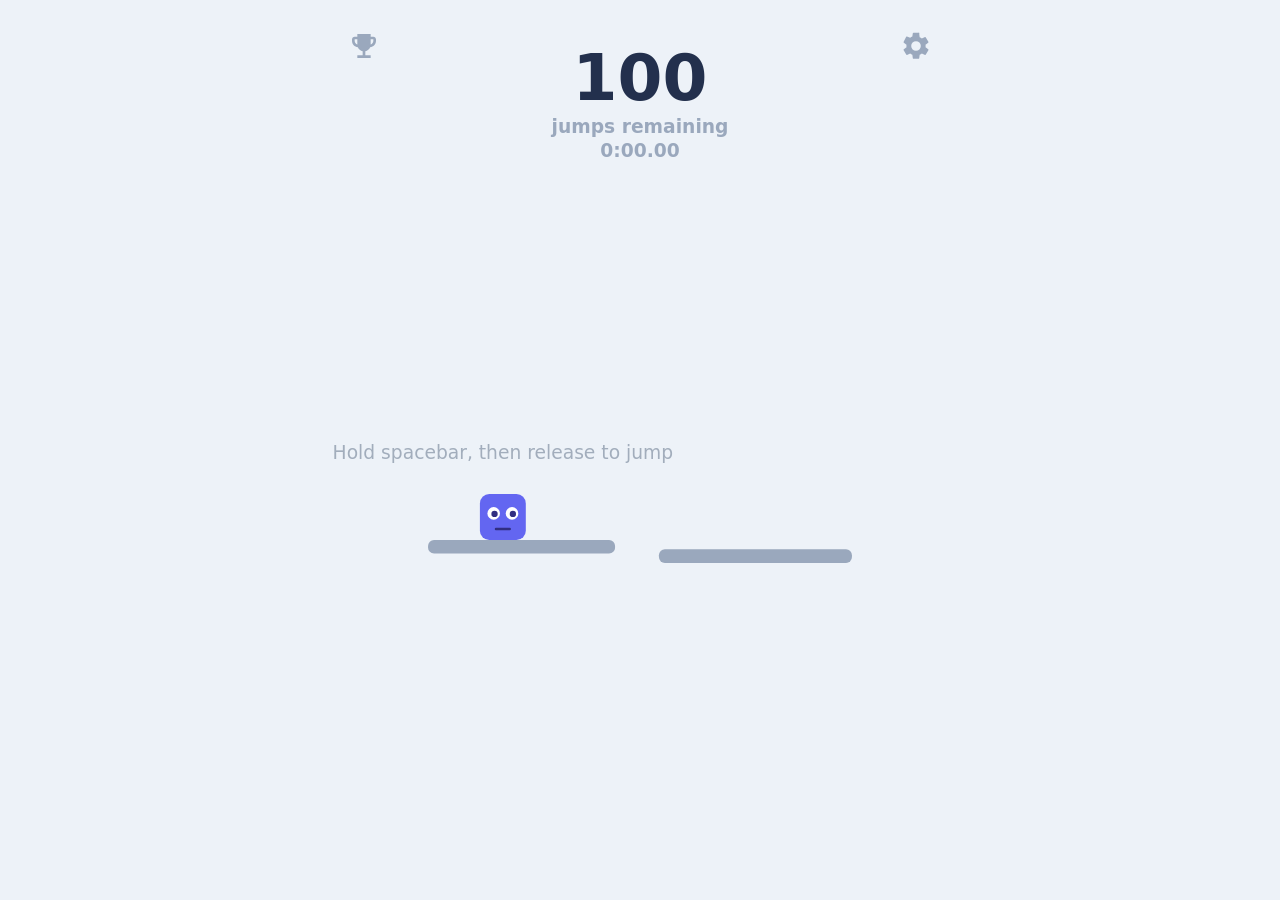
<file: index.html>
<!DOCTYPE html>
<html lang="en">
<head>
    <meta charset="UTF-8">
    <!-- Prevent pinch-zoom and ensure proper mobile scaling -->
    <meta name="viewport" content="width=device-width, initial-scale=1.0, maximum-scale=1.0, user-scalable=no, viewport-fit=cover">
    <style>#leaderboard-btn,#ranked-finish,#leaderboard-overlay{display:none!important}</style>
    <title>100 Jumps</title>
    <link rel="stylesheet" href="leaderboard.css">
    <link rel="stylesheet" href="settings.css">

    <!-- Open Graph -->
    <meta name="description" content="Hold to charge, release to jump. Land on 100 platforms to win — but one miss and it's over. How many attempts will it take you?">
    <meta property="og:title" content="100 Jumps">
    <meta property="og:description" content="Hold to charge, release to jump. Land on 100 platforms to win — but one miss and it's over. How many attempts will it take you?">
    <meta property="og:image" content="https://hundred-jumps-recreation.braveskink19.chatgpt.site/assets/og-image.png">
    <meta property="og:url" content="https://hundred-jumps-recreation.braveskink19.chatgpt.site/">
    <meta property="og:type" content="website">
    <meta property="og:site_name" content="100 Jumps">
    <meta name="twitter:card" content="summary_large_image">
    <meta name="twitter:title" content="100 Jumps">
    <meta name="twitter:description" content="Hold to charge, release to jump. Land on 100 platforms to win — but one miss and it's over. How many attempts will it take you?">
    <meta name="twitter:image" content="https://hundred-jumps-recreation.braveskink19.chatgpt.site/assets/og-image.png">
    <link rel="canonical" href="https://hundred-jumps-recreation.braveskink19.chatgpt.site/">

    <!-- PWA -->
    <link rel="manifest" href="manifest.json">
    <meta name="theme-color" content="#EDF2F8">
    <link rel="icon" href="assets/favicon.ico" sizes="any">

    <!-- iOS Safari full-screen / transparent status bar -->
    <meta name="apple-mobile-web-app-capable" content="yes">
    <meta name="apple-mobile-web-app-status-bar-style" content="black-translucent">
    <meta name="apple-mobile-web-app-title" content="100 Jumps">
    <link rel="apple-touch-icon" href="assets/apple-touch-icon.png">

    <!-- No ad SDK here — it runs in the parent frame for thread isolation -->


    <style>
        * { margin: 0; padding: 0; box-sizing: border-box; touch-action: none; }
        :root { --sat: env(safe-area-inset-top, 0px); }
        html, body {
            width: 100%; height: 100%;
            overflow: hidden;
            background: #EDF2F8;
            font-family: 'SF Pro Display', -apple-system, BlinkMacSystemFont, 'Segoe UI', system-ui, sans-serif;
            /* Disable all touch browser behaviours (scroll, zoom, etc.) */
            touch-action: none;
            -webkit-touch-callout: none;
            -webkit-user-select: none;
            user-select: none;
        }
        /* Game container: covers entire viewport including safe areas (notch, etc.) */
        #wrap {
            position: fixed;
            top: 0; left: 0; right: 0; bottom: 0;
            overflow: hidden;
        }
        canvas { display: block; width: 100%; height: 100%; will-change: transform; }

        /* ── Modal overlay for Game Over / Completion popups ── */
        #modal {
            position: absolute; inset: 0;
            display: flex; align-items: center; justify-content: center;
            z-index: 10;
            opacity: 0;
            transition: opacity 0.3s ease;
            pointer-events: none; /* Hidden by default — clicks pass through */
        }
        #modal.show { opacity: 1; pointer-events: auto; }
        .card {
            background: #fff;
            border-radius: 24px;
            border: 1px solid rgba(99, 102, 241, 0.16);
            padding: 36px 28px 28px;
            text-align: center;
            max-width: 340px; width: 85%;
            box-shadow: 0 28px 60px rgba(15, 23, 42, 0.22), 0 0 0 8px rgba(255,255,255,0.55);
            transform: translateY(16px) scale(0.97);
            transition: transform 0.35s cubic-bezier(0.34, 1.56, 0.64, 1); /* Springy pop-in */
        }
        #modal.show .card { transform: translateY(0) scale(1); }
        .card h2 {
            font-size: 22px; font-weight: 800;
            color: #0f172a; margin-bottom: 14px;
            letter-spacing: -0.5px;
            white-space: nowrap;
        }
        .card p {
            font-size: 22px; color: #64748b;
            font-weight: 600;
            margin-bottom: 24px; line-height: 1.5;
        }
        .btn {
            display: block; width: 100%;
            padding: 14px 0; border: none; border-radius: 14px;
            font-size: 16px; font-weight: 700;
            cursor: pointer; outline: none;
            -webkit-tap-highlight-color: transparent;
            transition: transform 0.1s;
        }
        .btn:active { transform: scale(0.96); }
        .btn-main { background: #6366f1; color: #fff; }
        .btn-ghost { background: transparent; color: #6366f1; margin-top: 4px; }
        .modal-brand {
            font-size: 11px; font-weight: 700; letter-spacing: 0.5px;
            text-transform: uppercase; color: #6366f1;
            margin-bottom: 6px !important; opacity: 0.7;
        }
        .modal-detail {
            font-size: 13px; color: #9AA8BD;
            margin-bottom: 20px !important; line-height: 1.4;
        }
        .modal-detail span {
            display: block; font-variant-numeric: tabular-nums;
        }
        .modal-avatar {
            width: 68px; height: 68px;
            margin: -52px auto 10px;
            display: none;
        }
        .modal-avatar svg {
            width: 100%; height: 100%;
            filter: drop-shadow(0 4px 10px rgba(99,102,241,0.25));
        }

        /* ── One-More-Try (rewarded-ad) overlay ── */
        #omt-overlay {
            position: absolute; inset: 0;
            display: flex; align-items: center; justify-content: center;
            z-index: 30; /* Above #modal (10) and #settings-overlay (20) */
            opacity: 0;
            transition: opacity 0.3s ease;
            pointer-events: none;
        }
        #omt-overlay.show { opacity: 1; pointer-events: auto; }
        #omt-overlay.show .card { transform: translateY(0) scale(1); }
        #omt-overlay .card {
            background: transparent;
            border: none;
            box-shadow: none;
            padding: 32px 28px 24px;
        }

        .omt-ring-wrap {
            position: relative;
            width: 130px; height: 130px;
            margin: 4px auto 22px;
        }
        .omt-ring { width: 100%; height: 100%; transform: rotate(-90deg); }
        .omt-ring-track { fill: none; stroke: #e2e8f0; stroke-width: 8; }
        .omt-ring-progress {
            fill: none; stroke: #6366f1; stroke-width: 8;
            stroke-linecap: round;
            stroke-dasharray: 282.7; /* 2πr, r = 45 */
            stroke-dashoffset: 0;
        }
        .omt-ring-num {
            position: absolute; inset: 0;
            display: flex; align-items: center; justify-content: center;
            font-size: 44px; font-weight: 800;
            color: #0f172a;
            font-variant-numeric: tabular-nums;
            letter-spacing: -1px;
        }
        .dark .omt-ring-track { stroke: #334155; }
        .dark .omt-ring-num { color: #f1f5f9; }

        .btn.omt-revive {
            display: flex; align-items: center; justify-content: center;
            gap: 10px;
        }
        .omt-revive-icon {
            width: 22px; height: 16px;
            color: #fff;
            flex-shrink: 0;
        }

        /* ── Settings cog button ── */
        #settings-btn {
            position: absolute;
            top: max(22px, env(safe-area-inset-top, 0px) + 22px);
            right: max(12px, env(safe-area-inset-right, 0px) + 4px, calc(50% - 300px));
            z-index: 5;
            width: 48px; height: 48px;
            background: none;
            border: none;
            cursor: pointer;
            display: flex; align-items: center; justify-content: center;
            -webkit-tap-highlight-color: transparent;
            transition: transform 0.1s, opacity 0.2s;
        }
        #settings-btn:active { transform: scale(0.88); }
        #settings-btn svg { width: 32px; height: 32px; fill: #9AA8BD; }

        /* ── Settings modal ── */
        #settings-overlay {
            position: absolute; inset: 0;
            display: flex; align-items: center; justify-content: center;
            z-index: 20;
            background: transparent;
            opacity: 0;
            transition: opacity 0.25s ease;
            pointer-events: none;
        }
        #settings-overlay.show { opacity: 1; pointer-events: auto; }
        #settings-overlay .card {
            padding: 28px 24px 20px;
            max-height: calc(100% - 32px);
            overflow-y: auto;
            touch-action: pan-y;
        }
        #settings-overlay.show .card { transform: translateY(0) scale(1); }
        #settings-overlay .card * { touch-action: pan-y; }
        #settings-overlay input.jump-count { touch-action: auto; }
        .jump-count {
            width: 100px; padding: 9px 10px;
            border: 1px solid #cbd5e1; border-radius: 10px;
            background: #f8fafc; color: #334155;
            font-family: inherit; font-size: 16px; font-weight: 700; text-align: center;
            user-select: text; touch-action: auto;
        }
        .jump-count:focus { outline: 2px solid #6366f1; outline-offset: 2px; }
        .jump-count[aria-invalid="true"] { border-color: #ef4444; }
        #settings-overlay .jump-count-help {
            font-size: 12px; font-weight: 500; line-height: 1.45;
            text-align: left; margin: -4px 0 10px;
        }
        #jump-count-error { color: #ef4444; font-size: 12px; text-align: left; }
        #jump-count-error:empty { display: none; }
        .dark .jump-count { background: #111827; color: #f1f5f9; border-color: #475569; }

        .toggle-row {
            display: flex; align-items: center; justify-content: space-between;
            padding: 14px 0;
        }
        .toggle-row + .toggle-row { border-top: 1px solid #f1f5f9; }
        .toggle-label { font-size: 15px; font-weight: 600; color: #334155; }
        .toggle {
            position: relative;
            width: 48px; height: 28px;
            background: #cbd5e1;
            border: none; border-radius: 14px;
            cursor: pointer;
            transition: background 0.2s;
            -webkit-tap-highlight-color: transparent;
            flex-shrink: 0;
        }
        .toggle.on { background: #6366f1; }
        .toggle::after {
            content: '';
            position: absolute;
            top: 3px; left: 3px;
            width: 22px; height: 22px;
            background: #fff;
            border-radius: 50%;
            transition: transform 0.2s;
            box-shadow: 0 1px 3px rgba(0,0,0,0.15);
        }
        .toggle.on::after { transform: translateX(20px); }

        /* ── Volume slider ── */
        .slider-row {
            display: flex; align-items: center; justify-content: space-between;
            padding: 10px 0 14px;
            border-top: 1px solid #f1f5f9;
        }
        .vol-slider {
            -webkit-appearance: none; appearance: none;
            width: 120px; height: 6px;
            background: #e2e8f0; border-radius: 3px; outline: none;
        }
        .vol-slider::-webkit-slider-thumb {
            -webkit-appearance: none; appearance: none;
            width: 22px; height: 22px;
            background: #6366f1; border-radius: 50%;
            cursor: pointer;
            box-shadow: 0 1px 4px rgba(0,0,0,0.15);
        }
        .vol-slider::-moz-range-thumb {
            width: 22px; height: 22px;
            background: #6366f1; border: none; border-radius: 50%;
            cursor: pointer;
            box-shadow: 0 1px 4px rgba(0,0,0,0.15);
        }

        /* ── Stats / Trophy button ── */
        #stats-btn {
            position: absolute;
            top: max(22px, env(safe-area-inset-top, 0px) + 22px);
            left: max(12px, env(safe-area-inset-left, 0px) + 4px, calc(50% - 300px));
            z-index: 5;
            width: 48px; height: 48px;
            background: none;
            border: none;
            cursor: pointer;
            display: flex; align-items: center; justify-content: center;
            -webkit-tap-highlight-color: transparent;
            transition: transform 0.1s, opacity 0.2s;
        }
        #stats-btn:active { transform: scale(0.88); }
        #stats-btn svg { width: 32px; height: 32px; fill: #9AA8BD; }

        /* ── Stats modal ── */
        #stats-overlay {
            position: absolute; inset: 0;
            display: flex; align-items: center; justify-content: center;
            z-index: 20;
            background: transparent;
            opacity: 0;
            transition: opacity 0.25s ease;
            pointer-events: none;
        }
        #stats-overlay.show { opacity: 1; pointer-events: auto; }
        #stats-overlay .card {
            padding: 28px 24px 20px;
            max-width: 320px;
            max-height: 80vh;
            overflow-x: hidden;
            overflow-y: auto;
            -webkit-overflow-scrolling: touch;
            touch-action: pan-y;
        }
        #stats-overlay.show .card { transform: translateY(0) scale(1); }
        #stats-overlay .card * { touch-action: pan-y; }
        .stats-section {
            text-align: left;
            padding: 14px 0;
            border-bottom: 1px solid #f1f5f9;
        }
        .stats-section-title {
            font-size: 11px; font-weight: 700;
            text-transform: uppercase; letter-spacing: 0.5px;
            color: #9AA8BD; margin-bottom: 10px;
            text-align: center;
        }
        .stats-grid {
            display: grid;
            grid-template-columns: 1fr 1fr;
            gap: 8px;
        }
        .stat-item { text-align: center; }
        .stat-value {
            font-size: 22px; font-weight: 800;
            color: #0f172a; letter-spacing: -0.5px;
            font-variant-numeric: tabular-nums;
        }
        .stat-label {
            font-size: 11px; font-weight: 600;
            color: #9AA8BD; margin-top: 2px;
        }
        .trophy-grid {
            display: grid;
            grid-template-columns: repeat(3, 1fr);
            gap: 10px;
        }
        .trophy-item {
            display: flex; flex-direction: column;
            align-items: center; text-align: center;
            padding: 12px 4px;
            border-radius: 12px;
            background: #f8fafc;
            border: 1px solid #e2e8f0;
        }
        .trophy-item.unlocked {
            background: linear-gradient(135deg, #fef9c3, #fef3c7);
            border-color: #fbbf24;
        }
        .trophy-icon { font-size: 24px; margin-bottom: 4px; }
        .trophy-item:not(.unlocked) .trophy-icon { filter: grayscale(1); opacity: 0.3; }
        .trophy-name {
            font-size: 10px; font-weight: 700;
            color: #64748b; line-height: 1.2;
        }
        .trophy-item.unlocked .trophy-name { color: #92400e; }
        .trophy-tooltip {
            position: absolute;
            left: 50%; transform: translateX(-50%);
            bottom: calc(100% + 8px);
            background: #1e293b;
            color: #f8fafc;
            font-size: 11px; font-weight: 600;
            padding: 6px 12px;
            border-radius: 8px;
            white-space: nowrap;
            pointer-events: none;
            opacity: 0;
            transition: opacity 0.15s ease;
            z-index: 30;
        }
        .trophy-tooltip.visible { opacity: 1; }
        .trophy-tooltip::after {
            content: '';
            position: absolute;
            top: 100%; left: 50%;
            transform: translateX(-50%);
            border: 5px solid transparent;
            border-top-color: #1e293b;
        }
        .trophy-item { position: relative; cursor: pointer; -webkit-tap-highlight-color: transparent; }
        .stat-best-sub {
            font-size: 10px; font-weight: 600;
            color: #9AA8BD; margin-top: 1px;
        }

        /* ── Privacy & Terms link ── */
        .legal-row {
            cursor: pointer;
            -webkit-tap-highlight-color: transparent;
        }

        /* ── Level select modal ── */
        #level-select {
            position: absolute; inset: 0;
            display: flex; align-items: center; justify-content: center;
            z-index: 25;
            background: rgba(15, 23, 42, 0.45);
            opacity: 0;
            transition: opacity 0.3s ease;
            pointer-events: none;
        }
        #level-select.show { opacity: 1; pointer-events: auto; }
        #level-select .card {
            padding: 28px 24px 24px;
            max-width: 320px;
            position: relative;
        }
        #level-select.show .card { transform: translateY(0) scale(1); }
        .ls-wrap {
            display: flex; align-items: center; gap: 10px;
        }
        .ls-arrow {
            width: 40px; height: 40px; flex-shrink: 0;
            background: none; border: none; cursor: pointer;
            display: flex; align-items: center; justify-content: center;
            border-radius: 50%;
            transition: background 0.15s, opacity 0.15s;
            -webkit-tap-highlight-color: transparent;
        }
        .ls-arrow:active { background: rgba(99,102,241,0.1); }
        .ls-arrow svg { width: 22px; height: 22px; fill: #6366f1; }
        .ls-arrow:disabled { opacity: 0.2; cursor: default; }
        .ls-arrow:disabled:active { background: none; }
        .ls-card {
            flex: 1; text-align: center;
        }
        .ls-image {
            width: 100%; aspect-ratio: 16/10;
            border-radius: 14px;
            display: flex; align-items: center; justify-content: center;
            position: relative;
            overflow: hidden;
        }
        #ls-char {
            filter: drop-shadow(0 4px 12px rgba(0,0,0,0.2));
        }
        .ls-lock-overlay {
            position: absolute; inset: 0;
            background: rgba(15, 23, 42, 0.65);
            display: flex; flex-direction: column;
            align-items: center; justify-content: center;
            border-radius: 14px;
        }
        .ls-lock-icon {
            font-size: 28px; margin-bottom: 4px;
        }
        .ls-lock-text {
            font-size: 11px; font-weight: 700;
            color: rgba(255,255,255,0.8);
            text-transform: uppercase; letter-spacing: 0.3px;
        }
        .ls-title {
            font-size: 20px; font-weight: 800;
            color: #0f172a; margin-top: 14px;
            letter-spacing: -0.5px;
        }
        .ls-dots {
            display: flex; justify-content: center;
            gap: 6px; margin-top: 16px;
        }
        .ls-dot {
            width: 7px; height: 7px; border-radius: 50%;
            background: #cbd5e1;
            transition: background 0.2s;
        }
        .ls-dot.active { background: #6366f1; }
        #ls-play {
            margin-top: 20px;
        }

        /* ── Dark mode overrides ── */
        body.dark { background: #111827; }
        .dark .card {
            background: #1e293b;
            border-color: rgba(99, 102, 241, 0.25);
            box-shadow: 0 28px 60px rgba(0, 0, 0, 0.5), 0 0 0 8px rgba(30,41,59,0.55);
        }
        .dark .card h2 { color: #f1f5f9; }
        .dark .card p { color: #94a3b8; }
        .dark .modal-detail { color: #64748b; }
        .dark .toggle-label { color: #cbd5e1; }
        .dark .toggle { background: #374151; }
        .dark .toggle.on { background: #6366f1; }
        .dark .toggle::after { background: #cbd5e1; }
        .dark .toggle.on::after { background: #fff; }
        .dark .toggle-row + .toggle-row,
        .dark .slider-row { border-top-color: #334155; }
        .dark .vol-slider { background: #374151; }
        .dark #settings-btn svg,
        .dark #stats-btn svg { fill: #64748b; }
        .dark .stats-section { border-bottom-color: #334155; }
        .dark .stats-section-title { color: #64748b; }
        .dark .stat-value { color: #f1f5f9; }
        .dark .stat-label { color: #64748b; }
        .dark .stat-best-sub { color: #64748b; }
        .dark .trophy-item {
            background: #111827;
            border-color: #334155;
        }
        .dark .trophy-item.unlocked {
            background: linear-gradient(135deg, #422006, #3b1f06);
            border-color: #b45309;
        }
        .dark .trophy-name { color: #94a3b8; }
        .dark .trophy-item.unlocked .trophy-name { color: #fbbf24; }
        .dark .trophy-tooltip {
            background: #f1f5f9;
            color: #0f172a;
        }
        .dark .trophy-tooltip::after { border-top-color: #f1f5f9; }
        .dark .ls-title { color: #f1f5f9; }
        .dark .ls-arrow svg { fill: #818cf8; }
        .dark .ls-arrow:active { background: rgba(129,140,248,0.12); }
        .dark .ls-dot { background: #374151; }
        .dark .ls-dot.active { background: #818cf8; }
        .dark #level-select { background: rgba(0, 0, 0, 0.55); }

        /* ── App Store banner ── */
        #appstore-banner {
            position: absolute;
            bottom: max(12px, env(safe-area-inset-bottom, 0px) + 8px);
            left: 50%; transform: translateX(-50%);
            z-index: 15;
            display: flex; align-items: center; gap: 12px;
            background: #fff;
            border: 1px solid rgba(99, 102, 241, 0.16);
            border-radius: 16px;
            padding: 10px 14px;
            box-shadow: 0 8px 30px rgba(15, 23, 42, 0.15), 0 0 0 4px rgba(255,255,255,0.5);
            max-width: 360px; width: calc(100% - 32px);
            opacity: 0;
            transform: translateX(-50%) translateY(20px);
            transition: opacity 0.35s ease, transform 0.35s cubic-bezier(0.34, 1.56, 0.64, 1);
            pointer-events: none;
        }
        #appstore-banner.show {
            opacity: 1;
            transform: translateX(-50%) translateY(0);
            pointer-events: auto;
        }
        #appstore-banner.hide {
            opacity: 0;
            transform: translateX(-50%) translateY(20px);
            pointer-events: none;
        }
        .ab-icon {
            width: 44px; height: 44px;
            border-radius: 10px;
            flex-shrink: 0;
            object-fit: cover;
            box-shadow: 0 2px 8px rgba(99, 102, 241, 0.3);
        }
        .ab-text { flex: 1; min-width: 0; }
        .ab-title {
            font-size: 13px; font-weight: 700;
            color: #0f172a; line-height: 1.2;
        }
        .ab-sub {
            font-size: 11px; font-weight: 500;
            color: #94a3b8; line-height: 1.3; margin-top: 1px;
        }
        .ab-get {
            display: inline-flex; align-items: center; justify-content: center;
            background: #6366f1; color: #fff;
            font-size: 13px; font-weight: 700;
            padding: 6px 16px;
            border-radius: 100px; border: none;
            text-decoration: none;
            flex-shrink: 0;
            transition: transform 0.1s;
        }
        .ab-get:active { transform: scale(0.94); }
        .ab-buttons {
            display: flex; gap: 6px; flex-shrink: 0;
        }
        .ab-buttons .ab-get {
            padding: 6px 12px; font-size: 11px;
        }
        .ab-close {
            position: absolute;
            top: -8px; right: -8px;
            width: 24px; height: 24px;
            background: #e2e8f0;
            border: 2px solid #fff;
            border-radius: 50%;
            display: flex; align-items: center; justify-content: center;
            cursor: pointer;
            transition: transform 0.1s;
            -webkit-tap-highlight-color: transparent;
        }
        .ab-close:active { transform: scale(0.88); }
        .ab-close svg { width: 10px; height: 10px; fill: #64748b; }
        .dark #appstore-banner {
            background: #1e293b;
            border-color: rgba(99, 102, 241, 0.25);
            box-shadow: 0 8px 30px rgba(0, 0, 0, 0.4), 0 0 0 4px rgba(30,41,59,0.5);
        }
        .dark .ab-title { color: #f1f5f9; }
        .dark .ab-sub { color: #64748b; }
        .dark .ab-close {
            background: #334155;
            border-color: #1e293b;
        }
        .dark .ab-close svg { fill: #94a3b8; }


    </style>


</head>
<body>
<div id="wrap">
    <canvas id="gc"></canvas>
    <button id="leaderboard-btn" aria-label="Leaderboard"><svg viewBox="0 0 24 24" fill="none" stroke="currentColor" stroke-width="2" aria-hidden="true"><path d="M4 20V12h4v8M10 20V4h4v16M16 20V8h4v12"/></svg>Leaderboard</button>
    <div id="leaderboard-overlay" role="dialog" aria-modal="true" aria-labelledby="leaderboard-title" inert>
        <div class="card">
            <div class="lb-heading"><h2 id="leaderboard-title">Leaderboard</h2><button class="lb-refresh" id="leaderboard-refresh">Refresh</button></div>
            <p class="lb-subtitle">Classic · 100 jumps · Fastest finishes</p>
            <div class="lb-columns" aria-hidden="true"><span>#</span><span>Player</span><span>Time</span></div>
            <div id="leaderboard-list" role="list" aria-label="Fastest finishers"></div>
            <div id="leaderboard-status" role="status"></div>
            <p class="lb-rule">The clock starts on your first jump and includes pauses. Finish all 100 jumps with default gameplay rules, then post your name and time.</p>
            <button class="btn btn-main" id="leaderboard-play">Start a new ranked game</button>
            <button class="btn btn-ghost" id="leaderboard-close">Done</button>
        </div>
    </div>
    <button id="settings-btn" aria-label="Settings">
        <svg viewBox="0 0 24 24"><path d="M19.14 12.94c.04-.3.06-.61.06-.94 0-.32-.02-.64-.07-.94l2.03-1.58a.49.49 0 0 0 .12-.61l-1.92-3.32a.49.49 0 0 0-.59-.22l-2.39.96c-.5-.38-1.03-.7-1.62-.94l-.36-2.54A.48.48 0 0 0 13.92 2h-3.84c-.24 0-.43.17-.47.41l-.36 2.54c-.59.24-1.13.57-1.62.94l-2.39-.96a.49.49 0 0 0-.59.22L2.74 8.87a.49.49 0 0 0 .12.61l2.03 1.58c-.05.3-.07.62-.07.94s.02.64.07.94l-2.03 1.58a.49.49 0 0 0-.12.61l1.92 3.32c.12.22.37.29.59.22l2.39-.96c.5.38 1.03.7 1.62.94l.36 2.54c.05.24.24.41.48.41h3.84c.24 0 .44-.17.47-.41l.36-2.54c.59-.24 1.13-.56 1.62-.94l2.39.96c.22.08.47 0 .59-.22l1.92-3.32a.49.49 0 0 0-.12-.61l-2.01-1.58zM12 15.6A3.6 3.6 0 1 1 12 8.4a3.6 3.6 0 0 1 0 7.2z"/></svg>
    </button>
    <button id="stats-btn" aria-label="Stats">
        <svg viewBox="0 0 24 24"><path d="M19 5h-2V3H7v2H5c-1.1 0-2 .9-2 2v1c0 2.55 1.92 4.63 4.39 4.94.63 1.5 1.98 2.63 3.61 2.96V19H7v2h10v-2h-4v-3.1c1.63-.33 2.98-1.46 3.61-2.96C19.08 12.63 21 10.55 21 8V7c0-1.1-.9-2-2-2zM5 8V7h2v3.82C5.84 10.4 5 9.3 5 8zm14 0c0 1.3-.84 2.4-2 2.82V7h2v1z"/></svg>
    </button>
    <div id="appstore-banner">
        <button class="ab-close" id="ab-close" aria-label="Dismiss">
            <svg viewBox="0 0 10 10"><path d="M1.7 1.7L8.3 8.3M8.3 1.7L1.7 8.3" stroke="currentColor" stroke-width="2" stroke-linecap="round" fill="none"/></svg>
        </button>
        <img class="ab-icon" src="assets/icon-192x192.png" alt="100 Jumps" width="44" height="44">
        <div class="ab-text">
            <div class="ab-title" id="ab-title"></div>
            <div class="ab-sub" id="ab-sub"></div>
        </div>
        <span id="ab-cta"></span>
    </div>
    <div id="settings-overlay" role="dialog" aria-modal="true" aria-labelledby="studio-title" inert>
        <div id="studio-shell" data-theme="dark">
            <form id="studio-form" novalidate style="display:flex;flex-direction:column;min-height:0;height:100%">
                <header class="studio-header"><div><div class="studio-eyebrow">100 JUMPS · MAKE IT YOURS</div><h2 id="studio-title">Settings</h2></div><div class="studio-header-meta"><span id="studio-save-state">All changes saved</span><button type="button" id="studio-close" aria-label="Close settings">×</button></div></header>
                <div class="studio-body">
                    <aside class="studio-sidebar"><nav id="studio-navigation" role="tablist" aria-label="Settings sections"></nav><button type="button" class="studio-text-button" id="studio-reset">↺ Restore defaults</button><div class="studio-sidebar-foot"><strong>100 JUMPS</strong><br>Saved on this device.</div></aside>
                    <main id="studio-panels"></main>
                </div>
                <footer class="studio-footer"><div class="studio-footer-meta"><span id="studio-rule-status">Ranked compatible</span><p id="studio-save-hint">Your preferences are saved on this device.</p></div><div class="studio-footer-actions"><button type="button" id="studio-cancel" class="studio-secondary">Cancel</button><button type="submit" id="settings-done" class="studio-primary">Done</button></div></footer>
            </form>
        </div>
    </div>
    <div id="stats-overlay">
        <div class="card">
            <h2 id="stats-title" style="margin-bottom:20px">Stats</h2>
            <div class="stats-section" id="stats-run-section" style="display:none">
                <div class="stats-section-title">Since last win</div>
                <div class="stats-grid">
                    <div class="stat-item"><div class="stat-value" id="stat-cr-attempts">0</div><div class="stat-label">Attempts</div></div>
                    <div class="stat-item" id="stat-cr-best-wrap"><div class="stat-value" id="stat-cr-best">–</div><div class="stat-label">Best</div></div>
                </div>
            </div>
            <div class="stats-section">
                <div class="stats-section-title">All-time</div>
                <div class="stats-grid">
                    <div class="stat-item"><div class="stat-value" id="stat-at-attempts">0</div><div class="stat-label">Attempts</div></div>
                    <div class="stat-item" id="stat-at-best-wrap"><div class="stat-value" id="stat-at-best">–</div><div class="stat-label">Best</div></div>
                </div>
            </div>
            <div class="stats-section" style="border-bottom:none;padding-bottom:0">
                <div class="stats-section-title">Trophies</div>
                <div class="trophy-grid" id="trophy-grid"></div>
            </div>
            <button class="btn btn-main" id="stats-done" style="margin-top:18px">Done</button>
        </div>
    </div>
    <div id="level-select">
        <div class="card">
            <div class="ls-wrap">
                <button class="ls-arrow" id="ls-prev" aria-label="Previous level">
                    <svg viewBox="0 0 24 24"><path d="M15.41 7.41 14 6l-6 6 6 6 1.41-1.41L10.83 12z"/></svg>
                </button>
                <div class="ls-card">
                    <div class="ls-image" id="ls-image">
                        <svg id="ls-char" viewBox="0 0 60 60" width="80" height="80">
                            <rect width="60" height="60" rx="12" id="ls-char-body"/>
                            <circle cx="18" cy="25" r="8" fill="#fff"/>
                            <circle cx="42" cy="25" r="8" fill="#fff"/>
                            <circle cx="15" cy="25" r="4" fill="#312e81" id="ls-pupil-l"/>
                            <circle cx="39" cy="25" r="4" fill="#312e81" id="ls-pupil-r"/>
                            <path d="M22 42 Q30 42 38 42" stroke="#312e81" stroke-width="2.5" fill="none" stroke-linecap="round"/>
                        </svg>
                        <div class="ls-lock-overlay" id="ls-lock" style="display:none">
                            <div class="ls-lock-icon">🔒</div>
                            <div class="ls-lock-text">Beat Classic to unlock</div>
                        </div>
                    </div>
                    <div class="ls-title" id="ls-title">100 Jumps</div>
                </div>
                <button class="ls-arrow" id="ls-next" aria-label="Next level">
                    <svg viewBox="0 0 24 24"><path d="M8.59 16.59 10 18l6-6-6-6-1.41 1.41L13.17 12z"/></svg>
                </button>
            </div>
            <div class="ls-dots" id="ls-dots"></div>
            <button class="btn btn-main" id="ls-play" style="margin-top:20px">Play Now</button>
        </div>
    </div>
    <div id="modal">
        <div class="card">
            <div class="modal-avatar" id="modal-avatar">
                <svg viewBox="0 0 60 60">
                    <rect id="av-body" width="60" height="60" rx="12" fill="#6366f1"/>
                    <circle cx="18" cy="25" r="8" fill="#fff"/>
                    <circle cx="42" cy="25" r="8" fill="#fff"/>
                    <circle id="av-pupil-l" cx="18" cy="25" r="4" fill="#312e81"/>
                    <circle id="av-pupil-r" cx="42" cy="25" r="4" fill="#312e81"/>
                    <path id="av-mouth" d="M22 42 Q30 42 38 42" stroke="#312e81" stroke-width="2.5" fill="none" stroke-linecap="round"/>
                </svg>
            </div>
            <p id="mbrand" class="modal-brand"></p>
            <h2 id="mt"></h2>
            <p id="ms"></p>
            <p id="mdetail" class="modal-detail"></p>
            <section id="ranked-finish" hidden>
                <p id="ranked-finish-status" role="status"></p>
                <form id="ranked-name-fields" hidden>
                    <label for="leaderboard-name">Display name</label>
                    <input id="leaderboard-name" name="displayName" type="text" maxlength="24" autocomplete="nickname" placeholder="Your name" required>
                    <button class="btn btn-main" id="ranked-submit" type="submit">Post my time</button>
                </form>
            </section>
            <button class="btn btn-main" id="mb"></button>
            <button class="btn btn-ghost" id="mb-levels" style="display:none">Change Level</button>
        </div>
    </div>
    <div id="omt-overlay">
        <div class="card">
            <div class="omt-ring-wrap">
                <svg class="omt-ring" viewBox="0 0 100 100" aria-hidden="true">
                    <circle class="omt-ring-track" cx="50" cy="50" r="45"/>
                    <circle class="omt-ring-progress" id="omt-ring-progress" cx="50" cy="50" r="45"/>
                </svg>
                <div class="omt-ring-num" id="omt-num">5</div>
            </div>
            <button class="btn btn-main omt-revive" id="omt-watch">
                <svg class="omt-revive-icon" viewBox="0 0 24 18" aria-hidden="true">
                    <rect x="1" y="2" width="18" height="14" rx="3" ry="3" fill="currentColor"/>
                    <path d="M16 9 L23 4 L23 14 Z" fill="currentColor"/>
                    <path d="M8.5 5.5 L14 9 L8.5 12.5 Z" fill="#6366f1"/>
                </svg>
                <span>Watch ad to revive</span>
            </button>
            <button class="btn btn-ghost" id="omt-no">No thanks</button>
        </div>
    </div>
</div>
<script src="settings-model.js"></script>
<script src="settings-ui.js"></script>
<script src="leaderboard.js"></script>
<script>ranking.api=function(){return Promise.reject(new Error("offline"));};</script>
<script>

/* ════════════════════════════════════════════════════════
   ANALYTICS — Lightweight GA4 wrapper (gtag.js)
   ════════════════════════════════════════════════════════ */
var analyticsEnabled = true;

function safeTrack(eventName, params) {
    try {
        if (!analyticsEnabled || typeof gtag !== 'function') return;
        var clean = {};
        for (var k in params) {
            if (params[k] !== undefined && params[k] !== null) clean[k] = params[k];
        }
        gtag('event', eventName, clean);
    } catch (_) {}
}

function getRetention() {
    var key = '100j_first_play';
    var today = new Date().toISOString().slice(0, 10);
    var first = localStorage.getItem(key);
    if (!first) { first = today; try { localStorage.setItem(key, today); } catch (_) {} }
    var ms = new Date(today) - new Date(first);
    return { first_play_date: first, days_since_first_play: Math.round(ms / 86400000) };
}

function trackGameStart(seed, attemptNumber, startingLives) {
    var r = getRetention();
    safeTrack('game_start', { run_seed: seed, attempt_number: attemptNumber, starting_lives: startingLives, first_play_date: r.first_play_date, days_since_first_play: r.days_since_first_play });
}

function trackJumpFail(jumpNumber, remainingJumps, hadLifeAvailable, livesLeft, runTimeSec, attemptNumber) {
    safeTrack('jump_fail', { jump_number: jumpNumber, remaining_jumps: remainingJumps, had_life_available: hadLifeAvailable, lives_left: livesLeft, run_time_sec: runTimeSec, attempt_number: attemptNumber });
}

function trackGameEnd(score, outcome, attemptNumber, runTimeSec, livesLeft, maxPerfectStreak, totalPerfects, totalLivesGained) {
    safeTrack('game_end', { score: score, outcome: outcome, attempt_number: attemptNumber, run_time_sec: runTimeSec, lives_left: livesLeft, max_perfect_streak: maxPerfectStreak, total_perfects: totalPerfects, total_lives_gained: totalLivesGained });
}

function trackAchievementUnlock(achievementId) {
    safeTrack('achievement_unlock', { achievement_id: achievementId });
}

/*
 * ════════════════════════════════════════════════════════════════
 *  100 JUMPS — A single-file mobile platformer game
 * ════════════════════════════════════════════════════════════════
 *
 *  HOW THE GAME WORKS:
 *  - The player stands on a platform and must jump to the next one.
 *  - Hold the screen to charge jump power, release to jump.
 *  - Longer hold = further/higher jump. It's all about timing.
 *  - Score counts down from 100. Reaching 0 = you win!
 *  - Landing in the center of a platform = "PERFECT".
 *  - 3 perfects in a row = earn 1 extra life.
 *  - Lives save you from a missed jump (respawn on previous platform).
 *
 *  HOW THE CODE IS STRUCTURED:
 *  1. THEME / PHYSICS / GENERATION / GAMEPLAY — All tunable constants
 *  2. State variables — Everything that changes at runtime
 *  3. Setup — init(), resize(), platform generation
 *  4. Update — Physics, collision detection, camera movement
 *  5. Render — Drawing background, platforms, character, UI
 *  6. Overlays — Game over and win popups (HTML/CSS modal)
 *  7. Effects — Floating text messages and ring pulse
 *  8. Input — Touch and mouse handlers
 *  9. Utilities — Math helpers and rounded-rect drawing
 *  10. Game loop — requestAnimationFrame loop
 *
 *  COORDINATE SYSTEM:
 *  - All positions are in screen pixels, scaled by S (= screenWidth / 400).
 *  - S is the universal scale factor. A value of "50" in config means
 *    50 "design units" which get multiplied by S for actual pixels.
 *  - The world scrolls horizontally. cam.x is the left edge of the
 *    visible area in world coordinates. To draw something at world
 *    position wx, draw it at (wx - cam.x) on screen.
 *  - Y-axis points DOWN (standard canvas). Higher y = lower on screen.
 *
 *  GAME STATES:
 *  'idle'     — Standing on a platform, waiting for input
 *  'charging' — Holding down, power bar filling up
 *  'jumping'  — In the air after releasing, physics active
 *  'falling'  — Overshot the next platform, falling to death
 *  'landed'   — Brief pause after landing before camera moves (GAMEPLAY.landPause)
 *  'panning'  — Camera sliding to frame the next platform after landing
 *  'gameover' — Dead, showing game over overlay
 */

/* ════════════════════════════════════════════════════════
   CONFIGURATION — Edit these to customise look and feel
   ════════════════════════════════════════════════════════ */
const THEME = {
    background: '#EDF2F8',

    /*
     * CHARACTER — The player square with eyes.
     * To swap for a sprite: change drawCharacter() to use ctx.drawImage()
     * and load your sprite sheet. The width/height here control the
     * collision box size regardless of how you draw it.
     */
    character: {
        width: 27, height: 27,   // Collision box in design units
        color: '#6366f1',        // Body fill (indigo)
        eyeWhite: '#ffffff',
        pupil: '#312e81',
    },

    /*
     * PLATFORM — Flat ledge style.
     * To swap art: change drawPlatform(). Each platform object has
     * { x, y, w } in world-pixel coords. y is the TOP surface.
     */
    platform: {
        height: 8,                        // Thickness in design units
        color: '#9AA8BD',                 // Slab fill color (muted slate blue-gray)
        startWidth: 110,                  // First platform is wider for safety
    },

    /*
     * UI COLORS — Used for score text, floating messages, etc.
     */
    ui: {
        scoreColor: '#23304D',                    // Main score number
        dimColor: '#9AA8BD',                      // Subtitle/secondary text
        perfectColor: '#24C78B',                  // "PERFECT!" text and streak dots
        lifeColor: '#FF5B78',                     // Hearts and "+1 LIFE" text
        streakInactive: '#B7DEC9',                // Inactive streak ring dots
        hintColor: 'rgba(100,116,139,0.55)',      // First-time hint text
    },
};

const THEME_LIGHT = {
    background: '#EDF2F8',
    platform: { color: '#9AA8BD' },
    ui: {
        scoreColor: '#23304D',
        dimColor: '#9AA8BD',
        perfectColor: '#24C78B',
        lifeColor: '#FF5B78',
        streakInactive: '#B7DEC9',
        hintColor: 'rgba(100,116,139,0.55)',
    },
};

const THEME_DARK = {
    background: '#111827',
    platform: { color: '#4b5563' },
    ui: {
        scoreColor: '#e2e8f0',
        dimColor: '#64748b',
        perfectColor: '#34d399',
        lifeColor: '#fb7185',
        streakInactive: '#2d4a3e',
        hintColor: 'rgba(148,163,184,0.5)',
    },
};

function applyTheme(dark) {
    var src = dark ? THEME_DARK : THEME_LIGHT;
    var custom = settings || { darkMode: dark, palette: {} };
    var colors = GameSettings.colors(Object.assign({},custom,{darkMode:dark}), LEVELS[activeLevel].color);
    THEME.background = colors.background;
    THEME.platform.color = colors.platform;
    THEME.character.color = colors.character;
    THEME.character.eyeWhite = colors.eyeWhite;
    THEME.character.pupil = colors.pupil;
    THEME.ui.scoreColor = colors.score;
    THEME.ui.dimColor = colors.secondary;
    THEME.ui.perfectColor = colors.perfect;
    THEME.ui.lifeColor = colors.life;
    THEME.ui.streakInactive = colors.streak;
    THEME.ui.hintColor = custom.palette.hint || src.ui.hintColor;
    document.body.classList.toggle('dark', dark);
    document.body.style.background = colors.background;
    document.documentElement.style.setProperty('--game-accent',colors.accent);
    var rgb=colors.accent.slice(1).match(/../g).map(function(v){return parseInt(v,16);});
    document.documentElement.style.setProperty('--game-accent-ink',rgb[0]*.299+rgb[1]*.587+rgb[2]*.114>165?'#111827':'#ffffff');
    var tc = document.querySelector('meta[name="theme-color"]');
    if (tc) tc.setAttribute('content', colors.background);
    if (window.parent && window.parent !== window) window.parent.postMessage({channel:'game-theme',dark:dark,background:colors.background},'*');
}

function applyRuntimeSettings() {
    PHYSICS.gravity=2256*settings.gravityScale;
    PHYSICS.maxVX=594*settings.speedScale;
    PHYSICS.maxVY=1069*settings.jumpScale;
    PHYSICS.minVY=250*settings.minJumpScale;
    PHYSICS.chargeTime=settings.chargeTime;
    PHYSICS.minPower=settings.minPower;
    THEME.character.width=THEME.character.height=settings.characterSize;
    THEME.character.radius=settings.characterRadius;
    THEME.character.eyeSize=settings.eyeSize;
    THEME.platform.height=settings.platformHeight;
    THEME.platform.radius=settings.platformRadius;
    THEME.platform.startWidth=settings.startWidth;
    if (settings.goalMode !== 'mystery') GAMEPLAY.totalJumps=settings.totalJumps;
    GAMEPLAY.perfectZone=settings.perfectZone;
    GAMEPLAY.perfectsForLife=settings.perfectsForLife;
    GAMEPLAY.landPause=settings.landPause;
    applyTheme(settings.darkMode);
}

/*
 * PHYSICS — Controls how the jump feels.
 *
 * Jump velocity is calculated as:
 *   vx = power * maxVX * S        (horizontal speed)
 *   vy = -(minVY + power * (maxVY - minVY)) * S  (upward speed, negative = up)
 *
 * Where power is 0→1 based on how long you hold.
 * Gravity pulls the character down each frame: vy += gravity * S * dt
 *
 * Higher gravity = snappier/faster arcs.
 * Higher maxVY = taller arcs. Higher maxVX = longer jumps.
 */
const PHYSICS = {
    gravity: 2256,       // Downward acceleration (design units/s²)
    maxVX: 594,          // Max horizontal velocity at full power
    maxVY: 1069,         // Maximum upward velocity (full charge)
    minVY: 250,          // Minimum upward velocity (tiny tap)
    chargeTime: 1.1,     // Seconds to reach full power
    minPower: 0.07,      // Floor value so even a tap gives a small jump
};

/*
 * GENERATION — Difficulty curve for platform placement.
 *
 * Instead of flat random ranges, getDifficulty(jumpN) returns generation
 * parameters that scale with jump number. Six tiers blend smoothly:
 *   1–10  very easy   |  11–25 easy   |  26–45 medium
 *   46–70 hard        |  71–90 very hard  |  91–101 peak
 *
 * "Confidence traps" occasionally appear: 2–3 easy jumps then one hard one.
 */
const GENERATION = {
    minY: 0.38,
    maxY: 0.72,
};

const DIFFICULTY_TIERS = [
    //  upTo  minGap maxGap  minDY maxDY  platMin platMax
    {   n: 5,   minGap: 20, maxGap:  40, minDY:  -5, maxDY:  8, platMin: 100, platMax: 120 },
    {   n: 10,  minGap: 35, maxGap:  70, minDY: -15, maxDY: 20, platMin: 85, platMax: 110 },
    {   n: 25,  minGap: 40, maxGap:  95, minDY: -25, maxDY: 30, platMin: 72, platMax: 105 },
    {   n: 45,  minGap: 42, maxGap: 120, minDY: -40, maxDY: 40, platMin: 58, platMax:  95 },
    {   n: 70,  minGap: 48, maxGap: 152, minDY: -52, maxDY: 46, platMin: 46, platMax:  80 },
    {   n: 90,  minGap: 52, maxGap: 170, minDY: -58, maxDY: 50, platMin: 40, platMax:  70 },
    // ── Epic finale ──
    {   n: 95,  minGap: 58, maxGap: 182, minDY: -62, maxDY: 54, platMin: 36, platMax:  58 },
    {   n: 98,  minGap: 62, maxGap: 196, minDY: -66, maxDY: 58, platMin: 30, platMax:  48 },
    // ── Final jump: tiny-to-tiny at near-max distance ──
    {   n: 100, minGap: 185, maxGap: 205, minDY: -10, maxDY: 20, platMin: 26, platMax: 32 },
    {   n: 101, minGap: 185, maxGap: 205, minDY: -10, maxDY: 20, platMin: 26, platMax: 32 },
];

function lerpVal(a, b, t) { return a + (b - a) * t; }

function getDifficulty(jumpN) {
    var tiers = LEVELS[activeLevel].tiers;
    let prev = tiers[0];
    for (let i = 0; i < tiers.length; i++) {
        const tier = tiers[i];
        if (jumpN <= tier.n) {
            const prevN = i === 0 ? 0 : tiers[i - 1].n;
            const t = (jumpN - prevN) / (tier.n - prevN);
            prev = i === 0 ? tier : tiers[i - 1];
            return {
                minGap:  lerpVal(prev.minGap,  tier.minGap,  t),
                maxGap:  lerpVal(prev.maxGap,  tier.maxGap,  t),
                minDY:   lerpVal(prev.minDY,   tier.minDY,   t),
                maxDY:   lerpVal(prev.maxDY,   tier.maxDY,   t),
                platMin: lerpVal(prev.platMin, tier.platMin, t),
                platMax: lerpVal(prev.platMax, tier.platMax, t),
            };
        }
    }
    const last = tiers[tiers.length - 1];
    return { minGap: last.minGap, maxGap: last.maxGap, minDY: last.minDY,
             maxDY: last.maxDY, platMin: last.platMin, platMax: last.platMax };
}

/**
 * Confidence trap: every so often, after a few easy jumps, insert one
 * notably harder jump. Returns true if jumpN should be a trap.
 */
function isConfidenceTrap(jumpN) {
    if (!settings.confidenceTraps || LEVELS[activeLevel].id !== 'classic') return false;
    if (jumpN < 20) return false;
    if (jumpN > 90) return false;
    const cycle = ((jumpN - 20) % 11);
    return cycle === 7;
}

/*
 * GAMEPLAY — Core game rules.
 */
const GAMEPLAY = {
    totalJumps: 100,    // Jumps needed to "complete" the game
    perfectZone: 0.2,  // Center 20% of platform width counts as perfect landing
    perfectsForLife: 3, // Consecutive perfects needed to earn an extra life
    cameraPanMin: 0.75,  // Fastest camera pan (short hops)
    cameraPanMax: 0.95,  // Slowest camera pan (long leaps)
    landPause: 0,   // Seconds to pause on landing before camera starts panning
};

/* ════════════════════════════════════════════════════════
   LEVELS — Selectable difficulty modes
   ════════════════════════════════════════════════════════ */
const EXTREME_TIERS = [
    {   n: 5,   minGap: 50, maxGap: 160, minDY: -55, maxDY: 48, platMin: 38, platMax: 65 },
    {   n: 25,  minGap: 52, maxGap: 170, minDY: -58, maxDY: 50, platMin: 36, platMax: 60 },
    {   n: 50,  minGap: 55, maxGap: 178, minDY: -60, maxDY: 52, platMin: 34, platMax: 55 },
    {   n: 75,  minGap: 58, maxGap: 185, minDY: -62, maxDY: 54, platMin: 32, platMax: 50 },
    {   n: 90,  minGap: 60, maxGap: 192, minDY: -64, maxDY: 56, platMin: 30, platMax: 46 },
    {   n: 95,  minGap: 62, maxGap: 196, minDY: -66, maxDY: 58, platMin: 28, platMax: 42 },
    {   n: 98,  minGap: 65, maxGap: 200, minDY: -68, maxDY: 60, platMin: 26, platMax: 38 },
    {   n: 100, minGap: 190, maxGap: 210, minDY: -10, maxDY: 20, platMin: 24, platMax: 30 },
    {   n: 101, minGap: 190, maxGap: 210, minDY: -10, maxDY: 20, platMin: 24, platMax: 30 },
];

var LEVELS = [
    {
        id: 'classic',
        name: '100 Jumps',
        desc: 'The original. Platforms get smaller and further apart.',
        color: '#6366f1',
        tiers: DIFFICULTY_TIERS,
        statsKey: '100j_stats',
        attemptsKey: '100j_attempts',
    },
    {
        id: 'extreme',
        name: 'Extreme',
        desc: 'Max difficulty from the very first jump.',
        color: '#ef4444',
        tiers: EXTREME_TIERS,
        statsKey: '100j_stats_extreme',
        attemptsKey: '100j_attempts_extreme',
        requiresTrophy: 'beatGame',
    },
];
var activeLevel = 0;
try {
    var _al = parseInt(localStorage.getItem('100j_last_level'), 10);
    if (_al >= 0 && _al < LEVELS.length) activeLevel = _al;
} catch (_) {}

/* ════════════════════════════════════════════════════════
   SETTINGS — Persisted user preferences
   ════════════════════════════════════════════════════════ */
var _darkMQ = window.matchMedia('(prefers-color-scheme: dark)');
var storedSettings = null;
try { storedSettings = JSON.parse(localStorage.getItem('100j_settings')); } catch (_) {}
var settings = GameSettings.normalize(storedSettings, _darkMQ.matches);
applyRuntimeSettings();
_darkMQ.addEventListener('change', function (e) {
    settings.darkMode = e.matches;
    applyTheme(settings.darkMode);
    saveSettings();
    if (typeof syncToggles === 'function') syncToggles();
});
function saveSettings() {
    try { localStorage.setItem('100j_settings', JSON.stringify(settings)); } catch (_) {}
}

/* ════════════════════════════════════════════════════════
   ATTEMPTS — Persisted attempt counters
   ════════════════════════════════════════════════════════ */
var attempts = { active: 0, total: 0 };
function goalStorageKey(key) {
    return key + (settings.goalMode === 'mystery' ? '_mystery' : (GAMEPLAY.totalJumps === 100 ? '' : '_goal_' + GAMEPLAY.totalJumps)) + GameSettings.statsSuffix(settings);
}
function loadAttempts(key) {
    key = goalStorageKey(key);
    attempts = { active: 0, total: 0 };
    try {
        var _a = JSON.parse(localStorage.getItem(key));
        if (_a) { attempts.active = _a.active || 0; attempts.total = _a.total || 0; }
    } catch (_) {}
}
loadAttempts('100j_attempts');
function saveAttempts() {
    try { localStorage.setItem(goalStorageKey(LEVELS[activeLevel].attemptsKey), JSON.stringify(attempts)); } catch (_) {}
}

/* ════════════════════════════════════════════════════════
   STATS & ACHIEVEMENTS — Persisted tracking
   ════════════════════════════════════════════════════════ */
var TROPHIES = [
    { id: 'firstSteps', name: 'First Steps', desc: 'Land your first jump', icon: '👟' },
    { id: 'bullseye', name: 'Bullseye', desc: 'Land your first PERFECT', icon: '🎯' },
    { id: 'onARoll', name: 'On a Roll', desc: 'Reach 50 remaining', icon: '🔥' },
    { id: 'triplePerfect', name: 'Triple Perfect', desc: 'Land 3 PERFECTs in a row', icon: '✨' },
    { id: 'tenPerfects', name: 'Locked In', desc: 'Land 10 PERFECTs in a row', icon: '🌟' },
    { id: 'beatGame', name: 'Champion', desc: 'Beat 100 JUMPS', icon: '🏆' },
    { id: 'cleanFinish', name: 'Clean Finish', desc: 'PERFECT the final jump to 0', icon: '💎' },
    { id: 'perfectFinish', name: 'Perfect Finish', desc: 'PERFECT the last 5 jumps', icon: '👑' },
    { id: 'steadyHands', name: 'Steady Hands', desc: 'Beat in ≤100 attempts', icon: '🧘' },
    { id: 'underPressure', name: 'Under Pressure', desc: 'Beat in ≤20 attempts', icon: '⚡' },
    { id: 'fullSend', name: 'Full Send', desc: 'Launch at maximum power', icon: '💨' },
    { id: 'untouchable', name: 'Untouchable', desc: 'Beat without a single miss', icon: '🛡️' },
];

var gameStats = {
    allTime: { bestScore: 0, bestAttempts: 0, jumpsAttempted: 0, successfulLands: 0, wins: 0 },
    currentRun: { bestScore: 0, jumpsAttempted: 0, successfulLands: 0 },
    achievements: {},
};
function loadGameStats(key) {
    key = goalStorageKey(key);
    gameStats = {
        allTime: { bestScore: 0, bestAttempts: 0, jumpsAttempted: 0, successfulLands: 0, wins: 0 },
        currentRun: { bestScore: 0, jumpsAttempted: 0, successfulLands: 0 },
        achievements: {},
    };
    try {
        var _gs = JSON.parse(localStorage.getItem(key));
        if (_gs) {
            if (_gs.allTime) {
                gameStats.allTime.bestScore = _gs.allTime.bestScore || 0;
                gameStats.allTime.bestAttempts = _gs.allTime.bestAttempts || 0;
                gameStats.allTime.jumpsAttempted = _gs.allTime.jumpsAttempted || 0;
                gameStats.allTime.successfulLands = _gs.allTime.successfulLands || 0;
                gameStats.allTime.wins = _gs.allTime.wins || 0;
            }
            if (_gs.currentRun) {
                gameStats.currentRun.bestScore = _gs.currentRun.bestScore || 0;
                gameStats.currentRun.jumpsAttempted = _gs.currentRun.jumpsAttempted || 0;
                gameStats.currentRun.successfulLands = _gs.currentRun.successfulLands || 0;
            }
            if (_gs.achievements) gameStats.achievements = _gs.achievements;
        }
    } catch (_) {}
}
loadGameStats('100j_stats');
function saveGameStats() {
    try { localStorage.setItem(goalStorageKey(LEVELS[activeLevel].statsKey), JSON.stringify(gameStats)); } catch (_) {}
}

function isLevelUnlocked(lvl) {
    if (!lvl.requiresTrophy) return true;
    try {
        var cs = JSON.parse(localStorage.getItem(goalStorageKey('100j_stats')));
        return cs && cs.achievements && !!cs.achievements[lvl.requiresTrophy];
    } catch (_) { return false; }
}

function loadLevelStats(levelIdx) {
    activeLevel = levelIdx;
    try { localStorage.setItem('100j_last_level', String(levelIdx)); } catch (_) {}
    loadGameStats(LEVELS[levelIdx].statsKey);
    loadAttempts(LEVELS[levelIdx].attemptsKey);
}

function unlockAchievement(id) {
    if (gameStats.achievements[id]) return;
    gameStats.achievements[id] = true;
    saveGameStats();
    trackAchievementUnlock(id);
}

/* ════════════════════════════════════════════════════════
   INTERNAL STATE — Runtime variables (reset by init())
   ════════════════════════════════════════════════════════ */
const cv = document.getElementById('gc');   // Canvas element
const ctx = cv.getContext('2d');             // 2D drawing context
const modal = document.getElementById('modal');
const mTitle = document.getElementById('mt');
const mSub = document.getElementById('ms');
const mBtn = document.getElementById('mb');
const mBrand = document.getElementById('mbrand');
const mDetail = document.getElementById('mdetail');
const mAvatar = document.getElementById('modal-avatar');
const mAvatarMouth = document.getElementById('av-mouth');
const mAvatarPupilL = document.getElementById('av-pupil-l');
const mAvatarPupilR = document.getElementById('av-pupil-r');

function setAvatarFace(mood) {
    if (mood === 'happy') {
        mAvatarPupilL.setAttribute('cx', '19.5'); mAvatarPupilL.setAttribute('cy', '24');
        mAvatarPupilR.setAttribute('cx', '43.5'); mAvatarPupilR.setAttribute('cy', '24');
        mAvatarMouth.setAttribute('d', 'M17 39 Q30 52 43 39');
    } else {
        mAvatarPupilL.setAttribute('cx', '17'); mAvatarPupilL.setAttribute('cy', '27');
        mAvatarPupilR.setAttribute('cx', '41'); mAvatarPupilR.setAttribute('cy', '27');
        mAvatarMouth.setAttribute('d', 'M22 44 Q30 39 38 44');
    }
}

let W, H, S;        // W = canvas width (px), H = canvas height (px), S = scale factor (W/400)
let safeTop = 0;     // Safe area inset top (px) — accounts for iPhone notch in PWA mode
let fonts = {};      // Cached font strings, rebuilt on resize

let state;           // Current game state string: 'idle', 'charging', 'jumping', 'falling', 'panning', 'gameover'
let player;          // { x, y, vx, vy, platIdx } — position/velocity in world pixels, platIdx = current platform index
let platforms;       // Array of { x, y, w } — all generated platforms in world coordinates
let cam;             // { x, target, start, progress } — camera horizontal offset and pan animation state
let power;           // 0→1 charge level while holding
let streak;          // Current consecutive perfect landing count (resets on life gain for HUD dots)
let achieveStreak;   // Unbroken consecutive perfects (never resets on life gain, used for achievements)
let lives;           // Extra lives earned from perfects (each saves you from one fall)
let completed;       // true once the player reaches 0 jumps remaining
let firstJump;       // true until the player completes their first jump (used to show hint text)
let score;           // { remaining: N } — countdown from 100 to 0
let floats;          // Array of floating text messages ("PERFECT!", "+1 LIFE", etc.)
let ringPulse;       // Active ring pulse effect { x, y, color, age, dur, maxR }
let landTimer;       // Countdown timer for the brief pause after landing before camera pans
let fadeOutIdx;      // Index of the platform animating out after landing (-1 = none)
const hasKeyboard = window.matchMedia('(hover: hover) and (pointer: fine)').matches; // Desktop with keyboard
let lastTS;          // Timestamp of the previous animation frame (for calculating delta time)
let missedJump;      // true if player fell off screen this game (for Untouchable)
let allPerfect;      // Running count of consecutive perfect forward landings (for Perfect Finish)
let newHighScore;    // true if this run set a new all-time best score
let runSeed;         // Random identifier for this run (analytics)
let runStartTime;    // Timestamp when this run began (analytics)
let maxStreak;       // Highest consecutive-perfect streak this run (analytics)
let totalPerfects;   // Total perfect landings this run (analytics)
let totalLivesGained; // Total extra lives earned this run (analytics)
let hudFadeAlpha;    // 1→0 fade for HUD on game over
let winHudMode;      // true while congratulations modal is open (hides score, keeps hearts/streak)
let smileTimer;      // >0 when character should show a smile (after perfect landing)
let wowTimer;        // >0 when character should show an 😮 face (close-edge landing)
let wowEdgeDir;      // -1 = near left edge, +1 = near right edge
let nearMissShake;   // >0 triggers a damped wobble on close-edge landings
let inputBuffer;     // true while a press is buffered during a jump, waiting for landing
let oneMoreTryUsed;  // true once the player has been offered / consumed the rewarded continue this run

/** getY(p) — Returns the Y position of a platform. */
function getY(p) {
    return p.y;
}

/* ════════════════════════════════════════════════════════
   SOUND — Web Audio API synthesized effects
   ════════════════════════════════════════════════════════
   Uses the 'ambient' audio session category so sounds layer
   on top of podcasts / background music on mobile instead
   of interrupting them (same approach as most casual games).
   All sounds are generated with oscillators — no audio files.
*/
let audioCtx = null;

function initAudio() {
    if (audioCtx) {
        if (audioCtx.state === 'suspended') audioCtx.resume();
        return;
    }
    try {
        audioCtx = new (window.AudioContext || window.webkitAudioContext)();
        // 'ambient' mixes with other apps and respects the mute switch
        if (navigator.audioSession) {
            navigator.audioSession.type = 'ambient';
        }
    } catch (_) {}
}

function playTone(freq, type, duration, vol, delay) {
    if (!settings.sound || !audioCtx) return;
    const t = audioCtx.currentTime + (delay || 0);
    const osc = audioCtx.createOscillator();
    const g = audioCtx.createGain();
    osc.type = type || 'sine';
    osc.frequency.setValueAtTime(freq, t);
    g.gain.setValueAtTime(vol * settings.volume, t);
    g.gain.exponentialRampToValueAtTime(0.001, t + duration);
    osc.connect(g);
    g.connect(audioCtx.destination);
    osc.start(t);
    osc.stop(t + duration + 0.01);
}

function vib(pattern) { if (settings.vibration && navigator.vibrate) navigator.vibrate(pattern); }

function sfxJump() {
    vib(10);
    if (!settings.sound || !audioCtx) return;
    const t = audioCtx.currentTime;
    const osc = audioCtx.createOscillator();
    const g = audioCtx.createGain();
    osc.type = 'sine';
    osc.frequency.setValueAtTime(320, t);
    osc.frequency.exponentialRampToValueAtTime(580, t + 0.07);
    osc.frequency.exponentialRampToValueAtTime(440, t + 0.12);
    g.gain.setValueAtTime(0.28 * settings.volume, t);
    g.gain.exponentialRampToValueAtTime(0.001, t + 0.14);
    osc.connect(g);
    g.connect(audioCtx.destination);
    osc.start(t);
    osc.stop(t + 0.15);
}

function sfxLand() {
    vib(12);
    if (!settings.sound || !audioCtx) return;
    var t = audioCtx.currentTime;
    var osc = audioCtx.createOscillator();
    var g = audioCtx.createGain();
    osc.type = 'sine';
    osc.frequency.setValueAtTime(400, t);
    osc.frequency.exponentialRampToValueAtTime(200, t + 0.04);
    g.gain.setValueAtTime(0.18 * settings.volume, t);
    g.gain.exponentialRampToValueAtTime(0.001, t + 0.055);
    osc.connect(g); g.connect(audioCtx.destination);
    osc.start(t); osc.stop(t + 0.065);
}

function sfxLoseLife() {
    vib(60);
    if (!settings.sound || !audioCtx) return;
    playTone(520, 'sine', 0.15, 0.28);
    playTone(390, 'triangle', 0.2, 0.26, 0.12);
}

function sfxPerfect(currentStreak) {
    vib([12, 30, 12]);
    if (!settings.sound || !audioCtx) return;
    var t = audioCtx.currentTime;
    var bases = [523, 587];
    var base = bases[currentStreak - 1] || bases[bases.length - 1];
    var vol = 0.24 + currentStreak * 0.04;
    var dur = 0.3 + currentStreak * 0.06;
    var ratios = [1, 1.25, 1.5];
    if (currentStreak >= 2) ratios.push(2);
    ratios.forEach(function (ratio, i) {
        var delay = i * 0.045;
        var osc = audioCtx.createOscillator();
        var g = audioCtx.createGain();
        osc.type = i === 0 ? 'sine' : 'triangle';
        osc.frequency.setValueAtTime(base * ratio, t + delay);
        g.gain.setValueAtTime(vol * (1 - i * 0.12) * settings.volume, t + delay);
        g.gain.exponentialRampToValueAtTime(0.001, t + delay + dur);
        osc.connect(g); g.connect(audioCtx.destination);
        osc.start(t + delay); osc.stop(t + delay + dur + 0.01);
    });
}

function sfxLife() {
    vib([15, 30, 15, 30, 25]);
    if (!settings.sound || !audioCtx) return;
    var t = audioCtx.currentTime;
    // E5 (Mi) completing Do-Re-Mi — same chord style as perfects but richer and longer
    var base = 659;
    var vol = 0.32;
    [1, 1.25, 1.5, 2].forEach(function (ratio, i) {
        var delay = i * 0.04;
        var osc = audioCtx.createOscillator();
        var g = audioCtx.createGain();
        osc.type = i === 0 ? 'sine' : 'triangle';
        osc.frequency.setValueAtTime(base * ratio, t + delay);
        g.gain.setValueAtTime(vol * (1 - i * 0.08) * settings.volume, t + delay);
        g.gain.exponentialRampToValueAtTime(0.001, t + delay + 0.65);
        osc.connect(g); g.connect(audioCtx.destination);
        osc.start(t + delay); osc.stop(t + delay + 0.66);
    });
}

function sfxWin() {
    vib([15, 40, 15, 40, 15, 40, 25]);
    if (!settings.sound || !audioCtx) return;
    var t = audioCtx.currentTime;
    var notes = [523, 659, 784, 1047];
    notes.forEach(function (freq, i) {
        var delay = i * 0.12;
        [1, 1.5, 2].forEach(function (ratio, j) {
            var osc = audioCtx.createOscillator();
            var g = audioCtx.createGain();
            osc.type = j === 0 ? 'sine' : 'triangle';
            osc.frequency.setValueAtTime(freq * (j === 2 ? 1 : ratio), t + delay);
            if (j === 0) osc.frequency.exponentialRampToValueAtTime(freq * ratio * 1.02, t + delay + 0.6);
            var vol = (0.28 - j * 0.06) * settings.volume;
            g.gain.setValueAtTime(vol, t + delay);
            g.gain.setValueAtTime(vol, t + delay + 0.35);
            g.gain.exponentialRampToValueAtTime(0.001, t + delay + 0.9);
            osc.connect(g); g.connect(audioCtx.destination);
            osc.start(t + delay); osc.stop(t + delay + 0.91);
        });
    });
    // Shimmering high tail
    var shimmer = audioCtx.createOscillator();
    var sg = audioCtx.createGain();
    shimmer.type = 'sine';
    shimmer.frequency.setValueAtTime(2093, t + 0.48);
    sg.gain.setValueAtTime(0.15 * settings.volume, t + 0.48);
    sg.gain.exponentialRampToValueAtTime(0.001, t + 1.8);
    shimmer.connect(sg); sg.connect(audioCtx.destination);
    shimmer.start(t + 0.48); shimmer.stop(t + 1.81);
}

function sfxGameOver() {
    vib(120);
    playTone(392, 'sine', 0.22, 0.30);
    playTone(330, 'triangle', 0.22, 0.28, 0.18);
    playTone(277, 'sine', 0.22, 0.28, 0.36);
    playTone(220, 'triangle', 0.45, 0.34, 0.54);
}

/* ════════════════════════════════════════════════════════
   SETUP — Initialisation and platform generation
   ════════════════════════════════════════════════════════ */

/**
 * resize() — Called on load, window resize, and orientation change.
 * Sets the canvas resolution to match the display size × devicePixelRatio
 * for crisp rendering. Calculates S (scale factor) based on the smaller
 * screen dimension so elements stay a consistent size in any orientation.
 * Wider/taller screens simply show more of the world.
 *
 * When called mid-game (e.g. orientation switch), rescales all world
 * positions so the game continues seamlessly without losing progress.
 */
function resize() {
    const r = cv.parentElement.getBoundingClientRect();
    const dpr = Math.min(window.devicePixelRatio || 1, 2);
    const prevW = W, prevH = H, prevS = S;
    W = r.width; H = r.height;
    cv.width = W * dpr; cv.height = H * dpr;
    ctx.setTransform(dpr, 0, 0, dpr, 0, 0);

    // S is based on the smaller dimension so portrait and landscape give
    // the same element sizes. Capped at 1.6 so desktop doesn't over-scale.
    // Phone portrait (375×667): S=0.94. Phone landscape (667×375): S=0.94.
    // Desktop (1920×1080): S=1.6.
    S = Math.min(Math.min(W, H) / 295, 1.7);

    safeTop = parseInt(getComputedStyle(document.documentElement).getPropertyValue('--sat') || '0', 10);

    const ff = '-apple-system, system-ui, sans-serif';
    fonts = {
        score:    '800 ' + (38 * S) + 'px ' + ff,
        subtitle: '600 ' + (11 * S) + 'px ' + ff,
        lives:    (16 * S) + 'px ' + ff,
        streak:   '700 ' + (10 * S) + 'px ' + ff,
        hint:     '500 ' + (11 * S) + 'px ' + ff,
        floatPx:  S,
    };

    // Rescale all world positions when dimensions change mid-game
    if (prevS && prevS > 0 && platforms && platforms.length > 0) {
        const sr = S / prevS;           // Ratio for S-dependent values (x, widths, velocities)
        const hr = prevH > 0 ? H / prevH : 1; // Ratio for Y positions (screen height changed)

        if (sr !== 1 || hr !== 1) {
            // Rescale platform positions and sizes
            for (const p of platforms) {
                p.x *= sr;
                p.w *= sr;
                p.y *= hr;
            }

            // Rescale player position
            player.x *= sr;
            if (state === 'jumping' || state === 'falling') {
                player.y *= hr;
                player.vx *= sr;
                player.vy *= hr;
            } else {
                player.y = getY(platforms[player.platIdx]) - THEME.character.height * S;
            }

            // Rescale camera
            cam.x *= sr;
            cam.start *= sr;
            setCamTarget();
            if (state !== 'panning') cam.x = cam.target;

            // Rescale active effects
            for (const f of floats) { f.x *= sr; f.y *= hr; }
            // Generate platforms to fill any newly visible area
            ensurePlatforms(cam.x);
        }
    }
}

/**
 * init() — Resets all game state and creates the initial platforms.
 * Called once on page load and again each time the player restarts.
 */
function init() {
    resize();
    applyRuntimeSettings();
    GAMEPLAY.totalJumps = GameSettings.pickTarget(settings);
    state = 'idle';
    power = 0; streak = 0; achieveStreak = 0; lives = settings.startingLives;
    completed = false;
    attempts.active++;
    attempts.total++;
    saveAttempts();
    try { firstJump = !localStorage.getItem('100j_played'); } catch (_) { firstJump = false; }
    landTimer = 0; lastTS = 0; fadeOutIdx = -1;
    missedJump = false; allPerfect = 0; newHighScore = false;
    hudFadeAlpha = 1; winHudMode = false; smileTimer = 0; wowTimer = 0; wowEdgeDir = 1; nearMissShake = 0; inputBuffer = false;
    oneMoreTryUsed = false;
    runSeed = Math.random().toString(36).substr(2, 8);
    runStartTime = Date.now();
    ranking.reset();
    maxStreak = 0; totalPerfects = 0; totalLivesGained = 0;
    score = { remaining: GAMEPLAY.totalJumps };
    floats = []; ringPulse = null;

    // Create the first platform at 60% of screen height (comfortably in lower half)
    const y0 = H * 0.6;
    platforms = [{ x: 25 * S, y: y0, w: THEME.platform.startWidth * S }];
    // Generate enough platforms to fill the visible screen plus a buffer
    ensurePlatforms(25 * S);

    // Place the player on the first platform, slightly left of center
    const p0 = platforms[0];
    player = {
        x: p0.x + p0.w * 0.4 - THEME.character.width * S / 2,
        y: p0.y - THEME.character.height * S, // Sitting on top of platform
        vx: 0, vy: 0, platIdx: 0,
    };

    // Initialise camera and snap to starting position (no animation)
    cam = { x: 0, target: 0, start: 0, progress: 1, dur: 0.45 };
    setCamTarget();
    cam.x = cam.target;

    modal.classList.remove('show');
    trackGameStart(runSeed, attempts.active, lives);

    // Warm up fonts — rasterise every weight/size/glyph combo used in-game
    // so the first PERFECT landing doesn't trigger a synchronous font resolve.
    ctx.save();
    ctx.globalAlpha = 0;
    const warmTexts = ['PERFECT!', '+1 LIFE', 'SAVED!', '100',
                        '\u2665\u2665\u2665', '\u2B24 \u25CB'];
    const warmFonts = [
        [800, [16, 13, 38, 12, 11]],
        [700, [10]],
        [600, [14]],
    ];
    warmFonts.forEach(function (wf) {
        wf[1].forEach(function (sz) {
            ctx.font = wf[0] + ' ' + (sz * S) + 'px -apple-system, system-ui, sans-serif';
            warmTexts.forEach(function (t) { ctx.fillText(t, 0, 0); });
        });
    });
    ctx.font = (14 * S) + 'px -apple-system, system-ui, sans-serif';
    ctx.fillText('\u2665\u2665\u2665', 0, 0);
    ctx.restore();
    if (settings.goalMode === 'mystery') saveState();
}

/**
 * genPlat(prev, jumpN) — Generates a platform for jump number jumpN.
 *
 * Uses getDifficulty(jumpN) for scaled ranges. Confidence traps bump
 * the difficulty by ~15 jumps ahead of schedule for one platform.
 * Upward platforms still get a reduced max gap so the jump stays possible.
 */
function genPlat(prev, jumpN) {
    let d = getDifficulty(jumpN);

    if (isConfidenceTrap(jumpN)) {
        const harder = getDifficulty(jumpN + 15);
        d = { minGap: harder.minGap, maxGap: harder.maxGap,
              minDY: harder.minDY, maxDY: harder.maxDY,
              platMin: harder.platMin, platMax: harder.platMax };
    }

    const dy = rand(d.minDY, d.maxDY) * S * settings.verticalScale;
    const upPenalty = Math.max(0, -dy / S);
    const gapMax = Math.max(d.minGap + 15, d.maxGap - upPenalty * 1.8);
    const gap = rand(d.minGap, gapMax) * S * settings.gapScale;
    const w = rand(d.platMin, d.platMax) * S * settings.widthScale;
    let y = prev.y + dy;
    y = clamp(y, H * GENERATION.minY, H * GENERATION.maxY);
    return { x: prev.x + prev.w + gap, y, w };
}

/**
 * ensurePlatforms(camX) — Generates platforms until they extend well past the
 * right edge of the visible screen. Called after landing and during init so
 * the player can always see (and potentially land on) platforms ahead.
 * platforms.length doubles as the jump number for the next platform.
 */
function ensurePlatforms(camX) {
    const rightEdge = camX + W + 400 * S;
    while (platforms[platforms.length - 1].x < rightEdge) {
        platforms.push(genPlat(platforms[platforms.length - 1], platforms.length));
    }
}

/**
 * setCamTarget() — Calculates where the camera should move to.
 *
 * Centers the pair of platforms (current + next) horizontally on
 * screen, so only two platforms are visible at any given time.
 */
function setCamTarget() {
    const cur = platforms[player.platIdx];
    const next = platforms[player.platIdx + 1];
    if (!next) {
        cam.target = cur.x + cur.w / 2 - W / 2;
        return;
    }
    cam.target = (cur.x + next.x + next.w) / 2 - W / 2;
}

function startPan() {
    cam.start = cam.x;
    setCamTarget();
    cam.progress = 0;
    const dist = Math.abs(cam.target - cam.start);
    cam.dur = clamp(dist / (W * 1.1), GAMEPLAY.cameraPanMin, GAMEPLAY.cameraPanMax) / settings.cameraSpeed;
}

/* ════════════════════════════════════════════════════════
   UPDATE — Runs every frame to advance game logic
   ════════════════════════════════════════════════════════ */

/**
 * update(dt) — Main game logic tick. dt = seconds since last frame.
 *
 * Handles: power charging, physics (gravity + movement), collision
 * detection for landing on platforms, fall detection, camera panning,
 * and cleanup of expired effects.
 */
function update(dt) {
    if (settingsOpen) return;
    if (dt > 0.1) dt = 0.1; // Cap delta to prevent huge jumps after tab-switch
    if (state === 'gameover') {
        if (hudFadeAlpha > 0) hudFadeAlpha = Math.max(0, hudFadeAlpha - dt * 10);
        return;
    }
    if (state === 'oneMoreTry') return; // Paused while rewarded-ad prompt is on screen

    // ── Charging: increase power while holding ──
    if (state === 'charging') {
        power = Math.min(1, power + dt / PHYSICS.chargeTime);
    }

    if (wowTimer > 0) wowTimer = Math.max(0, wowTimer - dt);
    if (nearMissShake > 0) nearMissShake = Math.max(0, nearMissShake - dt);
    if (smileTimer > 0 && smileTimer !== Infinity) smileTimer = Math.max(0, smileTimer - dt);

    // ── Physics: apply gravity and movement when airborne ──
    if (state === 'jumping' || state === 'falling') {
        const prevY = player.y; // Save Y before movement for crossing-detection
        player.vy += PHYSICS.gravity * S * dt;  // Gravity pulls down
        player.x += player.vx * dt;              // Move right
        player.y += player.vy * dt;              // Move vertically

        const cw = THEME.character.width * S;
        const ch = THEME.character.height * S;
        const centerX = player.x + cw / 2;  // Character's horizontal center
        const bottom = player.y + ch;         // Character's feet (bottom edge)
        const prevBottom = prevY + ch;         // Feet position BEFORE this frame's movement
        if (state === 'jumping' && player.vy > 0) { // Only check landing while falling down
            /*
             * LANDING ON CURRENT PLATFORM (same platform — short/failed jump)
             * If the player does a tiny jump and lands back where they started,
             * they survive but it resets the perfect streak.
             */
            const cur = platforms[player.platIdx];
            const curY = getY(cur);
            if (centerX >= cur.x && centerX <= cur.x + cur.w &&
                prevBottom <= curY + 2 * S && bottom >= curY - 2 * S &&
                bottom <= curY + Math.max(Math.abs(player.vy * dt), 8 * S)) {
                player.y = curY - ch;
                player.vx = 0; player.vy = 0;
                streak = 0; achieveStreak = 0;
                if (smileTimer === Infinity) smileTimer = 0.15;
                sfxLand();
                if (inputBuffer) {
                    state = 'charging'; power = 0; inputBuffer = false;
                } else {
                    state = 'idle';
                }
                return;
            }

            /*
             * LANDING ON THE NEXT PLATFORM — only platIdx+1 is a valid target
             * since only two platforms are visible at a time.
             */
            const ni = player.platIdx + 1;
            if (ni < platforms.length) {
                const np = platforms[ni];
                const npY = getY(np);
                const tolerance = Math.max(Math.abs(player.vy * dt), 8 * S);
                if (centerX >= np.x && centerX <= np.x + np.w &&
                    prevBottom <= npY + 2 * S && bottom >= npY - 2 * S &&
                    bottom <= npY + tolerance) {
                    onLand(np, ni);
                    return;
                }
            }
        }

        if (bottom > H + 100 * S) {
            missedJump = true;
            var failJump = GAMEPLAY.totalJumps - score.remaining + 1;
            var failRunTime = Math.round((Date.now() - runStartTime) / 100) / 10;
            var hadLife = lives > 0;
            trackJumpFail(failJump, score.remaining, hadLife, lives, failRunTime, attempts.active);
            if (lives > 0) {
                lives--;
                sfxLoseLife();
                respawn();
            } else if (canOfferOneMoreTry()) {
                state = 'oneMoreTry';
                showOneMoreTry(failRunTime);
            } else {
                trackGameEnd(GAMEPLAY.totalJumps - score.remaining, 'fail', attempts.active, failRunTime, 0, maxStreak, totalPerfects, totalLivesGained);
                state = 'gameover';
                sfxGameOver();
                showGameOver();
            }
        }
    }

    // ── Land pause: brief freeze before camera pans ──
    if (state === 'landed') {
        landTimer -= dt;
        if (landTimer <= 0) {
            startPan();
            state = 'panning';
        }
    }

    // ── Camera pan animation (smooth ease-out slide after landing) ──
    // Runs independently of state so charging mid-pan doesn't freeze the camera
    if (cam.progress < 1) {
        cam.progress += dt / cam.dur;
        if (cam.progress >= 1) {
            cam.progress = 1;
            cam.x = cam.target;
            fadeOutIdx = -1;
            if (state === 'panning') state = 'idle';
        } else {
            cam.x = cam.start + (cam.target - cam.start) * easeOut(cam.progress);
        }
    }

    // ── Cleanup expired floating text messages (swap-and-pop) ──
    for (let i = floats.length - 1; i >= 0; i--) {
        floats[i].age += dt;
        if (floats[i].age >= floats[i].dur) {
            floats[i] = floats[floats.length - 1];
            floats.pop();
        }
    }

    // ── Ring pulse ──
    if (ringPulse) {
        ringPulse.age += dt;
        if (ringPulse.age >= ringPulse.dur) ringPulse = null;
    }
}

/**
 * onLand(plat, targetIdx) — Called when the player successfully lands on a platform.
 *
 * targetIdx is the index in the platforms array. If the player skipped platforms
 * (e.g. landed on platIdx+2), the skipped count is deducted from the score.
 * Also snaps the player, checks for perfect landing, spawns effects, and
 * starts the camera pan animation.
 */
function onLand(plat, targetIdx) {
    const ch = THEME.character.height * S;
    const cw = THEME.character.width * S;

    // How many platforms were covered (1 = normal, 2+ = skipped)
    const jumpsUsed = targetIdx - player.platIdx;

    const platY = getY(plat);

    // Track the platform we're leaving so it can fade out during the pan
    fadeOutIdx = player.platIdx;

    // Snap player to the platform surface
    player.y = platY - ch;
    player.vx = 0; player.vy = 0;
    player.platIdx = targetIdx;

    firstJump = false;
    try { localStorage.setItem('100j_played', '1'); } catch (_) {}

    var justCompleted = false;
    score.remaining -= jumpsUsed;
    if (score.remaining <= 0) {
        score.remaining = 0;
        completed = true;
        justCompleted = true;
    }

    const cx = player.x + cw / 2;
    const pcx = plat.x + plat.w / 2;
    const range = plat.w * GAMEPLAY.perfectZone / 2;
    var isPerfect = Math.abs(cx - pcx) <= range;

    if (isPerfect) {
        streak++;
        achieveStreak++;
        allPerfect++;
        totalPerfects++;
        if (achieveStreak > maxStreak) maxStreak = achieveStreak;
        smileTimer = Infinity;
        var isLifeGain = streak >= GAMEPLAY.perfectsForLife;
        var pulseColor = isLifeGain ? '#FFD700' : THEME.ui.perfectColor;
        ringPulse = { x: cx, y: player.y + ch / 2, color: pulseColor, age: 0, dur: 0.45, maxR: 40 * S };
        unlockAchievement('bullseye');
        if (achieveStreak >= 3) unlockAchievement('triplePerfect');
        if (achieveStreak >= 10) unlockAchievement('tenPerfects');
        if (justCompleted) unlockAchievement('cleanFinish');
        if (justCompleted && allPerfect >= 5) unlockAchievement('perfectFinish');
        if (isLifeGain) {
            lives++;
            streak = 0;
            totalLivesGained++;
            addFloat('+1 LIFE', cx, platY - 30 * S, '#FFD700', 16, 1.0);
            sfxLife();
        } else {
            addFloat('PERFECT!', cx, platY - 30 * S, THEME.ui.perfectColor, 16, 1.0);
            sfxPerfect(streak);
        }
    } else {
        allPerfect = 0;
        streak = 0; achieveStreak = 0;
        if (smileTimer === Infinity) smileTimer = 0.15;
        var distLeft = cx - plat.x;
        var distRight = plat.x + plat.w - cx;
        if (Math.min(distLeft, distRight) < plat.w * 0.12) {
            wowTimer = 1.2;
            wowEdgeDir = distLeft < distRight ? -1 : 1;
            nearMissShake = 0.45;
        }
        sfxLand();
    }

    var currentProgress = GAMEPLAY.totalJumps - score.remaining;
    ranking.checkpoint(currentProgress);
    if (currentProgress > gameStats.allTime.bestScore) {
        gameStats.allTime.bestScore = currentProgress;
        newHighScore = true;
    }
    if (currentProgress > gameStats.currentRun.bestScore) gameStats.currentRun.bestScore = currentProgress;
    saveGameStats();

    if (currentProgress >= 1) unlockAchievement('firstSteps');
    if (settings.goalMode !== 'mystery' && currentProgress >= Math.ceil(GAMEPLAY.totalJumps / 2)) unlockAchievement('onARoll');

    if (justCompleted) {
        gameStats.allTime.wins = (gameStats.allTime.wins || 0) + 1;
        if (!gameStats.allTime.bestAttempts || attempts.active < gameStats.allTime.bestAttempts) {
            gameStats.allTime.bestAttempts = attempts.active;
        }
        unlockAchievement('beatGame');
        if (attempts.active <= 100) unlockAchievement('steadyHands');
        if (attempts.active <= 20) unlockAchievement('underPressure');
        if (!missedJump) unlockAchievement('untouchable');
        saveGameStats();
        showWin();
    }

    ensurePlatforms(plat.x);

    if (inputBuffer) {
        startPan(); state = 'charging'; power = 0; inputBuffer = false;
    } else if (GAMEPLAY.landPause > 0) {
        state = 'landed'; landTimer = GAMEPLAY.landPause; cam.progress = 1;
    } else {
        startPan(); state = 'panning';
    }
    saveState();
}

/**
 * respawn() — Teleports the player back to their current platform after
 * using a life. Resets velocity and state so they can try the jump again.
 */
function respawn() {
    const p = platforms[player.platIdx];
    const cw = THEME.character.width * S;
    const ch = THEME.character.height * S;
    player.x = p.x + p.w * 0.4 - cw / 2;
    player.y = getY(p) - ch;
    player.vx = 0; player.vy = 0;
    state = 'idle'; power = 0;
    streak = 0; achieveStreak = 0;
    addFloat('-1 LIFE', player.x + cw / 2, player.y - 10 * S, THEME.ui.lifeColor, 16, 1.3);
}

/* ════════════════════════════════════════════════════════
   RENDER — Drawing functions (called every frame)
   ════════════════════════════════════════════════════════ */

/** render() — Master draw function. Clears the screen and draws everything in order. */
function render() {
    drawBackground();
    // Previous platforms — draw all that are still on screen to show the path
    for (var pi = player.platIdx - 1; pi >= 0; pi--) {
        var sx = platforms[pi].x - cam.x;
        if (sx + platforms[pi].w < -30) break;
        drawPlatform(platforms[pi]);
    }

    // Current platform
    drawPlatform(platforms[player.platIdx]);

    // Next platform — drops in from above with a subtle bounce during pan
    if (player.platIdx + 1 < platforms.length) {
        if (settings.motion && fadeOutIdx >= 0 && cam.progress < 1) {
            var t = easeOut(cam.progress);
            var dropOffset = (1 - t) * H * 0.4;
            ctx.save();
            ctx.translate(0, -dropOffset);
            drawPlatform(platforms[player.platIdx + 1]);
            ctx.restore();
        } else {
            drawPlatform(platforms[player.platIdx + 1]);
        }
    }
    if (settings.effects) drawRingPulse();
    drawCharacter();
    drawHUD();
    if (settings.effects) drawFloats();
    if (settings.showHint && firstJump && state === 'idle') drawHint();
}

/** Fills the canvas with the background colour. To change it, update the hex value here. */
function drawBackground() {
    ctx.fillStyle = THEME.background;
    ctx.fillRect(0, 0, W, H);
}

/**
 * ── PLATFORM DRAWING ──
 * Replace this function to use custom platform art (e.g. images/sprites).
 * Each platform p has: { x, y, w } in world-pixel coordinates.
 * Convert to screen coords with: screenX = p.x - cam.x
 */
function drawPlatform(p) {
    const sx = p.x - cam.x;
    if (sx + p.w < -30 || sx > W + 30) return;
    const py = getY(p);
    const h = THEME.platform.height * S;
    const r = THEME.platform.radius * S;
    ctx.fillStyle = THEME.platform.color;
    ctx.beginPath(); rr(ctx, sx, py, p.w, h, r); ctx.fill();
}

/**
 * ── CHARACTER DRAWING ──
 * Replace this function to use a sprite sheet. Currently draws a rounded
 * square with googly eyes. The character squishes/stretches based on state:
 *   - Charging: squishes down (wider + shorter) proportional to power
 *   - Jumping up: stretches tall and thin
 *   - Falling down: squishes wide
 *
 * The transform origin is at the character's bottom-center (feet),
 * so squishing makes them compress downward naturally.
 */
function drawCharacter() {
    const cw = THEME.character.width * S;
    const ch = THEME.character.height * S;
    const sx = player.x - cam.x; // World → screen x
    const sy = player.y;

    ctx.save();
    // Move origin to bottom-center of character (feet position)
    ctx.translate(sx + cw / 2, sy + ch);

    // Calculate squish/stretch based on current state
    let scX = 1, scY = 1;
    if (state === 'maxpause') {
        scX = 1.52; scY = 0.48;   // Held at full squish during the pause
    } else if (state === 'charging') {
        scX = 1 + power * 0.52;   // Wider as power builds
        scY = 1 - power * 0.52;   // Shorter as power builds (nearly flat at full)
    } else if (state === 'jumping' || state === 'falling') {
        if (player.vy < 0) { scX = 0.84; scY = 1.16; }  // Rising: tall & thin
        else { scX = 1.1; scY = 0.9; }                    // Falling: wide & short
    }
    if (!settings.motion) scX = scY = 1;
    ctx.scale(scX, scY);

    // Near-miss wobble: damped oscillation that shakes side to side
    if (settings.motion && nearMissShake > 0) {
        const shakeDur = 0.45;
        const t = 1 - nearMissShake / shakeDur;
        const decay = 1 - t;
        const angle = Math.sin(t * Math.PI * 8) * decay * 0.18;
        ctx.rotate(angle);
    }

    // Body
    ctx.fillStyle = THEME.character.color;
    ctx.beginPath();
    rr(ctx, -cw / 2, -ch, cw, ch, THEME.character.radius * S);
    ctx.fill();

    // Eyes — positioned at 58% up from the bottom, spaced 20% from center
    const es = THEME.character.eyeSize * S;   // Eye radius
    const ey = -ch * 0.58; // Eye y position
    const esp = cw * 0.2;  // Eye spacing from center
    // Pupils look in the direction of movement
    const lookX = (state === 'jumping' || state === 'charging' || state === 'falling') ? 1.3 * S : 0.5 * S;
    const lookY = (state === 'jumping' && player.vy < 0) ? -0.5 * S : 0.3 * S;

    // Eye whites
    ctx.fillStyle = THEME.character.eyeWhite;
    ctx.beginPath(); ctx.arc(-esp, ey, es, 0, Math.PI * 2); ctx.fill();
    ctx.beginPath(); ctx.arc(esp, ey, es, 0, Math.PI * 2); ctx.fill();

    // Pupils
    ctx.fillStyle = THEME.character.pupil;
    ctx.beginPath(); ctx.arc(-esp + lookX, ey + lookY, es * 0.5, 0, Math.PI * 2); ctx.fill();
    ctx.beginPath(); ctx.arc(esp + lookX, ey + lookY, es * 0.5, 0, Math.PI * 2); ctx.fill();

    // Mouth — neutral line, smile on perfect, O on close-edge
    const mouthY = -ch * 0.24;
    const mouthW = cw * 0.15;
    ctx.strokeStyle = THEME.character.pupil;
    ctx.lineCap = 'round';
    if (wowTimer > 0) {
        var wowT = Math.min(1, wowTimer / 0.12);
        var oR = 1.8 * S * wowT;
        ctx.fillStyle = THEME.character.pupil;
        ctx.beginPath();
        ctx.arc(0, mouthY + 1 * S, oR, 0, Math.PI * 2);
        ctx.fill();
    } else {
        var smileDrop = smileTimer > 0 ? Math.min(1, smileTimer / 0.15) * 3.5 * S : 0;
        ctx.lineWidth = 1.4 * S;
        ctx.beginPath();
        ctx.moveTo(-mouthW, mouthY);
        ctx.quadraticCurveTo(0, mouthY + smileDrop, mouthW, mouthY);
        ctx.stroke();
    }

    ctx.restore();
}


/** Draws the score, lives (hearts), and perfect streak dots. */
function drawHUD() {
    if (state === 'gameover' && hudFadeAlpha <= 0) return;
    if (winHudMode) return;

    ctx.save();
    if (state === 'gameover') ctx.globalAlpha = hudFadeAlpha;

    ctx.textAlign = 'center';
    ctx.textBaseline = 'top';

    let scoreBottom = safeTop + 30 * S;

    ctx.font = fonts.score;
    ctx.fillStyle = THEME.ui.scoreColor;
    ctx.fillText(settings.goalMode === 'mystery' ? '?' : score.remaining, W / 2, scoreBottom);
    scoreBottom += 40 * S;
    ctx.font = fonts.subtitle;
    ctx.fillStyle = THEME.ui.dimColor;
    ctx.fillText(settings.goalMode === 'mystery' ? 'mystery goal' : 'jumps remaining', W / 2, scoreBottom);
    scoreBottom += 14 * S;
    if (settings.showTimer) {
        ctx.font = fonts.subtitle;
        ctx.fillText(ranking.format(ranking.elapsed()), W / 2, scoreBottom);
        scoreBottom += 18 * S;
    }

    if (lives > 0) {
        ctx.font = fonts.lives;
        ctx.fillStyle = THEME.ui.lifeColor;
        ctx.fillText(lives > 5 ? '\u2665 ' + lives : '\u2665'.repeat(lives), W / 2, scoreBottom);
        scoreBottom += 20 * S;
    }

    if (streak > 0 && streak < GAMEPLAY.perfectsForLife) {
        ctx.font = fonts.streak;
        ctx.textAlign = 'left';
        const dotSpacing = ctx.measureText('\u2B24 ').width;
        const totalW = dotSpacing * GAMEPLAY.perfectsForLife - ctx.measureText(' ').width;
        let dx = W / 2 - totalW / 2;
        for (let i = 0; i < GAMEPLAY.perfectsForLife; i++) {
            ctx.fillStyle = i < streak ? THEME.ui.perfectColor : THEME.ui.streakInactive;
            ctx.fillText(i < streak ? '\u2B24' : '\u25CB', dx, scoreBottom);
            dx += dotSpacing;
        }
        ctx.textAlign = 'center';
    }

    ctx.restore();
}

function drawRingPulse() {
    if (!ringPulse) return;
    const t = ringPulse.age / ringPulse.dur;
    const r = ringPulse.maxR * easeOut(t);
    const alpha = 1 - t;
    ctx.globalAlpha = alpha;
    ctx.strokeStyle = ringPulse.color;
    ctx.lineWidth = (3 - 2 * t) * S;
    ctx.beginPath();
    ctx.arc(ringPulse.x - cam.x, ringPulse.y, r, 0, Math.PI * 2);
    ctx.stroke();
    ctx.globalAlpha = 1;
}

/**
 * Draws floating text messages that drift upward and fade out.
 * Used for "PERFECT!", "+1 LIFE", "SAVED!" feedback.
 */
function drawFloats() {
    for (const f of floats) {
        const t = f.age / f.dur; // 0→1 progress through the float's lifetime
        // Quick fade in (first 12%), then gradual fade out
        const alpha = t < 0.12 ? t / 0.12 : Math.max(0, 1 - (t - 0.12) / 0.88);
        const yOff = -28 * S * t; // Drift upward over time
        ctx.globalAlpha = alpha;
        ctx.textAlign = 'center';
        ctx.textBaseline = 'middle';
        ctx.font = f.fontStr || (f.fontStr = '800 ' + (f.size * fonts.floatPx) + 'px -apple-system, system-ui, sans-serif');
        ctx.fillStyle = f.color;
        ctx.fillText(f.text, f.x - cam.x, f.y + yOff);
    }
    ctx.globalAlpha = 1;
}

/** Hint text shown only before the player's first jump. */
function drawHint() {
    ctx.textAlign = 'center';
    ctx.textBaseline = 'middle';
    ctx.font = fonts.hint;
    ctx.fillStyle = THEME.ui.hintColor;
    var hintMsg = hasKeyboard ? 'Hold spacebar, then release to jump' : 'Long tap, then release to jump';
    if (hasKeyboard) {
        ctx.textBaseline = 'bottom';
        ctx.fillText(hintMsg, player.x + THEME.character.width * S / 2 - cam.x, player.y - 18 * S);
    } else {
        ctx.fillText(hintMsg, W / 2, H * 0.3);
    }
}

/* ════════════════════════════════════════════════════════
   OVERLAYS — HTML modal popups for Game Over and Win
   ════════════════════════════════════════════════════════ */

/* ── One-More-Try (rewarded-ad continue) ──
 * When the player dies with no lives left, we optionally offer a rewarded ad
 * that, when completed, respawns them on the platform they fell from.
 * The offer is made at most once per run.
 */
const omtOverlay = document.getElementById('omt-overlay');
const omtWatchBtn = document.getElementById('omt-watch');
const omtNoBtn = document.getElementById('omt-no');
const omtNumEl = document.getElementById('omt-num');
const omtRingProgress = document.getElementById('omt-ring-progress');
const OMT_COUNTDOWN_SECS = 5;
const OMT_RING_CIRC = 2 * Math.PI * 45; // matches stroke-dasharray in CSS
let omtIntervalId = null;
let omtTimeoutId = null;

/** True if the rewarded-ad continue can be offered right now. */
function canOfferOneMoreTry() {
    if (oneMoreTryUsed) return false;
    return true;
}

/** Starts / restarts the 5-second countdown ring. Auto-declines on expiry. */
function startOmtCountdown() {
    stopOmtCountdown();
    let remaining = OMT_COUNTDOWN_SECS;
    omtNumEl.textContent = remaining;
    // Reset ring to full
    omtRingProgress.style.transition = 'none';
    omtRingProgress.style.strokeDashoffset = '0';
    omtRingProgress.getBoundingClientRect(); // flush
    // Animate to empty over the countdown duration
    omtRingProgress.style.transition = 'stroke-dashoffset ' + OMT_COUNTDOWN_SECS + 's linear';
    omtRingProgress.style.strokeDashoffset = OMT_RING_CIRC;

    omtIntervalId = setInterval(function () {
        remaining--;
        if (remaining <= 0) {
            omtNumEl.textContent = '0';
        } else {
            omtNumEl.textContent = remaining;
        }
    }, 1000);
    omtTimeoutId = setTimeout(function () {
        declineOneMoreTry();
    }, OMT_COUNTDOWN_SECS * 1000);
}

function stopOmtCountdown() {
    if (omtIntervalId) { clearInterval(omtIntervalId); omtIntervalId = null; }
    if (omtTimeoutId) { clearTimeout(omtTimeoutId); omtTimeoutId = null; }
}

/** Shows the "Continue?" prompt with a countdown ring. */
function showOneMoreTry(failRunTime) {
    oneMoreTryUsed = true; // Offer only once per run, regardless of outcome
    omtOverlay._failRunTime = failRunTime;
    omtRingProgress.setAttribute('stroke', LEVELS[activeLevel].color);
    omtOverlay.classList.add('show');
    startOmtCountdown();
}

/** Hides the OMT prompt and proceeds to the normal Game Over flow. */
function declineOneMoreTry() {
    stopOmtCountdown();
    if (!omtOverlay.classList.contains('show') && state === 'gameover') return;
    omtOverlay.classList.remove('show');
    const failRunTime = omtOverlay._failRunTime || Math.round((Date.now() - runStartTime) / 100) / 10;
    trackGameEnd(GAMEPLAY.totalJumps - score.remaining, 'fail', attempts.active, failRunTime, 0, maxStreak, totalPerfects, totalLivesGained);
    state = 'gameover';
    sfxGameOver();
    showGameOver();
}

/** Called after the rewarded ad has been fully viewed. Respawns the player. */
function grantOneMoreTry() {
    stopOmtCountdown();
    omtOverlay.classList.remove('show');
    // Ensure we don't immediately retrigger a fall while physics resumes
    const p = platforms[player.platIdx];
    const cw = THEME.character.width * S;
    const ch = THEME.character.height * S;
    player.x = p.x + p.w * 0.4 - cw / 2;
    player.y = getY(p) - ch;
    player.vx = 0; player.vy = 0;
    state = 'idle'; power = 0;
    streak = 0; achieveStreak = 0;
    hudFadeAlpha = 1;
    addFloat('CONTINUE', player.x + cw / 2, player.y - 10 * S, THEME.ui.lifeColor || '#6366f1', 16, 1.3);
}

omtNoBtn.addEventListener('click', function () { declineOneMoreTry(); });

omtWatchBtn.addEventListener('click', function () {
    stopOmtCountdown();
    omtOverlay.classList.remove('show');
    showRewardedInterstitial(
        function () { grantOneMoreTry(); },
        function () { declineOneMoreTry(); }
    );
});

/** Shows the Game Over popup with the player's progress. */
function showGameOver() {
    winModalOpen = false;
    winHudMode = false;
    clearSavedState();
    const done = GAMEPLAY.totalJumps - score.remaining;
    document.getElementById('av-body').setAttribute('fill', THEME.character.color);
    mAvatar.style.display = 'block';
    setAvatarFace('sad');
    mBrand.textContent = '';
    mBrand.style.display = 'none';
    mTitle.textContent = 'Game Over';
    mSub.innerHTML = settings.goalMode === 'mystery' ? 'The goal stays hidden.<br>Retry for a new mystery run.' : 'You survived<br>' + done + ' of ' + GAMEPLAY.totalJumps + ' jumps';
    mDetail.textContent = '';
    mDetail.style.display = 'none';
    mBtn.innerHTML = 'Retry';
    mBtn.onclick = restart;
    document.getElementById('mb-levels').style.display = '';
    modal.classList.add('show');
}

/** Shows the Congratulations popup when the player reaches 0 remaining. */
var winModalOpen = false;
function showWin() {
    sfxWin();
    var winRunTime = Math.round((Date.now() - runStartTime) / 100) / 10;
    trackGameEnd(GAMEPLAY.totalJumps, 'complete', attempts.active, winRunTime, lives, maxStreak, totalPerfects, totalLivesGained);
    clearSavedState();
    winModalOpen = true;
    winHudMode = true;
    document.getElementById('av-body').setAttribute('fill', THEME.character.color);
    mAvatar.style.display = 'block';
    setAvatarFace('happy');
    mBrand.textContent = '';
    mBrand.style.display = 'none';
    mTitle.textContent = GameSettings.winTitle(settings,GAMEPLAY.totalJumps);
    mTitle.style.whiteSpace = 'normal';
    mSub.textContent = attempts.active + (attempts.active === 1 ? ' attempt' : ' attempts');
    ranking.finish();
    mDetail.textContent = '';
    mDetail.style.display = 'none';
    document.getElementById('mb-levels').style.display = 'none';
    mBtn.textContent = 'Play Again for Trophies';
    mBtn.onclick = function () {
        gameStats.currentRun = { bestScore: 0, jumpsAttempted: 0, successfulLands: 0 };
        saveGameStats();
        attempts.active = 0;
        saveAttempts();
        modal.classList.remove('show');
        winModalOpen = false;
        winHudMode = false;
        restart();
        setTimeout(function () {
            statsOpen = true;
            renderStats();
            statsOverlay.classList.add('show');
        }, 400);
    };
    modal.classList.add('show');
}

/** Saves current game state to sessionStorage so a page refresh resumes play. */
function saveState() {
    try {
        sessionStorage.setItem('100j', JSON.stringify({
            totalJumps: GAMEPLAY.totalJumps, activeLevel, rulesKey: GameSettings.rulesKey(settings), rankedState: ranking.snapshot(),
            platforms, player, cam, score, state: 'idle',
            streak, achieveStreak, lives, completed, firstJump,
            missedJump, allPerfect, newHighScore,
        }));
    } catch (_) { /* quota exceeded or private browsing — ignore */ }
}

/** Attempts to restore a saved session. Returns true if successful. */
function restoreState() {
    try {
        const raw = sessionStorage.getItem('100j');
        if (!raw) return false;
        const s = JSON.parse(raw);
        if (!s.platforms || !s.player) return false;
        if (!GameSettings.validTarget(settings,s.totalJumps || 100)) return false;
        if (s.rulesKey && s.rulesKey !== GameSettings.rulesKey(settings)) return false;
        loadLevelStats(Number.isInteger(s.activeLevel) && LEVELS[s.activeLevel] ? s.activeLevel : 0);

        applyRuntimeSettings();
        GAMEPLAY.totalJumps = s.totalJumps || 100;
        resize();
        platforms = s.platforms;
        player = s.player;
        cam = s.cam;
        cam.progress = 1;
        score = s.score;
        state = s.state || 'idle';
        streak = s.streak || 0;
        achieveStreak = s.achieveStreak || 0;
        lives = s.lives || 0;
        completed = !!s.completed;
        ranking.restore(s.rankedState);
        firstJump = !!s.firstJump;
        missedJump = !!s.missedJump;
        allPerfect = s.allPerfect || 0;
        newHighScore = !!s.newHighScore;
        power = 0; landTimer = 0; lastTS = 0; fadeOutIdx = -1;
        hudFadeAlpha = 1; winHudMode = false; smileTimer = 0; wowTimer = 0; wowEdgeDir = 1; nearMissShake = 0; inputBuffer = false;
        floats = []; ringPulse = null;
        runSeed = runSeed || Math.random().toString(36).substr(2, 8);
        runStartTime = runStartTime || Date.now();
        maxStreak = maxStreak || 0;
        totalPerfects = totalPerfects || 0;
        totalLivesGained = totalLivesGained || 0;

        // Rescale all positions from saved dimensions to current screen
        const savedW = platforms[0] ? platforms[0].x / (25) : S;
        // Positions were stored in absolute pixels — they'll match if screen
        // size hasn't changed. If it has, the next resize() event will fix it.

        modal.classList.remove('show');
        ensurePlatforms(cam.x);
        setCamTarget();
        cam.x = cam.target;
        player.y = getY(platforms[player.platIdx]) - THEME.character.height * S;
        if (completed) showWin();
        return true;
    } catch (_) {
        return false;
    }
}

/** Clears saved state (called on game over or explicit restart). */
function clearSavedState() {
    try { sessionStorage.removeItem('100j'); } catch (_) {}
}

var adShowing = false;

/* ── Rewarded ad via postMessage to parent frame ──
   The Longitude SDK lives in the parent (ads5.html).
   Only used for the revive/one-more-try flow. No ad on restart. */

var adCallbacks = {};
var adIdCounter = 0;

window.addEventListener('message', function(e) {
    var data = e.data;
    if (!data || data.channel !== 'game-ad-response') return;
    var cb = adCallbacks[data.id];
    if (!cb) return;
    delete adCallbacks[data.id];
    adShowing = false;
    console.log('[AD-GAME] response:', data.result);
    cb(data.result);
});

function showRewardedInterstitial(onViewed, onDismissed) {
    if (!window.parent || window.parent === window) {
        console.log('[AD-GAME] not in iframe, granting reward');
        if (onViewed) onViewed();
        return;
    }
    adShowing = true;
    var id = ++adIdCounter;
    console.log('[AD-GAME] requesting rewarded ad');
    adCallbacks[id] = function(result) {
        if (result === 'dismissed') {
            if (onDismissed) onDismissed();
        } else {
            if (onViewed) onViewed();
        }
    };
    window.parent.postMessage({
        channel: 'game-ad-request',
        id: id,
        name: 'rewarded'
    }, '*');
    setTimeout(function() {
        if (adCallbacks[id]) {
            delete adCallbacks[id];
            adShowing = false;
            console.log('[AD-GAME] timeout, granting reward');
            if (onViewed) onViewed();
        }
    }, 40000);
}

function restart() {
    modal.classList.remove('show');
    clearSavedState();
    init();
    lastTS = 0;
}

/* ════════════════════════════════════════════════════════
   EFFECTS — Floating text helpers
   ════════════════════════════════════════════════════════ */

/** Creates a floating text message at a world position. */
function addFloat(text, x, y, color, size, dur) {
    floats.push({ text, x, y, color, size, dur, age: 0 });
}

/* ════════════════════════════════════════════════════════
   INPUT — Touch and mouse event handlers
   ════════════════════════════════════════════════════════
   The game uses a simple hold-and-release mechanic:
   - Press/touch down → start charging (if idle or panning)
   - Release → fire the jump with accumulated power
   - Tap during gameover → restart immediately
   - Modal blocks input when visible
 */

function onDown(e) {
    e.preventDefault();
    initAudio();
    if (adShowing) return;
    if (state === 'oneMoreTry') return;
    if (state === 'gameover') { restart(); return; }  // Tap anywhere to restart
    if (modal.classList.contains('show')) return;
    if (settingsOpen || statsOpen || levelSelectOpen || ranking.open) return;
    if (state === 'idle' || state === 'panning' || state === 'landed') {
        if (state === 'landed') {
            startPan();
        }
        ranking.start();
        state = 'charging';
        power = 0;
    } else if (state === 'jumping') {
        inputBuffer = true;
    }
}

function onUp(e) {
    e.preventDefault();
    if (state !== 'charging') { inputBuffer = false; return; }

    const cw = THEME.character.width * S;
    const ch = THEME.character.height * S;

    if (power >= 0.98) {
        addFloat('Really?', player.x + cw / 2, player.y - 10 * S, '#64748b', 14, 1.4);
        state = 'maxpause';
        power = 0;
        setTimeout(function () {
            if (state !== 'maxpause') return;
            sfxJump();
            unlockAchievement('fullSend');
            player.vx = PHYSICS.maxVX * S;
            player.vy = -(PHYSICS.minVY + (PHYSICS.maxVY - PHYSICS.minVY)) * S;
            state = 'jumping';
        }, 850);
        return;
    }

    sfxJump();

    const pw = Math.max(PHYSICS.minPower, power);
    player.vx = pw * PHYSICS.maxVX * S;
    player.vy = -(PHYSICS.minVY + pw * (PHYSICS.maxVY - PHYSICS.minVY)) * S;

    state = 'jumping';
    power = 0;
}

// Mouse events (desktop)
cv.addEventListener('mousedown', onDown);
cv.addEventListener('mouseup', onUp);
cv.addEventListener('mouseleave', onUp); // Release if cursor leaves canvas

// Touch events (mobile) — passive:false so preventDefault() works
cv.addEventListener('touchstart', onDown, { passive: false });
cv.addEventListener('touchend', onUp, { passive: false });
cv.addEventListener('touchcancel', onUp, { passive: false });

// Prevent pull-to-refresh and scroll on mobile
document.addEventListener('touchmove', function (e) { e.preventDefault(); }, { passive: false });

// Prevent double-tap zoom on mobile
let lastTouchEnd = 0;
document.addEventListener('touchend', function (e) {
    const now = Date.now();
    if (now - lastTouchEnd <= 300) e.preventDefault();
    lastTouchEnd = now;
}, { passive: false });

// Tap anywhere on the modal overlay to dismiss (game over only, not win)
modal.addEventListener('click', function (e) {
    if (e.target.id === 'mb-levels') return;
    if (modal.classList.contains('show') && !winModalOpen) mBtn.click();
});
modal.addEventListener('touchend', function (e) {
    if (e.target.id === 'mb-levels') return;
    if (modal.classList.contains('show') && !winModalOpen) { e.preventDefault(); mBtn.click(); }
}, { passive: false });

settingsHandler(document.getElementById('mb-levels'), function () {
    modal.classList.remove('show');
    showLevelSelect();
});

// Keyboard events (desktop) — spacebar acts as hold-to-charge, release-to-jump
function handleKeyDown(code) {
    if (code !== 'Space') return;
    if (adShowing) return;
    if (settingsOpen || statsOpen || levelSelectOpen || ranking.open) return;
    if (modal.classList.contains('show')) {
        if (!winModalOpen) mBtn.click();
        return;
    }
    onDown({ preventDefault: function(){} });
}
function handleKeyUp(code) {
    if (code !== 'Space') return;
    onUp({ preventDefault: function(){} });
}

document.addEventListener('keydown', function (e) {
    if (e.target.closest && e.target.closest('input, textarea, select')) return;
    if (settingsOpen) return;
    if (e.key === 'Escape') {
        if (window.parent !== window) window.parent.postMessage('close-game', '*');
        return;
    }
    if (e.code !== 'Space') return;
    e.preventDefault();
    if (e.repeat) return;
    handleKeyDown(e.code);
});
document.addEventListener('keyup', function (e) {
    if (e.target.closest && e.target.closest('input, textarea, select')) return;
    if (settingsOpen) return;
    if (e.code !== 'Space') return;
    handleKeyUp(e.code);
});

window.addEventListener('message', function(e) {
    if (e.data && e.data.channel === 'key') {
        if (e.data.type === 'keydown') handleKeyDown(e.data.code);
        else if (e.data.type === 'keyup') handleKeyUp(e.data.code);
    }
});

// Recalculate canvas size on window resize or orientation change
window.addEventListener('resize', resize);
window.addEventListener('orientationchange', function () {
    setTimeout(resize, 100); // Slight delay so the browser has applied the new dimensions
});

/* ════════════════════════════════════════════════════════
   SETTINGS UI — Cog button and settings overlay
   ════════════════════════════════════════════════════════ */
var settingsOpen = false;
var settingsOverlay = document.getElementById('settings-overlay');
function settingsHandler(el, fn) {
    el.addEventListener('click', function(e) { e.stopPropagation(); fn(); });
    el.addEventListener('touchend', function(e) { e.preventDefault(); e.stopPropagation(); fn(); }, {passive:false});
}
function syncToggles() { if (Customizer.overlay && !settingsOpen) { Customizer.draft=GameSettings.normalize(settings); Customizer.render(); } }
Customizer.bind();

/* ════════════════════════════════════════════════════════
   STATS UI — Trophy button and stats overlay
   ════════════════════════════════════════════════════════ */
var statsOpen = false;
var statsOverlay = document.getElementById('stats-overlay');

statsOverlay.querySelector('.card').addEventListener('touchmove', function (e) {
    e.stopPropagation();
}, { passive: true });

function formatBestScore(best) {
    if (settings.goalMode === 'mystery') return String(gameStats.allTime.wins || 0);
    if (best === 0) return '–';
    if (best >= GAMEPLAY.totalJumps) return '0 left';
    return (GAMEPLAY.totalJumps - best) + ' left';
}

var activeTooltipTimer = null;

function renderStats() {
    document.getElementById('stats-title').textContent = settings.goalMode === 'mystery' ? 'Stats · Mystery' : 'Stats · ' + GAMEPLAY.totalJumps + ' jumps';
    var atGrid = document.getElementById('stat-at-attempts').closest('.stats-grid');
    var atBestWrap = document.getElementById('stat-at-best-wrap');
    if (settings.goalMode !== 'mystery' && gameStats.allTime.bestAttempts > 0) {
        atGrid.style.gridTemplateColumns = '1fr';
        atBestWrap.style.display = 'none';
        document.getElementById('stat-at-attempts').textContent = gameStats.allTime.bestAttempts;
        atGrid.querySelector('.stat-label').textContent = 'Fewest Attempts';
    } else {
        atGrid.style.gridTemplateColumns = '1fr 1fr';
        atBestWrap.style.display = '';
        document.getElementById('stat-at-attempts').textContent = attempts.total;
        atGrid.querySelector('.stat-label').textContent = 'Attempts';
        document.getElementById('stat-at-best').textContent = formatBestScore(gameStats.allTime.bestScore);
        atBestWrap.querySelector('.stat-label').textContent = settings.goalMode === 'mystery' ? 'Finishes' : 'Best';
    }

    var runSection = document.getElementById('stats-run-section');
    if (settings.goalMode !== 'mystery' && gameStats.achievements.beatGame) {
        runSection.style.display = '';
        document.getElementById('stat-cr-attempts').textContent = attempts.active;
        document.getElementById('stat-cr-best').textContent = formatBestScore(gameStats.currentRun.bestScore);
    } else {
        runSection.style.display = 'none';
    }

    var grid = document.getElementById('trophy-grid');
    grid.innerHTML = '';
    TROPHIES.forEach(function (t) {
        var description = t.id === 'beatGame' ? (settings.goalMode === 'mystery' ? 'Complete a mystery run' : 'Complete ' + GAMEPLAY.totalJumps + ' jumps') :
            t.id === 'onARoll' ? (settings.goalMode === 'mystery' ? 'Available in fixed-goal games' : 'Reach halfway through your goal') : t.desc;
        var unlocked = !!gameStats.achievements[t.id];
        var el = document.createElement('div');
        el.className = 'trophy-item' + (unlocked ? ' unlocked' : '');
        el.innerHTML = '<div class="trophy-icon">' + t.icon + '</div>' +
            '<div class="trophy-name">' + t.name + '</div>' +
            '<div class="trophy-tooltip">' + description + '</div>';
        el.addEventListener('click', function (e) {
            e.stopPropagation();
            var tip = el.querySelector('.trophy-tooltip');
            var allTips = grid.querySelectorAll('.trophy-tooltip.visible');
            for (var i = 0; i < allTips.length; i++) allTips[i].classList.remove('visible');
            tip.classList.add('visible');
            clearTimeout(activeTooltipTimer);
            activeTooltipTimer = setTimeout(function () { tip.classList.remove('visible'); }, 1800);
        });
        grid.appendChild(el);
    });
}

settingsHandler(document.getElementById('stats-btn'), function () {
    statsOpen = true;
    renderStats();
    statsOverlay.classList.add('show');
});

settingsHandler(document.getElementById('stats-done'), function () {
    statsOpen = false;
    statsOverlay.classList.remove('show');
});


statsOverlay.addEventListener('click', function (e) {
    if (e.target === statsOverlay) {
        statsOpen = false;
        statsOverlay.classList.remove('show');
    }
});
statsOverlay.addEventListener('touchend', function (e) {
    if (e.target === statsOverlay) {
        e.preventDefault();
        statsOpen = false;
        statsOverlay.classList.remove('show');
    }
}, { passive: false });

/* ════════════════════════════════════════════════════════
   LEVEL SELECT UI — Level picker shown on page load
   ════════════════════════════════════════════════════════ */
var levelSelectOpen = false;
var levelSelectEl = document.getElementById('level-select');
var lsImage = document.getElementById('ls-image');
var lsCharBody = document.getElementById('ls-char-body');
var lsPupilL = document.getElementById('ls-pupil-l');
var lsPupilR = document.getElementById('ls-pupil-r');
var lsLock = document.getElementById('ls-lock');
var lsTitle = document.getElementById('ls-title');
var lsDots = document.getElementById('ls-dots');
var lsPlay = document.getElementById('ls-play');
var lsPrev = document.getElementById('ls-prev');
var lsNext = document.getElementById('ls-next');
var lsViewIdx = activeLevel;

function renderLevelSelect() {
    var lvl = LEVELS[lsViewIdx];
    lsImage.style.background = 'none';
    lsCharBody.setAttribute('fill', settings.palette.character || lvl.color);
    lsPupilL.setAttribute('cx', lvl.id === 'classic' ? '15' : '20');
    lsPupilR.setAttribute('cx', lvl.id === 'classic' ? '39' : '44');
    lsTitle.textContent = settings.goalMode === 'mystery' ? (lvl.id === 'classic' ? 'Mystery goal' : 'Extreme · Mystery') : (lvl.id === 'classic' ? GAMEPLAY.totalJumps + ' Jumps' : lvl.name);

    var locked = !isLevelUnlocked(lvl);
    lsLock.style.display = locked ? '' : 'none';
    lsPlay.textContent = locked ? 'Locked' : 'Play Now';
    lsPlay.style.opacity = locked ? '0.45' : '1';
    lsPrev.disabled = (lsViewIdx === 0);
    lsNext.disabled = (lsViewIdx === LEVELS.length - 1);

    lsDots.innerHTML = '';
    for (var i = 0; i < LEVELS.length; i++) {
        var dot = document.createElement('div');
        dot.className = 'ls-dot' + (i === lsViewIdx ? ' active' : '');
        lsDots.appendChild(dot);
    }
}

function showLevelSelect() {
    levelSelectOpen = true;
    lsViewIdx = activeLevel;
    renderLevelSelect();
    levelSelectEl.classList.add('show');
}

function hideLevelSelect() {
    levelSelectOpen = false;
    levelSelectEl.classList.remove('show');
}

settingsHandler(lsPrev, function () {
    if (lsViewIdx > 0) { lsViewIdx--; renderLevelSelect(); }
});
settingsHandler(lsNext, function () {
    if (lsViewIdx < LEVELS.length - 1) { lsViewIdx++; renderLevelSelect(); }
});

settingsHandler(lsPlay, function () {
    var lvl = LEVELS[lsViewIdx];
    if (!isLevelUnlocked(lvl)) {
        lsPlay.style.transform = 'translateX(-4px)';
        setTimeout(function () { lsPlay.style.transform = 'translateX(4px)'; }, 80);
        setTimeout(function () { lsPlay.style.transform = ''; }, 160);
        return;
    }

    loadLevelStats(lsViewIdx);
    hideLevelSelect();
    init();
    lastTS = 0;
    requestAnimationFrame(loop);
});

/* ════════════════════════════════════════════════════════
   UTILITIES — Math helpers and drawing primitives
   ════════════════════════════════════════════════════════ */

/**
 * rr() — Traces a rounded rectangle path (does NOT fill/stroke).
 * Call ctx.fill() or ctx.stroke() after to render it.
 * The radius is automatically clamped to half the smallest dimension.
 */
function rr(c, x, y, w, h, r) {
    r = Math.min(r, h / 2, w / 2);
    if (r < 0) r = 0;
    c.moveTo(x + r, y);
    c.lineTo(x + w - r, y);
    c.arcTo(x + w, y, x + w, y + r, r);
    c.lineTo(x + w, y + h - r);
    c.arcTo(x + w, y + h, x + w - r, y + h, r);
    c.lineTo(x + r, y + h);
    c.arcTo(x, y + h, x, y + h - r, r);
    c.lineTo(x, y + r);
    c.arcTo(x, y, x + r, y, r);
    c.closePath();
}

/** Returns a random float between a and b. */
function rand(a, b) { return a + Math.random() * (b - a); }

/** Clamps v between lo and hi. */
function clamp(v, lo, hi) { return Math.max(lo, Math.min(hi, v)); }

/** Cubic ease-out curve: fast start, gentle deceleration. Used for camera pan. */
function easeOut(t) { return 1 - Math.pow(1 - t, 3); }



/* ════════════════════════════════════════════════════════
   GAME LOOP — Drives the update→render cycle via requestAnimationFrame
   ════════════════════════════════════════════════════════ */
function loop(ts) {
    if (!lastTS) lastTS = ts;
    const dt = (ts - lastTS) / 1000;
    lastTS = ts;
    update(dt);
    render();

    requestAnimationFrame(loop);
}

// Boot — restore mid-session state if available, otherwise start classic mode
resize();
if (restoreState()) {
    requestAnimationFrame(loop);
} else {
    loadLevelStats(0);
    init();
    lastTS = 0;
    requestAnimationFrame(loop);
}

// ── App download banner: disabled for ads5 version ──
(function() {
    return;

    var APP_STORE = 'https://apps.apple.com/bz/app/100-jumps/id6760545256';
    var PLAY_STORE = 'https://play.google.com/store/apps/details?id=org.app_100jumps.twa';

    var ua = navigator.userAgent || '';
    var isAndroid = /Android/i.test(ua);
    var isIOS = /iPhone|iPad|iPod/i.test(ua) || (navigator.platform === 'MacIntel' && navigator.maxTouchPoints > 1);
    var isDesktop = !isAndroid && !isIOS && !/Mobile/i.test(ua);
    var isPWA = window.matchMedia('(display-mode: standalone)').matches
        || window.navigator.standalone === true
        || window.matchMedia('(display-mode: fullscreen)').matches
        || document.referrer.indexOf('android-app://') === 0;

    var dismissed = false;
    try { dismissed = localStorage.getItem('ab_dismissed') === '1'; } catch(e) {}

    if (isPWA || dismissed) return;

    if (isIOS) {
        abTitle.textContent = 'Get 100 Jumps on App Store';
        abSub.textContent = 'Download the free iOS app';
        abCta.innerHTML = '<a class="ab-get" href="' + APP_STORE + '" target="_blank" rel="noopener">GET</a>';
    } else if (isAndroid) {
        abTitle.textContent = 'Get 100 Jumps on Play Store';
        abSub.textContent = 'Download the free Android app';
        abCta.innerHTML = '<a class="ab-get" href="' + PLAY_STORE + '" target="_blank" rel="noopener">GET</a>';
    } else if (isDesktop) {
        abTitle.textContent = 'Get 100 Jumps on your phone';
        abSub.textContent = 'Download the free app';
        abCta.innerHTML = '<span class="ab-buttons">'
            + '<a class="ab-get" href="' + APP_STORE + '" target="_blank" rel="noopener">iOS</a>'
            + '<a class="ab-get" href="' + PLAY_STORE + '" target="_blank" rel="noopener">Android</a>'
            + '</span>';
    } else {
        return;
    }

    setTimeout(function() { banner.classList.add('show'); }, 2000);

    closeBtn.addEventListener('click', function(e) {
        e.stopPropagation();
        banner.classList.remove('show');
        banner.classList.add('hide');
        try { localStorage.setItem('ab_dismissed', '1'); } catch(e) {}
    });
})();

</script>
</body>
</html>
</file>
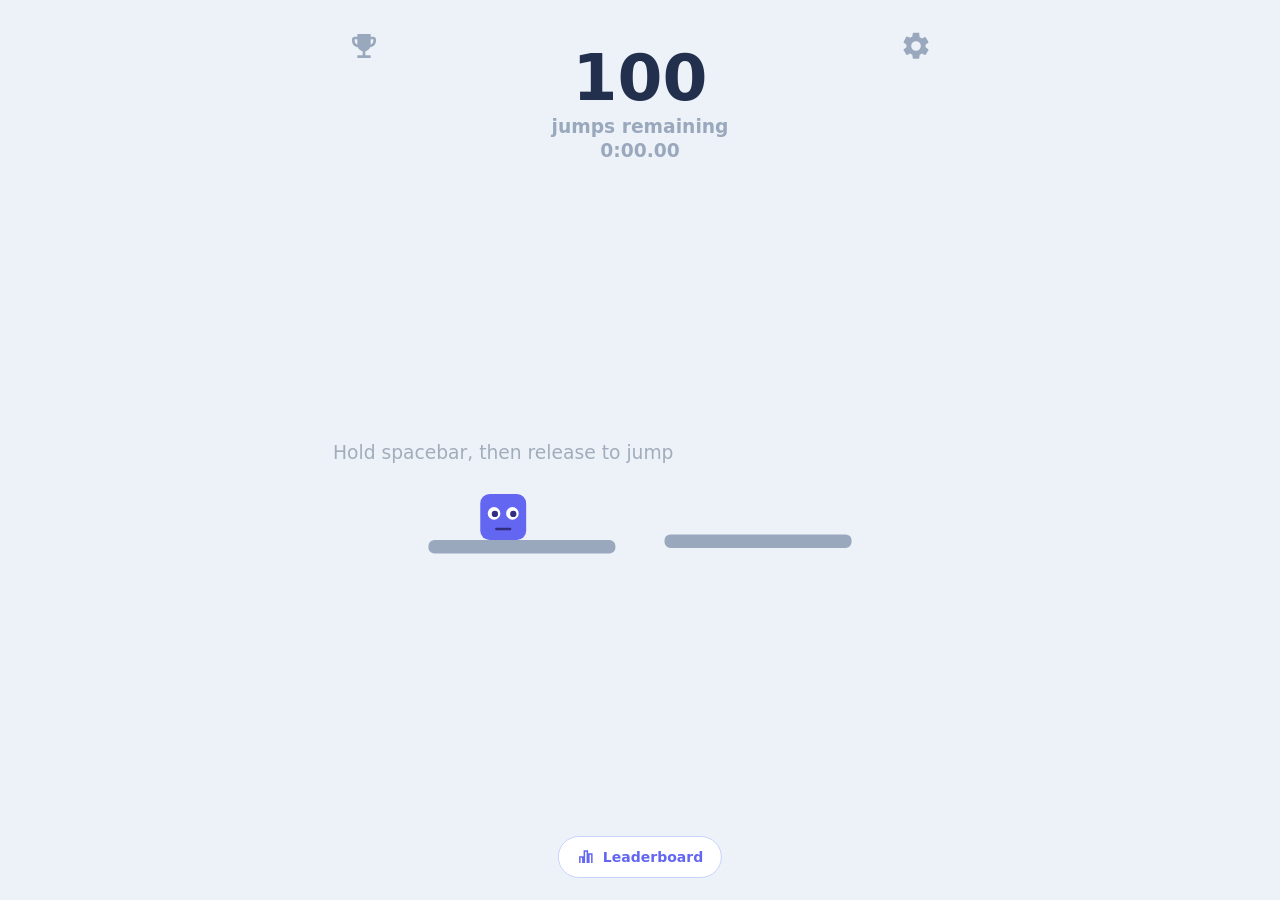
<file: public/game.html>
<!DOCTYPE html>
<html lang="en">
<head>
    <meta charset="UTF-8">
    <!-- Prevent pinch-zoom and ensure proper mobile scaling -->
    <meta name="viewport" content="width=device-width, initial-scale=1.0, maximum-scale=1.0, user-scalable=no, viewport-fit=cover">
    <title>100 Jumps</title>
    <link rel="stylesheet" href="/leaderboard.css">
    <link rel="stylesheet" href="/settings.css">

    <!-- Open Graph -->
    <meta name="description" content="Hold to charge, release to jump. Land on 100 platforms to win — but one miss and it's over. How many attempts will it take you?">
    <meta property="og:title" content="100 Jumps">
    <meta property="og:description" content="Hold to charge, release to jump. Land on 100 platforms to win — but one miss and it's over. How many attempts will it take you?">
    <meta property="og:image" content="https://hundred-jumps-recreation.braveskink19.chatgpt.site/assets/og-image.png">
    <meta property="og:url" content="https://hundred-jumps-recreation.braveskink19.chatgpt.site/">
    <meta property="og:type" content="website">
    <meta property="og:site_name" content="100 Jumps">
    <meta name="twitter:card" content="summary_large_image">
    <meta name="twitter:title" content="100 Jumps">
    <meta name="twitter:description" content="Hold to charge, release to jump. Land on 100 platforms to win — but one miss and it's over. How many attempts will it take you?">
    <meta name="twitter:image" content="https://hundred-jumps-recreation.braveskink19.chatgpt.site/assets/og-image.png">
    <link rel="canonical" href="https://hundred-jumps-recreation.braveskink19.chatgpt.site/">

    <!-- PWA -->
    <link rel="manifest" href="manifest.json">
    <meta name="theme-color" content="#EDF2F8">
    <link rel="icon" href="assets/favicon.ico" sizes="any">

    <!-- iOS Safari full-screen / transparent status bar -->
    <meta name="apple-mobile-web-app-capable" content="yes">
    <meta name="apple-mobile-web-app-status-bar-style" content="black-translucent">
    <meta name="apple-mobile-web-app-title" content="100 Jumps">
    <link rel="apple-touch-icon" href="assets/apple-touch-icon.png">

    <!-- No ad SDK here — it runs in the parent frame for thread isolation -->


    <style>
        * { margin: 0; padding: 0; box-sizing: border-box; touch-action: none; }
        :root { --sat: env(safe-area-inset-top, 0px); }
        html, body {
            width: 100%; height: 100%;
            overflow: hidden;
            background: #EDF2F8;
            font-family: 'SF Pro Display', -apple-system, BlinkMacSystemFont, 'Segoe UI', system-ui, sans-serif;
            /* Disable all touch browser behaviours (scroll, zoom, etc.) */
            touch-action: none;
            -webkit-touch-callout: none;
            -webkit-user-select: none;
            user-select: none;
        }
        /* Game container: covers entire viewport including safe areas (notch, etc.) */
        #wrap {
            position: fixed;
            top: 0; left: 0; right: 0; bottom: 0;
            overflow: hidden;
        }
        canvas { display: block; width: 100%; height: 100%; will-change: transform; }

        /* ── Modal overlay for Game Over / Completion popups ── */
        #modal {
            position: absolute; inset: 0;
            display: flex; align-items: center; justify-content: center;
            z-index: 10;
            opacity: 0;
            transition: opacity 0.3s ease;
            pointer-events: none; /* Hidden by default — clicks pass through */
        }
        #modal.show { opacity: 1; pointer-events: auto; }
        .card {
            background: #fff;
            border-radius: 24px;
            border: 1px solid rgba(99, 102, 241, 0.16);
            padding: 36px 28px 28px;
            text-align: center;
            max-width: 340px; width: 85%;
            box-shadow: 0 28px 60px rgba(15, 23, 42, 0.22), 0 0 0 8px rgba(255,255,255,0.55);
            transform: translateY(16px) scale(0.97);
            transition: transform 0.35s cubic-bezier(0.34, 1.56, 0.64, 1); /* Springy pop-in */
        }
        #modal.show .card { transform: translateY(0) scale(1); }
        .card h2 {
            font-size: 22px; font-weight: 800;
            color: #0f172a; margin-bottom: 14px;
            letter-spacing: -0.5px;
            white-space: nowrap;
        }
        .card p {
            font-size: 22px; color: #64748b;
            font-weight: 600;
            margin-bottom: 24px; line-height: 1.5;
        }
        .btn {
            display: block; width: 100%;
            padding: 14px 0; border: none; border-radius: 14px;
            font-size: 16px; font-weight: 700;
            cursor: pointer; outline: none;
            -webkit-tap-highlight-color: transparent;
            transition: transform 0.1s;
        }
        .btn:active { transform: scale(0.96); }
        .btn-main { background: #6366f1; color: #fff; }
        .btn-ghost { background: transparent; color: #6366f1; margin-top: 4px; }
        .modal-brand {
            font-size: 11px; font-weight: 700; letter-spacing: 0.5px;
            text-transform: uppercase; color: #6366f1;
            margin-bottom: 6px !important; opacity: 0.7;
        }
        .modal-detail {
            font-size: 13px; color: #9AA8BD;
            margin-bottom: 20px !important; line-height: 1.4;
        }
        .modal-detail span {
            display: block; font-variant-numeric: tabular-nums;
        }
        .modal-avatar {
            width: 68px; height: 68px;
            margin: -52px auto 10px;
            display: none;
        }
        .modal-avatar svg {
            width: 100%; height: 100%;
            filter: drop-shadow(0 4px 10px rgba(99,102,241,0.25));
        }

        /* ── One-More-Try (rewarded-ad) overlay ── */
        #omt-overlay {
            position: absolute; inset: 0;
            display: flex; align-items: center; justify-content: center;
            z-index: 30; /* Above #modal (10) and #settings-overlay (20) */
            opacity: 0;
            transition: opacity 0.3s ease;
            pointer-events: none;
        }
        #omt-overlay.show { opacity: 1; pointer-events: auto; }
        #omt-overlay.show .card { transform: translateY(0) scale(1); }
        #omt-overlay .card {
            background: transparent;
            border: none;
            box-shadow: none;
            padding: 32px 28px 24px;
        }

        .omt-ring-wrap {
            position: relative;
            width: 130px; height: 130px;
            margin: 4px auto 22px;
        }
        .omt-ring { width: 100%; height: 100%; transform: rotate(-90deg); }
        .omt-ring-track { fill: none; stroke: #e2e8f0; stroke-width: 8; }
        .omt-ring-progress {
            fill: none; stroke: #6366f1; stroke-width: 8;
            stroke-linecap: round;
            stroke-dasharray: 282.7; /* 2πr, r = 45 */
            stroke-dashoffset: 0;
        }
        .omt-ring-num {
            position: absolute; inset: 0;
            display: flex; align-items: center; justify-content: center;
            font-size: 44px; font-weight: 800;
            color: #0f172a;
            font-variant-numeric: tabular-nums;
            letter-spacing: -1px;
        }
        .dark .omt-ring-track { stroke: #334155; }
        .dark .omt-ring-num { color: #f1f5f9; }

        .btn.omt-revive {
            display: flex; align-items: center; justify-content: center;
            gap: 10px;
        }
        .omt-revive-icon {
            width: 22px; height: 16px;
            color: #fff;
            flex-shrink: 0;
        }

        /* ── Settings cog button ── */
        #settings-btn {
            position: absolute;
            top: max(22px, env(safe-area-inset-top, 0px) + 22px);
            right: max(12px, env(safe-area-inset-right, 0px) + 4px, calc(50% - 300px));
            z-index: 5;
            width: 48px; height: 48px;
            background: none;
            border: none;
            cursor: pointer;
            display: flex; align-items: center; justify-content: center;
            -webkit-tap-highlight-color: transparent;
            transition: transform 0.1s, opacity 0.2s;
        }
        #settings-btn:active { transform: scale(0.88); }
        #settings-btn svg { width: 32px; height: 32px; fill: #9AA8BD; }

        /* ── Settings modal ── */
        #settings-overlay {
            position: absolute; inset: 0;
            display: flex; align-items: center; justify-content: center;
            z-index: 20;
            background: transparent;
            opacity: 0;
            transition: opacity 0.25s ease;
            pointer-events: none;
        }
        #settings-overlay.show { opacity: 1; pointer-events: auto; }
        #settings-overlay .card {
            padding: 28px 24px 20px;
            max-height: calc(100% - 32px);
            overflow-y: auto;
            touch-action: pan-y;
        }
        #settings-overlay.show .card { transform: translateY(0) scale(1); }
        #settings-overlay .card * { touch-action: pan-y; }
        #settings-overlay input.jump-count { touch-action: auto; }
        .jump-count {
            width: 100px; padding: 9px 10px;
            border: 1px solid #cbd5e1; border-radius: 10px;
            background: #f8fafc; color: #334155;
            font-family: inherit; font-size: 16px; font-weight: 700; text-align: center;
            user-select: text; touch-action: auto;
        }
        .jump-count:focus { outline: 2px solid #6366f1; outline-offset: 2px; }
        .jump-count[aria-invalid="true"] { border-color: #ef4444; }
        #settings-overlay .jump-count-help {
            font-size: 12px; font-weight: 500; line-height: 1.45;
            text-align: left; margin: -4px 0 10px;
        }
        #jump-count-error { color: #ef4444; font-size: 12px; text-align: left; }
        #jump-count-error:empty { display: none; }
        .dark .jump-count { background: #111827; color: #f1f5f9; border-color: #475569; }

        .toggle-row {
            display: flex; align-items: center; justify-content: space-between;
            padding: 14px 0;
        }
        .toggle-row + .toggle-row { border-top: 1px solid #f1f5f9; }
        .toggle-label { font-size: 15px; font-weight: 600; color: #334155; }
        .toggle {
            position: relative;
            width: 48px; height: 28px;
            background: #cbd5e1;
            border: none; border-radius: 14px;
            cursor: pointer;
            transition: background 0.2s;
            -webkit-tap-highlight-color: transparent;
            flex-shrink: 0;
        }
        .toggle.on { background: #6366f1; }
        .toggle::after {
            content: '';
            position: absolute;
            top: 3px; left: 3px;
            width: 22px; height: 22px;
            background: #fff;
            border-radius: 50%;
            transition: transform 0.2s;
            box-shadow: 0 1px 3px rgba(0,0,0,0.15);
        }
        .toggle.on::after { transform: translateX(20px); }

        /* ── Volume slider ── */
        .slider-row {
            display: flex; align-items: center; justify-content: space-between;
            padding: 10px 0 14px;
            border-top: 1px solid #f1f5f9;
        }
        .vol-slider {
            -webkit-appearance: none; appearance: none;
            width: 120px; height: 6px;
            background: #e2e8f0; border-radius: 3px; outline: none;
        }
        .vol-slider::-webkit-slider-thumb {
            -webkit-appearance: none; appearance: none;
            width: 22px; height: 22px;
            background: #6366f1; border-radius: 50%;
            cursor: pointer;
            box-shadow: 0 1px 4px rgba(0,0,0,0.15);
        }
        .vol-slider::-moz-range-thumb {
            width: 22px; height: 22px;
            background: #6366f1; border: none; border-radius: 50%;
            cursor: pointer;
            box-shadow: 0 1px 4px rgba(0,0,0,0.15);
        }

        /* ── Stats / Trophy button ── */
        #stats-btn {
            position: absolute;
            top: max(22px, env(safe-area-inset-top, 0px) + 22px);
            left: max(12px, env(safe-area-inset-left, 0px) + 4px, calc(50% - 300px));
            z-index: 5;
            width: 48px; height: 48px;
            background: none;
            border: none;
            cursor: pointer;
            display: flex; align-items: center; justify-content: center;
            -webkit-tap-highlight-color: transparent;
            transition: transform 0.1s, opacity 0.2s;
        }
        #stats-btn:active { transform: scale(0.88); }
        #stats-btn svg { width: 32px; height: 32px; fill: #9AA8BD; }

        /* ── Stats modal ── */
        #stats-overlay {
            position: absolute; inset: 0;
            display: flex; align-items: center; justify-content: center;
            z-index: 20;
            background: transparent;
            opacity: 0;
            transition: opacity 0.25s ease;
            pointer-events: none;
        }
        #stats-overlay.show { opacity: 1; pointer-events: auto; }
        #stats-overlay .card {
            padding: 28px 24px 20px;
            max-width: 320px;
            max-height: 80vh;
            overflow-x: hidden;
            overflow-y: auto;
            -webkit-overflow-scrolling: touch;
            touch-action: pan-y;
        }
        #stats-overlay.show .card { transform: translateY(0) scale(1); }
        #stats-overlay .card * { touch-action: pan-y; }
        .stats-section {
            text-align: left;
            padding: 14px 0;
            border-bottom: 1px solid #f1f5f9;
        }
        .stats-section-title {
            font-size: 11px; font-weight: 700;
            text-transform: uppercase; letter-spacing: 0.5px;
            color: #9AA8BD; margin-bottom: 10px;
            text-align: center;
        }
        .stats-grid {
            display: grid;
            grid-template-columns: 1fr 1fr;
            gap: 8px;
        }
        .stat-item { text-align: center; }
        .stat-value {
            font-size: 22px; font-weight: 800;
            color: #0f172a; letter-spacing: -0.5px;
            font-variant-numeric: tabular-nums;
        }
        .stat-label {
            font-size: 11px; font-weight: 600;
            color: #9AA8BD; margin-top: 2px;
        }
        .trophy-grid {
            display: grid;
            grid-template-columns: repeat(3, 1fr);
            gap: 10px;
        }
        .trophy-item {
            display: flex; flex-direction: column;
            align-items: center; text-align: center;
            padding: 12px 4px;
            border-radius: 12px;
            background: #f8fafc;
            border: 1px solid #e2e8f0;
        }
        .trophy-item.unlocked {
            background: linear-gradient(135deg, #fef9c3, #fef3c7);
            border-color: #fbbf24;
        }
        .trophy-icon { font-size: 24px; margin-bottom: 4px; }
        .trophy-item:not(.unlocked) .trophy-icon { filter: grayscale(1); opacity: 0.3; }
        .trophy-name {
            font-size: 10px; font-weight: 700;
            color: #64748b; line-height: 1.2;
        }
        .trophy-item.unlocked .trophy-name { color: #92400e; }
        .trophy-tooltip {
            position: absolute;
            left: 50%; transform: translateX(-50%);
            bottom: calc(100% + 8px);
            background: #1e293b;
            color: #f8fafc;
            font-size: 11px; font-weight: 600;
            padding: 6px 12px;
            border-radius: 8px;
            white-space: nowrap;
            pointer-events: none;
            opacity: 0;
            transition: opacity 0.15s ease;
            z-index: 30;
        }
        .trophy-tooltip.visible { opacity: 1; }
        .trophy-tooltip::after {
            content: '';
            position: absolute;
            top: 100%; left: 50%;
            transform: translateX(-50%);
            border: 5px solid transparent;
            border-top-color: #1e293b;
        }
        .trophy-item { position: relative; cursor: pointer; -webkit-tap-highlight-color: transparent; }
        .stat-best-sub {
            font-size: 10px; font-weight: 600;
            color: #9AA8BD; margin-top: 1px;
        }

        /* ── Privacy & Terms link ── */
        .legal-row {
            cursor: pointer;
            -webkit-tap-highlight-color: transparent;
        }

        /* ── Level select modal ── */
        #level-select {
            position: absolute; inset: 0;
            display: flex; align-items: center; justify-content: center;
            z-index: 25;
            background: rgba(15, 23, 42, 0.45);
            opacity: 0;
            transition: opacity 0.3s ease;
            pointer-events: none;
        }
        #level-select.show { opacity: 1; pointer-events: auto; }
        #level-select .card {
            padding: 28px 24px 24px;
            max-width: 320px;
            position: relative;
        }
        #level-select.show .card { transform: translateY(0) scale(1); }
        .ls-wrap {
            display: flex; align-items: center; gap: 10px;
        }
        .ls-arrow {
            width: 40px; height: 40px; flex-shrink: 0;
            background: none; border: none; cursor: pointer;
            display: flex; align-items: center; justify-content: center;
            border-radius: 50%;
            transition: background 0.15s, opacity 0.15s;
            -webkit-tap-highlight-color: transparent;
        }
        .ls-arrow:active { background: rgba(99,102,241,0.1); }
        .ls-arrow svg { width: 22px; height: 22px; fill: #6366f1; }
        .ls-arrow:disabled { opacity: 0.2; cursor: default; }
        .ls-arrow:disabled:active { background: none; }
        .ls-card {
            flex: 1; text-align: center;
        }
        .ls-image {
            width: 100%; aspect-ratio: 16/10;
            border-radius: 14px;
            display: flex; align-items: center; justify-content: center;
            position: relative;
            overflow: hidden;
        }
        #ls-char {
            filter: drop-shadow(0 4px 12px rgba(0,0,0,0.2));
        }
        .ls-lock-overlay {
            position: absolute; inset: 0;
            background: rgba(15, 23, 42, 0.65);
            display: flex; flex-direction: column;
            align-items: center; justify-content: center;
            border-radius: 14px;
        }
        .ls-lock-icon {
            font-size: 28px; margin-bottom: 4px;
        }
        .ls-lock-text {
            font-size: 11px; font-weight: 700;
            color: rgba(255,255,255,0.8);
            text-transform: uppercase; letter-spacing: 0.3px;
        }
        .ls-title {
            font-size: 20px; font-weight: 800;
            color: #0f172a; margin-top: 14px;
            letter-spacing: -0.5px;
        }
        .ls-dots {
            display: flex; justify-content: center;
            gap: 6px; margin-top: 16px;
        }
        .ls-dot {
            width: 7px; height: 7px; border-radius: 50%;
            background: #cbd5e1;
            transition: background 0.2s;
        }
        .ls-dot.active { background: #6366f1; }
        #ls-play {
            margin-top: 20px;
        }

        /* ── Dark mode overrides ── */
        body.dark { background: #111827; }
        .dark .card {
            background: #1e293b;
            border-color: rgba(99, 102, 241, 0.25);
            box-shadow: 0 28px 60px rgba(0, 0, 0, 0.5), 0 0 0 8px rgba(30,41,59,0.55);
        }
        .dark .card h2 { color: #f1f5f9; }
        .dark .card p { color: #94a3b8; }
        .dark .modal-detail { color: #64748b; }
        .dark .toggle-label { color: #cbd5e1; }
        .dark .toggle { background: #374151; }
        .dark .toggle.on { background: #6366f1; }
        .dark .toggle::after { background: #cbd5e1; }
        .dark .toggle.on::after { background: #fff; }
        .dark .toggle-row + .toggle-row,
        .dark .slider-row { border-top-color: #334155; }
        .dark .vol-slider { background: #374151; }
        .dark #settings-btn svg,
        .dark #stats-btn svg { fill: #64748b; }
        .dark .stats-section { border-bottom-color: #334155; }
        .dark .stats-section-title { color: #64748b; }
        .dark .stat-value { color: #f1f5f9; }
        .dark .stat-label { color: #64748b; }
        .dark .stat-best-sub { color: #64748b; }
        .dark .trophy-item {
            background: #111827;
            border-color: #334155;
        }
        .dark .trophy-item.unlocked {
            background: linear-gradient(135deg, #422006, #3b1f06);
            border-color: #b45309;
        }
        .dark .trophy-name { color: #94a3b8; }
        .dark .trophy-item.unlocked .trophy-name { color: #fbbf24; }
        .dark .trophy-tooltip {
            background: #f1f5f9;
            color: #0f172a;
        }
        .dark .trophy-tooltip::after { border-top-color: #f1f5f9; }
        .dark .ls-title { color: #f1f5f9; }
        .dark .ls-arrow svg { fill: #818cf8; }
        .dark .ls-arrow:active { background: rgba(129,140,248,0.12); }
        .dark .ls-dot { background: #374151; }
        .dark .ls-dot.active { background: #818cf8; }
        .dark #level-select { background: rgba(0, 0, 0, 0.55); }

        /* ── App Store banner ── */
        #appstore-banner {
            position: absolute;
            bottom: max(12px, env(safe-area-inset-bottom, 0px) + 8px);
            left: 50%; transform: translateX(-50%);
            z-index: 15;
            display: flex; align-items: center; gap: 12px;
            background: #fff;
            border: 1px solid rgba(99, 102, 241, 0.16);
            border-radius: 16px;
            padding: 10px 14px;
            box-shadow: 0 8px 30px rgba(15, 23, 42, 0.15), 0 0 0 4px rgba(255,255,255,0.5);
            max-width: 360px; width: calc(100% - 32px);
            opacity: 0;
            transform: translateX(-50%) translateY(20px);
            transition: opacity 0.35s ease, transform 0.35s cubic-bezier(0.34, 1.56, 0.64, 1);
            pointer-events: none;
        }
        #appstore-banner.show {
            opacity: 1;
            transform: translateX(-50%) translateY(0);
            pointer-events: auto;
        }
        #appstore-banner.hide {
            opacity: 0;
            transform: translateX(-50%) translateY(20px);
            pointer-events: none;
        }
        .ab-icon {
            width: 44px; height: 44px;
            border-radius: 10px;
            flex-shrink: 0;
            object-fit: cover;
            box-shadow: 0 2px 8px rgba(99, 102, 241, 0.3);
        }
        .ab-text { flex: 1; min-width: 0; }
        .ab-title {
            font-size: 13px; font-weight: 700;
            color: #0f172a; line-height: 1.2;
        }
        .ab-sub {
            font-size: 11px; font-weight: 500;
            color: #94a3b8; line-height: 1.3; margin-top: 1px;
        }
        .ab-get {
            display: inline-flex; align-items: center; justify-content: center;
            background: #6366f1; color: #fff;
            font-size: 13px; font-weight: 700;
            padding: 6px 16px;
            border-radius: 100px; border: none;
            text-decoration: none;
            flex-shrink: 0;
            transition: transform 0.1s;
        }
        .ab-get:active { transform: scale(0.94); }
        .ab-buttons {
            display: flex; gap: 6px; flex-shrink: 0;
        }
        .ab-buttons .ab-get {
            padding: 6px 12px; font-size: 11px;
        }
        .ab-close {
            position: absolute;
            top: -8px; right: -8px;
            width: 24px; height: 24px;
            background: #e2e8f0;
            border: 2px solid #fff;
            border-radius: 50%;
            display: flex; align-items: center; justify-content: center;
            cursor: pointer;
            transition: transform 0.1s;
            -webkit-tap-highlight-color: transparent;
        }
        .ab-close:active { transform: scale(0.88); }
        .ab-close svg { width: 10px; height: 10px; fill: #64748b; }
        .dark #appstore-banner {
            background: #1e293b;
            border-color: rgba(99, 102, 241, 0.25);
            box-shadow: 0 8px 30px rgba(0, 0, 0, 0.4), 0 0 0 4px rgba(30,41,59,0.5);
        }
        .dark .ab-title { color: #f1f5f9; }
        .dark .ab-sub { color: #64748b; }
        .dark .ab-close {
            background: #334155;
            border-color: #1e293b;
        }
        .dark .ab-close svg { fill: #94a3b8; }


    </style>


</head>
<body>
<div id="wrap">
    <canvas id="gc"></canvas>
    <button id="leaderboard-btn" aria-label="Leaderboard"><svg viewBox="0 0 24 24" fill="none" stroke="currentColor" stroke-width="2" aria-hidden="true"><path d="M4 20V12h4v8M10 20V4h4v16M16 20V8h4v12"/></svg>Leaderboard</button>
    <div id="leaderboard-overlay" role="dialog" aria-modal="true" aria-labelledby="leaderboard-title" inert>
        <div class="card">
            <div class="lb-heading"><h2 id="leaderboard-title">Leaderboard</h2><button class="lb-refresh" id="leaderboard-refresh">Refresh</button></div>
            <p class="lb-subtitle">Classic · 100 jumps · Fastest finishes</p>
            <div class="lb-columns" aria-hidden="true"><span>#</span><span>Player</span><span>Time</span></div>
            <div id="leaderboard-list" role="list" aria-label="Fastest finishers"></div>
            <div id="leaderboard-status" role="status"></div>
            <p class="lb-rule">The clock starts on your first jump and includes pauses. Finish all 100 jumps with default gameplay rules, then post your name and time.</p>
            <button class="btn btn-main" id="leaderboard-play">Start a new ranked game</button>
            <button class="btn btn-ghost" id="leaderboard-close">Done</button>
        </div>
    </div>
    <button id="settings-btn" aria-label="Settings">
        <svg viewBox="0 0 24 24"><path d="M19.14 12.94c.04-.3.06-.61.06-.94 0-.32-.02-.64-.07-.94l2.03-1.58a.49.49 0 0 0 .12-.61l-1.92-3.32a.49.49 0 0 0-.59-.22l-2.39.96c-.5-.38-1.03-.7-1.62-.94l-.36-2.54A.48.48 0 0 0 13.92 2h-3.84c-.24 0-.43.17-.47.41l-.36 2.54c-.59.24-1.13.57-1.62.94l-2.39-.96a.49.49 0 0 0-.59.22L2.74 8.87a.49.49 0 0 0 .12.61l2.03 1.58c-.05.3-.07.62-.07.94s.02.64.07.94l-2.03 1.58a.49.49 0 0 0-.12.61l1.92 3.32c.12.22.37.29.59.22l2.39-.96c.5.38 1.03.7 1.62.94l.36 2.54c.05.24.24.41.48.41h3.84c.24 0 .44-.17.47-.41l.36-2.54c.59-.24 1.13-.56 1.62-.94l2.39.96c.22.08.47 0 .59-.22l1.92-3.32a.49.49 0 0 0-.12-.61l-2.01-1.58zM12 15.6A3.6 3.6 0 1 1 12 8.4a3.6 3.6 0 0 1 0 7.2z"/></svg>
    </button>
    <button id="stats-btn" aria-label="Stats">
        <svg viewBox="0 0 24 24"><path d="M19 5h-2V3H7v2H5c-1.1 0-2 .9-2 2v1c0 2.55 1.92 4.63 4.39 4.94.63 1.5 1.98 2.63 3.61 2.96V19H7v2h10v-2h-4v-3.1c1.63-.33 2.98-1.46 3.61-2.96C19.08 12.63 21 10.55 21 8V7c0-1.1-.9-2-2-2zM5 8V7h2v3.82C5.84 10.4 5 9.3 5 8zm14 0c0 1.3-.84 2.4-2 2.82V7h2v1z"/></svg>
    </button>
    <div id="appstore-banner">
        <button class="ab-close" id="ab-close" aria-label="Dismiss">
            <svg viewBox="0 0 10 10"><path d="M1.7 1.7L8.3 8.3M8.3 1.7L1.7 8.3" stroke="currentColor" stroke-width="2" stroke-linecap="round" fill="none"/></svg>
        </button>
        <img class="ab-icon" src="assets/icon-192x192.png" alt="100 Jumps" width="44" height="44">
        <div class="ab-text">
            <div class="ab-title" id="ab-title"></div>
            <div class="ab-sub" id="ab-sub"></div>
        </div>
        <span id="ab-cta"></span>
    </div>
    <div id="settings-overlay" role="dialog" aria-modal="true" aria-labelledby="studio-title" inert>
        <div id="studio-shell" data-theme="dark">
            <form id="studio-form" novalidate style="display:flex;flex-direction:column;min-height:0;height:100%">
                <header class="studio-header"><div><div class="studio-eyebrow">100 JUMPS · MAKE IT YOURS</div><h2 id="studio-title">Settings</h2></div><div class="studio-header-meta"><span id="studio-save-state">All changes saved</span><button type="button" id="studio-close" aria-label="Close settings">×</button></div></header>
                <div class="studio-body">
                    <aside class="studio-sidebar"><nav id="studio-navigation" role="tablist" aria-label="Settings sections"></nav><button type="button" class="studio-text-button" id="studio-reset">↺ Restore defaults</button><div class="studio-sidebar-foot"><strong>100 JUMPS</strong><br>Saved on this device.</div></aside>
                    <main id="studio-panels"></main>
                </div>
                <footer class="studio-footer"><div class="studio-footer-meta"><span id="studio-rule-status">Ranked compatible</span><p id="studio-save-hint">Your preferences are saved on this device.</p></div><div class="studio-footer-actions"><button type="button" id="studio-cancel" class="studio-secondary">Cancel</button><button type="submit" id="settings-done" class="studio-primary">Done</button></div></footer>
            </form>
        </div>
    </div>
    <div id="stats-overlay">
        <div class="card">
            <h2 id="stats-title" style="margin-bottom:20px">Stats</h2>
            <div class="stats-section" id="stats-run-section" style="display:none">
                <div class="stats-section-title">Since last win</div>
                <div class="stats-grid">
                    <div class="stat-item"><div class="stat-value" id="stat-cr-attempts">0</div><div class="stat-label">Attempts</div></div>
                    <div class="stat-item" id="stat-cr-best-wrap"><div class="stat-value" id="stat-cr-best">–</div><div class="stat-label">Best</div></div>
                </div>
            </div>
            <div class="stats-section">
                <div class="stats-section-title">All-time</div>
                <div class="stats-grid">
                    <div class="stat-item"><div class="stat-value" id="stat-at-attempts">0</div><div class="stat-label">Attempts</div></div>
                    <div class="stat-item" id="stat-at-best-wrap"><div class="stat-value" id="stat-at-best">–</div><div class="stat-label">Best</div></div>
                </div>
            </div>
            <div class="stats-section" style="border-bottom:none;padding-bottom:0">
                <div class="stats-section-title">Trophies</div>
                <div class="trophy-grid" id="trophy-grid"></div>
            </div>
            <button class="btn btn-main" id="stats-done" style="margin-top:18px">Done</button>
        </div>
    </div>
    <div id="level-select">
        <div class="card">
            <div class="ls-wrap">
                <button class="ls-arrow" id="ls-prev" aria-label="Previous level">
                    <svg viewBox="0 0 24 24"><path d="M15.41 7.41 14 6l-6 6 6 6 1.41-1.41L10.83 12z"/></svg>
                </button>
                <div class="ls-card">
                    <div class="ls-image" id="ls-image">
                        <svg id="ls-char" viewBox="0 0 60 60" width="80" height="80">
                            <rect width="60" height="60" rx="12" id="ls-char-body"/>
                            <circle cx="18" cy="25" r="8" fill="#fff"/>
                            <circle cx="42" cy="25" r="8" fill="#fff"/>
                            <circle cx="15" cy="25" r="4" fill="#312e81" id="ls-pupil-l"/>
                            <circle cx="39" cy="25" r="4" fill="#312e81" id="ls-pupil-r"/>
                            <path d="M22 42 Q30 42 38 42" stroke="#312e81" stroke-width="2.5" fill="none" stroke-linecap="round"/>
                        </svg>
                        <div class="ls-lock-overlay" id="ls-lock" style="display:none">
                            <div class="ls-lock-icon">🔒</div>
                            <div class="ls-lock-text">Beat Classic to unlock</div>
                        </div>
                    </div>
                    <div class="ls-title" id="ls-title">100 Jumps</div>
                </div>
                <button class="ls-arrow" id="ls-next" aria-label="Next level">
                    <svg viewBox="0 0 24 24"><path d="M8.59 16.59 10 18l6-6-6-6-1.41 1.41L13.17 12z"/></svg>
                </button>
            </div>
            <div class="ls-dots" id="ls-dots"></div>
            <button class="btn btn-main" id="ls-play" style="margin-top:20px">Play Now</button>
        </div>
    </div>
    <div id="modal">
        <div class="card">
            <div class="modal-avatar" id="modal-avatar">
                <svg viewBox="0 0 60 60">
                    <rect id="av-body" width="60" height="60" rx="12" fill="#6366f1"/>
                    <circle cx="18" cy="25" r="8" fill="#fff"/>
                    <circle cx="42" cy="25" r="8" fill="#fff"/>
                    <circle id="av-pupil-l" cx="18" cy="25" r="4" fill="#312e81"/>
                    <circle id="av-pupil-r" cx="42" cy="25" r="4" fill="#312e81"/>
                    <path id="av-mouth" d="M22 42 Q30 42 38 42" stroke="#312e81" stroke-width="2.5" fill="none" stroke-linecap="round"/>
                </svg>
            </div>
            <p id="mbrand" class="modal-brand"></p>
            <h2 id="mt"></h2>
            <p id="ms"></p>
            <p id="mdetail" class="modal-detail"></p>
            <section id="ranked-finish" hidden>
                <p id="ranked-finish-status" role="status"></p>
                <form id="ranked-name-fields" hidden>
                    <label for="leaderboard-name">Display name</label>
                    <input id="leaderboard-name" name="displayName" type="text" maxlength="24" autocomplete="nickname" placeholder="Your name" required>
                    <button class="btn btn-main" id="ranked-submit" type="submit">Post my time</button>
                </form>
            </section>
            <button class="btn btn-main" id="mb"></button>
            <button class="btn btn-ghost" id="mb-levels" style="display:none">Change Level</button>
        </div>
    </div>
    <div id="omt-overlay">
        <div class="card">
            <div class="omt-ring-wrap">
                <svg class="omt-ring" viewBox="0 0 100 100" aria-hidden="true">
                    <circle class="omt-ring-track" cx="50" cy="50" r="45"/>
                    <circle class="omt-ring-progress" id="omt-ring-progress" cx="50" cy="50" r="45"/>
                </svg>
                <div class="omt-ring-num" id="omt-num">5</div>
            </div>
            <button class="btn btn-main omt-revive" id="omt-watch">
                <svg class="omt-revive-icon" viewBox="0 0 24 18" aria-hidden="true">
                    <rect x="1" y="2" width="18" height="14" rx="3" ry="3" fill="currentColor"/>
                    <path d="M16 9 L23 4 L23 14 Z" fill="currentColor"/>
                    <path d="M8.5 5.5 L14 9 L8.5 12.5 Z" fill="#6366f1"/>
                </svg>
                <span>Watch ad to revive</span>
            </button>
            <button class="btn btn-ghost" id="omt-no">No thanks</button>
        </div>
    </div>
</div>
<script src="/settings-model.js"></script>
<script src="/settings-ui.js"></script>
<script src="/leaderboard.js"></script>
<script>

/* ════════════════════════════════════════════════════════
   ANALYTICS — Lightweight GA4 wrapper (gtag.js)
   ════════════════════════════════════════════════════════ */
var analyticsEnabled = true;

function safeTrack(eventName, params) {
    try {
        if (!analyticsEnabled || typeof gtag !== 'function') return;
        var clean = {};
        for (var k in params) {
            if (params[k] !== undefined && params[k] !== null) clean[k] = params[k];
        }
        gtag('event', eventName, clean);
    } catch (_) {}
}

function getRetention() {
    var key = '100j_first_play';
    var today = new Date().toISOString().slice(0, 10);
    var first = localStorage.getItem(key);
    if (!first) { first = today; try { localStorage.setItem(key, today); } catch (_) {} }
    var ms = new Date(today) - new Date(first);
    return { first_play_date: first, days_since_first_play: Math.round(ms / 86400000) };
}

function trackGameStart(seed, attemptNumber, startingLives) {
    var r = getRetention();
    safeTrack('game_start', { run_seed: seed, attempt_number: attemptNumber, starting_lives: startingLives, first_play_date: r.first_play_date, days_since_first_play: r.days_since_first_play });
}

function trackJumpFail(jumpNumber, remainingJumps, hadLifeAvailable, livesLeft, runTimeSec, attemptNumber) {
    safeTrack('jump_fail', { jump_number: jumpNumber, remaining_jumps: remainingJumps, had_life_available: hadLifeAvailable, lives_left: livesLeft, run_time_sec: runTimeSec, attempt_number: attemptNumber });
}

function trackGameEnd(score, outcome, attemptNumber, runTimeSec, livesLeft, maxPerfectStreak, totalPerfects, totalLivesGained) {
    safeTrack('game_end', { score: score, outcome: outcome, attempt_number: attemptNumber, run_time_sec: runTimeSec, lives_left: livesLeft, max_perfect_streak: maxPerfectStreak, total_perfects: totalPerfects, total_lives_gained: totalLivesGained });
}

function trackAchievementUnlock(achievementId) {
    safeTrack('achievement_unlock', { achievement_id: achievementId });
}

/*
 * ════════════════════════════════════════════════════════════════
 *  100 JUMPS — A single-file mobile platformer game
 * ════════════════════════════════════════════════════════════════
 *
 *  HOW THE GAME WORKS:
 *  - The player stands on a platform and must jump to the next one.
 *  - Hold the screen to charge jump power, release to jump.
 *  - Longer hold = further/higher jump. It's all about timing.
 *  - Score counts down from 100. Reaching 0 = you win!
 *  - Landing in the center of a platform = "PERFECT".
 *  - 3 perfects in a row = earn 1 extra life.
 *  - Lives save you from a missed jump (respawn on previous platform).
 *
 *  HOW THE CODE IS STRUCTURED:
 *  1. THEME / PHYSICS / GENERATION / GAMEPLAY — All tunable constants
 *  2. State variables — Everything that changes at runtime
 *  3. Setup — init(), resize(), platform generation
 *  4. Update — Physics, collision detection, camera movement
 *  5. Render — Drawing background, platforms, character, UI
 *  6. Overlays — Game over and win popups (HTML/CSS modal)
 *  7. Effects — Floating text messages and ring pulse
 *  8. Input — Touch and mouse handlers
 *  9. Utilities — Math helpers and rounded-rect drawing
 *  10. Game loop — requestAnimationFrame loop
 *
 *  COORDINATE SYSTEM:
 *  - All positions are in screen pixels, scaled by S (= screenWidth / 400).
 *  - S is the universal scale factor. A value of "50" in config means
 *    50 "design units" which get multiplied by S for actual pixels.
 *  - The world scrolls horizontally. cam.x is the left edge of the
 *    visible area in world coordinates. To draw something at world
 *    position wx, draw it at (wx - cam.x) on screen.
 *  - Y-axis points DOWN (standard canvas). Higher y = lower on screen.
 *
 *  GAME STATES:
 *  'idle'     — Standing on a platform, waiting for input
 *  'charging' — Holding down, power bar filling up
 *  'jumping'  — In the air after releasing, physics active
 *  'falling'  — Overshot the next platform, falling to death
 *  'landed'   — Brief pause after landing before camera moves (GAMEPLAY.landPause)
 *  'panning'  — Camera sliding to frame the next platform after landing
 *  'gameover' — Dead, showing game over overlay
 */

/* ════════════════════════════════════════════════════════
   CONFIGURATION — Edit these to customise look and feel
   ════════════════════════════════════════════════════════ */
const THEME = {
    background: '#EDF2F8',

    /*
     * CHARACTER — The player square with eyes.
     * To swap for a sprite: change drawCharacter() to use ctx.drawImage()
     * and load your sprite sheet. The width/height here control the
     * collision box size regardless of how you draw it.
     */
    character: {
        width: 27, height: 27,   // Collision box in design units
        color: '#6366f1',        // Body fill (indigo)
        eyeWhite: '#ffffff',
        pupil: '#312e81',
    },

    /*
     * PLATFORM — Flat ledge style.
     * To swap art: change drawPlatform(). Each platform object has
     * { x, y, w } in world-pixel coords. y is the TOP surface.
     */
    platform: {
        height: 8,                        // Thickness in design units
        color: '#9AA8BD',                 // Slab fill color (muted slate blue-gray)
        startWidth: 110,                  // First platform is wider for safety
    },

    /*
     * UI COLORS — Used for score text, floating messages, etc.
     */
    ui: {
        scoreColor: '#23304D',                    // Main score number
        dimColor: '#9AA8BD',                      // Subtitle/secondary text
        perfectColor: '#24C78B',                  // "PERFECT!" text and streak dots
        lifeColor: '#FF5B78',                     // Hearts and "+1 LIFE" text
        streakInactive: '#B7DEC9',                // Inactive streak ring dots
        hintColor: 'rgba(100,116,139,0.55)',      // First-time hint text
    },
};

const THEME_LIGHT = {
    background: '#EDF2F8',
    platform: { color: '#9AA8BD' },
    ui: {
        scoreColor: '#23304D',
        dimColor: '#9AA8BD',
        perfectColor: '#24C78B',
        lifeColor: '#FF5B78',
        streakInactive: '#B7DEC9',
        hintColor: 'rgba(100,116,139,0.55)',
    },
};

const THEME_DARK = {
    background: '#111827',
    platform: { color: '#4b5563' },
    ui: {
        scoreColor: '#e2e8f0',
        dimColor: '#64748b',
        perfectColor: '#34d399',
        lifeColor: '#fb7185',
        streakInactive: '#2d4a3e',
        hintColor: 'rgba(148,163,184,0.5)',
    },
};

function applyTheme(dark) {
    var src = dark ? THEME_DARK : THEME_LIGHT;
    var custom = settings || { darkMode: dark, palette: {} };
    var colors = GameSettings.colors(Object.assign({},custom,{darkMode:dark}), LEVELS[activeLevel].color);
    THEME.background = colors.background;
    THEME.platform.color = colors.platform;
    THEME.character.color = colors.character;
    THEME.character.eyeWhite = colors.eyeWhite;
    THEME.character.pupil = colors.pupil;
    THEME.ui.scoreColor = colors.score;
    THEME.ui.dimColor = colors.secondary;
    THEME.ui.perfectColor = colors.perfect;
    THEME.ui.lifeColor = colors.life;
    THEME.ui.streakInactive = colors.streak;
    THEME.ui.hintColor = custom.palette.hint || src.ui.hintColor;
    document.body.classList.toggle('dark', dark);
    document.body.style.background = colors.background;
    document.documentElement.style.setProperty('--game-accent',colors.accent);
    var rgb=colors.accent.slice(1).match(/../g).map(function(v){return parseInt(v,16);});
    document.documentElement.style.setProperty('--game-accent-ink',rgb[0]*.299+rgb[1]*.587+rgb[2]*.114>165?'#111827':'#ffffff');
    var tc = document.querySelector('meta[name="theme-color"]');
    if (tc) tc.setAttribute('content', colors.background);
    if (window.parent && window.parent !== window) window.parent.postMessage({channel:'game-theme',dark:dark,background:colors.background},'*');
}

function applyRuntimeSettings() {
    PHYSICS.gravity=2256*settings.gravityScale;
    PHYSICS.maxVX=594*settings.speedScale;
    PHYSICS.maxVY=1069*settings.jumpScale;
    PHYSICS.minVY=250*settings.minJumpScale;
    PHYSICS.chargeTime=settings.chargeTime;
    PHYSICS.minPower=settings.minPower;
    THEME.character.width=THEME.character.height=settings.characterSize;
    THEME.character.radius=settings.characterRadius;
    THEME.character.eyeSize=settings.eyeSize;
    THEME.platform.height=settings.platformHeight;
    THEME.platform.radius=settings.platformRadius;
    THEME.platform.startWidth=settings.startWidth;
    if (settings.goalMode !== 'mystery') GAMEPLAY.totalJumps=settings.totalJumps;
    GAMEPLAY.perfectZone=settings.perfectZone;
    GAMEPLAY.perfectsForLife=settings.perfectsForLife;
    GAMEPLAY.landPause=settings.landPause;
    applyTheme(settings.darkMode);
}

/*
 * PHYSICS — Controls how the jump feels.
 *
 * Jump velocity is calculated as:
 *   vx = power * maxVX * S        (horizontal speed)
 *   vy = -(minVY + power * (maxVY - minVY)) * S  (upward speed, negative = up)
 *
 * Where power is 0→1 based on how long you hold.
 * Gravity pulls the character down each frame: vy += gravity * S * dt
 *
 * Higher gravity = snappier/faster arcs.
 * Higher maxVY = taller arcs. Higher maxVX = longer jumps.
 */
const PHYSICS = {
    gravity: 2256,       // Downward acceleration (design units/s²)
    maxVX: 594,          // Max horizontal velocity at full power
    maxVY: 1069,         // Maximum upward velocity (full charge)
    minVY: 250,          // Minimum upward velocity (tiny tap)
    chargeTime: 1.1,     // Seconds to reach full power
    minPower: 0.07,      // Floor value so even a tap gives a small jump
};

/*
 * GENERATION — Difficulty curve for platform placement.
 *
 * Instead of flat random ranges, getDifficulty(jumpN) returns generation
 * parameters that scale with jump number. Six tiers blend smoothly:
 *   1–10  very easy   |  11–25 easy   |  26–45 medium
 *   46–70 hard        |  71–90 very hard  |  91–101 peak
 *
 * "Confidence traps" occasionally appear: 2–3 easy jumps then one hard one.
 */
const GENERATION = {
    minY: 0.38,
    maxY: 0.72,
};

const DIFFICULTY_TIERS = [
    //  upTo  minGap maxGap  minDY maxDY  platMin platMax
    {   n: 5,   minGap: 20, maxGap:  40, minDY:  -5, maxDY:  8, platMin: 100, platMax: 120 },
    {   n: 10,  minGap: 35, maxGap:  70, minDY: -15, maxDY: 20, platMin: 85, platMax: 110 },
    {   n: 25,  minGap: 40, maxGap:  95, minDY: -25, maxDY: 30, platMin: 72, platMax: 105 },
    {   n: 45,  minGap: 42, maxGap: 120, minDY: -40, maxDY: 40, platMin: 58, platMax:  95 },
    {   n: 70,  minGap: 48, maxGap: 152, minDY: -52, maxDY: 46, platMin: 46, platMax:  80 },
    {   n: 90,  minGap: 52, maxGap: 170, minDY: -58, maxDY: 50, platMin: 40, platMax:  70 },
    // ── Epic finale ──
    {   n: 95,  minGap: 58, maxGap: 182, minDY: -62, maxDY: 54, platMin: 36, platMax:  58 },
    {   n: 98,  minGap: 62, maxGap: 196, minDY: -66, maxDY: 58, platMin: 30, platMax:  48 },
    // ── Final jump: tiny-to-tiny at near-max distance ──
    {   n: 100, minGap: 185, maxGap: 205, minDY: -10, maxDY: 20, platMin: 26, platMax: 32 },
    {   n: 101, minGap: 185, maxGap: 205, minDY: -10, maxDY: 20, platMin: 26, platMax: 32 },
];

function lerpVal(a, b, t) { return a + (b - a) * t; }

function getDifficulty(jumpN) {
    var tiers = LEVELS[activeLevel].tiers;
    let prev = tiers[0];
    for (let i = 0; i < tiers.length; i++) {
        const tier = tiers[i];
        if (jumpN <= tier.n) {
            const prevN = i === 0 ? 0 : tiers[i - 1].n;
            const t = (jumpN - prevN) / (tier.n - prevN);
            prev = i === 0 ? tier : tiers[i - 1];
            return {
                minGap:  lerpVal(prev.minGap,  tier.minGap,  t),
                maxGap:  lerpVal(prev.maxGap,  tier.maxGap,  t),
                minDY:   lerpVal(prev.minDY,   tier.minDY,   t),
                maxDY:   lerpVal(prev.maxDY,   tier.maxDY,   t),
                platMin: lerpVal(prev.platMin, tier.platMin, t),
                platMax: lerpVal(prev.platMax, tier.platMax, t),
            };
        }
    }
    const last = tiers[tiers.length - 1];
    return { minGap: last.minGap, maxGap: last.maxGap, minDY: last.minDY,
             maxDY: last.maxDY, platMin: last.platMin, platMax: last.platMax };
}

/**
 * Confidence trap: every so often, after a few easy jumps, insert one
 * notably harder jump. Returns true if jumpN should be a trap.
 */
function isConfidenceTrap(jumpN) {
    if (!settings.confidenceTraps || LEVELS[activeLevel].id !== 'classic') return false;
    if (jumpN < 20) return false;
    if (jumpN > 90) return false;
    const cycle = ((jumpN - 20) % 11);
    return cycle === 7;
}

/*
 * GAMEPLAY — Core game rules.
 */
const GAMEPLAY = {
    totalJumps: 100,    // Jumps needed to "complete" the game
    perfectZone: 0.2,  // Center 20% of platform width counts as perfect landing
    perfectsForLife: 3, // Consecutive perfects needed to earn an extra life
    cameraPanMin: 0.75,  // Fastest camera pan (short hops)
    cameraPanMax: 0.95,  // Slowest camera pan (long leaps)
    landPause: 0,   // Seconds to pause on landing before camera starts panning
};

/* ════════════════════════════════════════════════════════
   LEVELS — Selectable difficulty modes
   ════════════════════════════════════════════════════════ */
const EXTREME_TIERS = [
    {   n: 5,   minGap: 50, maxGap: 160, minDY: -55, maxDY: 48, platMin: 38, platMax: 65 },
    {   n: 25,  minGap: 52, maxGap: 170, minDY: -58, maxDY: 50, platMin: 36, platMax: 60 },
    {   n: 50,  minGap: 55, maxGap: 178, minDY: -60, maxDY: 52, platMin: 34, platMax: 55 },
    {   n: 75,  minGap: 58, maxGap: 185, minDY: -62, maxDY: 54, platMin: 32, platMax: 50 },
    {   n: 90,  minGap: 60, maxGap: 192, minDY: -64, maxDY: 56, platMin: 30, platMax: 46 },
    {   n: 95,  minGap: 62, maxGap: 196, minDY: -66, maxDY: 58, platMin: 28, platMax: 42 },
    {   n: 98,  minGap: 65, maxGap: 200, minDY: -68, maxDY: 60, platMin: 26, platMax: 38 },
    {   n: 100, minGap: 190, maxGap: 210, minDY: -10, maxDY: 20, platMin: 24, platMax: 30 },
    {   n: 101, minGap: 190, maxGap: 210, minDY: -10, maxDY: 20, platMin: 24, platMax: 30 },
];

var LEVELS = [
    {
        id: 'classic',
        name: '100 Jumps',
        desc: 'The original. Platforms get smaller and further apart.',
        color: '#6366f1',
        tiers: DIFFICULTY_TIERS,
        statsKey: '100j_stats',
        attemptsKey: '100j_attempts',
    },
    {
        id: 'extreme',
        name: 'Extreme',
        desc: 'Max difficulty from the very first jump.',
        color: '#ef4444',
        tiers: EXTREME_TIERS,
        statsKey: '100j_stats_extreme',
        attemptsKey: '100j_attempts_extreme',
        requiresTrophy: 'beatGame',
    },
];
var activeLevel = 0;
try {
    var _al = parseInt(localStorage.getItem('100j_last_level'), 10);
    if (_al >= 0 && _al < LEVELS.length) activeLevel = _al;
} catch (_) {}

/* ════════════════════════════════════════════════════════
   SETTINGS — Persisted user preferences
   ════════════════════════════════════════════════════════ */
var _darkMQ = window.matchMedia('(prefers-color-scheme: dark)');
var storedSettings = null;
try { storedSettings = JSON.parse(localStorage.getItem('100j_settings')); } catch (_) {}
var settings = GameSettings.normalize(storedSettings, _darkMQ.matches);
applyRuntimeSettings();
_darkMQ.addEventListener('change', function (e) {
    settings.darkMode = e.matches;
    applyTheme(settings.darkMode);
    saveSettings();
    if (typeof syncToggles === 'function') syncToggles();
});
function saveSettings() {
    try { localStorage.setItem('100j_settings', JSON.stringify(settings)); } catch (_) {}
}

/* ════════════════════════════════════════════════════════
   ATTEMPTS — Persisted attempt counters
   ════════════════════════════════════════════════════════ */
var attempts = { active: 0, total: 0 };
function goalStorageKey(key) {
    return key + (settings.goalMode === 'mystery' ? '_mystery' : (GAMEPLAY.totalJumps === 100 ? '' : '_goal_' + GAMEPLAY.totalJumps)) + GameSettings.statsSuffix(settings);
}
function loadAttempts(key) {
    key = goalStorageKey(key);
    attempts = { active: 0, total: 0 };
    try {
        var _a = JSON.parse(localStorage.getItem(key));
        if (_a) { attempts.active = _a.active || 0; attempts.total = _a.total || 0; }
    } catch (_) {}
}
loadAttempts('100j_attempts');
function saveAttempts() {
    try { localStorage.setItem(goalStorageKey(LEVELS[activeLevel].attemptsKey), JSON.stringify(attempts)); } catch (_) {}
}

/* ════════════════════════════════════════════════════════
   STATS & ACHIEVEMENTS — Persisted tracking
   ════════════════════════════════════════════════════════ */
var TROPHIES = [
    { id: 'firstSteps', name: 'First Steps', desc: 'Land your first jump', icon: '👟' },
    { id: 'bullseye', name: 'Bullseye', desc: 'Land your first PERFECT', icon: '🎯' },
    { id: 'onARoll', name: 'On a Roll', desc: 'Reach 50 remaining', icon: '🔥' },
    { id: 'triplePerfect', name: 'Triple Perfect', desc: 'Land 3 PERFECTs in a row', icon: '✨' },
    { id: 'tenPerfects', name: 'Locked In', desc: 'Land 10 PERFECTs in a row', icon: '🌟' },
    { id: 'beatGame', name: 'Champion', desc: 'Beat 100 JUMPS', icon: '🏆' },
    { id: 'cleanFinish', name: 'Clean Finish', desc: 'PERFECT the final jump to 0', icon: '💎' },
    { id: 'perfectFinish', name: 'Perfect Finish', desc: 'PERFECT the last 5 jumps', icon: '👑' },
    { id: 'steadyHands', name: 'Steady Hands', desc: 'Beat in ≤100 attempts', icon: '🧘' },
    { id: 'underPressure', name: 'Under Pressure', desc: 'Beat in ≤20 attempts', icon: '⚡' },
    { id: 'fullSend', name: 'Full Send', desc: 'Launch at maximum power', icon: '💨' },
    { id: 'untouchable', name: 'Untouchable', desc: 'Beat without a single miss', icon: '🛡️' },
];

var gameStats = {
    allTime: { bestScore: 0, bestAttempts: 0, jumpsAttempted: 0, successfulLands: 0, wins: 0 },
    currentRun: { bestScore: 0, jumpsAttempted: 0, successfulLands: 0 },
    achievements: {},
};
function loadGameStats(key) {
    key = goalStorageKey(key);
    gameStats = {
        allTime: { bestScore: 0, bestAttempts: 0, jumpsAttempted: 0, successfulLands: 0, wins: 0 },
        currentRun: { bestScore: 0, jumpsAttempted: 0, successfulLands: 0 },
        achievements: {},
    };
    try {
        var _gs = JSON.parse(localStorage.getItem(key));
        if (_gs) {
            if (_gs.allTime) {
                gameStats.allTime.bestScore = _gs.allTime.bestScore || 0;
                gameStats.allTime.bestAttempts = _gs.allTime.bestAttempts || 0;
                gameStats.allTime.jumpsAttempted = _gs.allTime.jumpsAttempted || 0;
                gameStats.allTime.successfulLands = _gs.allTime.successfulLands || 0;
                gameStats.allTime.wins = _gs.allTime.wins || 0;
            }
            if (_gs.currentRun) {
                gameStats.currentRun.bestScore = _gs.currentRun.bestScore || 0;
                gameStats.currentRun.jumpsAttempted = _gs.currentRun.jumpsAttempted || 0;
                gameStats.currentRun.successfulLands = _gs.currentRun.successfulLands || 0;
            }
            if (_gs.achievements) gameStats.achievements = _gs.achievements;
        }
    } catch (_) {}
}
loadGameStats('100j_stats');
function saveGameStats() {
    try { localStorage.setItem(goalStorageKey(LEVELS[activeLevel].statsKey), JSON.stringify(gameStats)); } catch (_) {}
}

function isLevelUnlocked(lvl) {
    if (!lvl.requiresTrophy) return true;
    try {
        var cs = JSON.parse(localStorage.getItem(goalStorageKey('100j_stats')));
        return cs && cs.achievements && !!cs.achievements[lvl.requiresTrophy];
    } catch (_) { return false; }
}

function loadLevelStats(levelIdx) {
    activeLevel = levelIdx;
    try { localStorage.setItem('100j_last_level', String(levelIdx)); } catch (_) {}
    loadGameStats(LEVELS[levelIdx].statsKey);
    loadAttempts(LEVELS[levelIdx].attemptsKey);
}

function unlockAchievement(id) {
    if (gameStats.achievements[id]) return;
    gameStats.achievements[id] = true;
    saveGameStats();
    trackAchievementUnlock(id);
}

/* ════════════════════════════════════════════════════════
   INTERNAL STATE — Runtime variables (reset by init())
   ════════════════════════════════════════════════════════ */
const cv = document.getElementById('gc');   // Canvas element
const ctx = cv.getContext('2d');             // 2D drawing context
const modal = document.getElementById('modal');
const mTitle = document.getElementById('mt');
const mSub = document.getElementById('ms');
const mBtn = document.getElementById('mb');
const mBrand = document.getElementById('mbrand');
const mDetail = document.getElementById('mdetail');
const mAvatar = document.getElementById('modal-avatar');
const mAvatarMouth = document.getElementById('av-mouth');
const mAvatarPupilL = document.getElementById('av-pupil-l');
const mAvatarPupilR = document.getElementById('av-pupil-r');

function setAvatarFace(mood) {
    if (mood === 'happy') {
        mAvatarPupilL.setAttribute('cx', '19.5'); mAvatarPupilL.setAttribute('cy', '24');
        mAvatarPupilR.setAttribute('cx', '43.5'); mAvatarPupilR.setAttribute('cy', '24');
        mAvatarMouth.setAttribute('d', 'M17 39 Q30 52 43 39');
    } else {
        mAvatarPupilL.setAttribute('cx', '17'); mAvatarPupilL.setAttribute('cy', '27');
        mAvatarPupilR.setAttribute('cx', '41'); mAvatarPupilR.setAttribute('cy', '27');
        mAvatarMouth.setAttribute('d', 'M22 44 Q30 39 38 44');
    }
}

let W, H, S;        // W = canvas width (px), H = canvas height (px), S = scale factor (W/400)
let safeTop = 0;     // Safe area inset top (px) — accounts for iPhone notch in PWA mode
let fonts = {};      // Cached font strings, rebuilt on resize

let state;           // Current game state string: 'idle', 'charging', 'jumping', 'falling', 'panning', 'gameover'
let player;          // { x, y, vx, vy, platIdx } — position/velocity in world pixels, platIdx = current platform index
let platforms;       // Array of { x, y, w } — all generated platforms in world coordinates
let cam;             // { x, target, start, progress } — camera horizontal offset and pan animation state
let power;           // 0→1 charge level while holding
let streak;          // Current consecutive perfect landing count (resets on life gain for HUD dots)
let achieveStreak;   // Unbroken consecutive perfects (never resets on life gain, used for achievements)
let lives;           // Extra lives earned from perfects (each saves you from one fall)
let completed;       // true once the player reaches 0 jumps remaining
let firstJump;       // true until the player completes their first jump (used to show hint text)
let score;           // { remaining: N } — countdown from 100 to 0
let floats;          // Array of floating text messages ("PERFECT!", "+1 LIFE", etc.)
let ringPulse;       // Active ring pulse effect { x, y, color, age, dur, maxR }
let landTimer;       // Countdown timer for the brief pause after landing before camera pans
let fadeOutIdx;      // Index of the platform animating out after landing (-1 = none)
const hasKeyboard = window.matchMedia('(hover: hover) and (pointer: fine)').matches; // Desktop with keyboard
let lastTS;          // Timestamp of the previous animation frame (for calculating delta time)
let missedJump;      // true if player fell off screen this game (for Untouchable)
let allPerfect;      // Running count of consecutive perfect forward landings (for Perfect Finish)
let newHighScore;    // true if this run set a new all-time best score
let runSeed;         // Random identifier for this run (analytics)
let runStartTime;    // Timestamp when this run began (analytics)
let maxStreak;       // Highest consecutive-perfect streak this run (analytics)
let totalPerfects;   // Total perfect landings this run (analytics)
let totalLivesGained; // Total extra lives earned this run (analytics)
let hudFadeAlpha;    // 1→0 fade for HUD on game over
let winHudMode;      // true while congratulations modal is open (hides score, keeps hearts/streak)
let smileTimer;      // >0 when character should show a smile (after perfect landing)
let wowTimer;        // >0 when character should show an 😮 face (close-edge landing)
let wowEdgeDir;      // -1 = near left edge, +1 = near right edge
let nearMissShake;   // >0 triggers a damped wobble on close-edge landings
let inputBuffer;     // true while a press is buffered during a jump, waiting for landing
let oneMoreTryUsed;  // true once the player has been offered / consumed the rewarded continue this run

/** getY(p) — Returns the Y position of a platform. */
function getY(p) {
    return p.y;
}

/* ════════════════════════════════════════════════════════
   SOUND — Web Audio API synthesized effects
   ════════════════════════════════════════════════════════
   Uses the 'ambient' audio session category so sounds layer
   on top of podcasts / background music on mobile instead
   of interrupting them (same approach as most casual games).
   All sounds are generated with oscillators — no audio files.
*/
let audioCtx = null;

function initAudio() {
    if (audioCtx) {
        if (audioCtx.state === 'suspended') audioCtx.resume();
        return;
    }
    try {
        audioCtx = new (window.AudioContext || window.webkitAudioContext)();
        // 'ambient' mixes with other apps and respects the mute switch
        if (navigator.audioSession) {
            navigator.audioSession.type = 'ambient';
        }
    } catch (_) {}
}

function playTone(freq, type, duration, vol, delay) {
    if (!settings.sound || !audioCtx) return;
    const t = audioCtx.currentTime + (delay || 0);
    const osc = audioCtx.createOscillator();
    const g = audioCtx.createGain();
    osc.type = type || 'sine';
    osc.frequency.setValueAtTime(freq, t);
    g.gain.setValueAtTime(vol * settings.volume, t);
    g.gain.exponentialRampToValueAtTime(0.001, t + duration);
    osc.connect(g);
    g.connect(audioCtx.destination);
    osc.start(t);
    osc.stop(t + duration + 0.01);
}

function vib(pattern) { if (settings.vibration && navigator.vibrate) navigator.vibrate(pattern); }

function sfxJump() {
    vib(10);
    if (!settings.sound || !audioCtx) return;
    const t = audioCtx.currentTime;
    const osc = audioCtx.createOscillator();
    const g = audioCtx.createGain();
    osc.type = 'sine';
    osc.frequency.setValueAtTime(320, t);
    osc.frequency.exponentialRampToValueAtTime(580, t + 0.07);
    osc.frequency.exponentialRampToValueAtTime(440, t + 0.12);
    g.gain.setValueAtTime(0.28 * settings.volume, t);
    g.gain.exponentialRampToValueAtTime(0.001, t + 0.14);
    osc.connect(g);
    g.connect(audioCtx.destination);
    osc.start(t);
    osc.stop(t + 0.15);
}

function sfxLand() {
    vib(12);
    if (!settings.sound || !audioCtx) return;
    var t = audioCtx.currentTime;
    var osc = audioCtx.createOscillator();
    var g = audioCtx.createGain();
    osc.type = 'sine';
    osc.frequency.setValueAtTime(400, t);
    osc.frequency.exponentialRampToValueAtTime(200, t + 0.04);
    g.gain.setValueAtTime(0.18 * settings.volume, t);
    g.gain.exponentialRampToValueAtTime(0.001, t + 0.055);
    osc.connect(g); g.connect(audioCtx.destination);
    osc.start(t); osc.stop(t + 0.065);
}

function sfxLoseLife() {
    vib(60);
    if (!settings.sound || !audioCtx) return;
    playTone(520, 'sine', 0.15, 0.28);
    playTone(390, 'triangle', 0.2, 0.26, 0.12);
}

function sfxPerfect(currentStreak) {
    vib([12, 30, 12]);
    if (!settings.sound || !audioCtx) return;
    var t = audioCtx.currentTime;
    var bases = [523, 587];
    var base = bases[currentStreak - 1] || bases[bases.length - 1];
    var vol = 0.24 + currentStreak * 0.04;
    var dur = 0.3 + currentStreak * 0.06;
    var ratios = [1, 1.25, 1.5];
    if (currentStreak >= 2) ratios.push(2);
    ratios.forEach(function (ratio, i) {
        var delay = i * 0.045;
        var osc = audioCtx.createOscillator();
        var g = audioCtx.createGain();
        osc.type = i === 0 ? 'sine' : 'triangle';
        osc.frequency.setValueAtTime(base * ratio, t + delay);
        g.gain.setValueAtTime(vol * (1 - i * 0.12) * settings.volume, t + delay);
        g.gain.exponentialRampToValueAtTime(0.001, t + delay + dur);
        osc.connect(g); g.connect(audioCtx.destination);
        osc.start(t + delay); osc.stop(t + delay + dur + 0.01);
    });
}

function sfxLife() {
    vib([15, 30, 15, 30, 25]);
    if (!settings.sound || !audioCtx) return;
    var t = audioCtx.currentTime;
    // E5 (Mi) completing Do-Re-Mi — same chord style as perfects but richer and longer
    var base = 659;
    var vol = 0.32;
    [1, 1.25, 1.5, 2].forEach(function (ratio, i) {
        var delay = i * 0.04;
        var osc = audioCtx.createOscillator();
        var g = audioCtx.createGain();
        osc.type = i === 0 ? 'sine' : 'triangle';
        osc.frequency.setValueAtTime(base * ratio, t + delay);
        g.gain.setValueAtTime(vol * (1 - i * 0.08) * settings.volume, t + delay);
        g.gain.exponentialRampToValueAtTime(0.001, t + delay + 0.65);
        osc.connect(g); g.connect(audioCtx.destination);
        osc.start(t + delay); osc.stop(t + delay + 0.66);
    });
}

function sfxWin() {
    vib([15, 40, 15, 40, 15, 40, 25]);
    if (!settings.sound || !audioCtx) return;
    var t = audioCtx.currentTime;
    var notes = [523, 659, 784, 1047];
    notes.forEach(function (freq, i) {
        var delay = i * 0.12;
        [1, 1.5, 2].forEach(function (ratio, j) {
            var osc = audioCtx.createOscillator();
            var g = audioCtx.createGain();
            osc.type = j === 0 ? 'sine' : 'triangle';
            osc.frequency.setValueAtTime(freq * (j === 2 ? 1 : ratio), t + delay);
            if (j === 0) osc.frequency.exponentialRampToValueAtTime(freq * ratio * 1.02, t + delay + 0.6);
            var vol = (0.28 - j * 0.06) * settings.volume;
            g.gain.setValueAtTime(vol, t + delay);
            g.gain.setValueAtTime(vol, t + delay + 0.35);
            g.gain.exponentialRampToValueAtTime(0.001, t + delay + 0.9);
            osc.connect(g); g.connect(audioCtx.destination);
            osc.start(t + delay); osc.stop(t + delay + 0.91);
        });
    });
    // Shimmering high tail
    var shimmer = audioCtx.createOscillator();
    var sg = audioCtx.createGain();
    shimmer.type = 'sine';
    shimmer.frequency.setValueAtTime(2093, t + 0.48);
    sg.gain.setValueAtTime(0.15 * settings.volume, t + 0.48);
    sg.gain.exponentialRampToValueAtTime(0.001, t + 1.8);
    shimmer.connect(sg); sg.connect(audioCtx.destination);
    shimmer.start(t + 0.48); shimmer.stop(t + 1.81);
}

function sfxGameOver() {
    vib(120);
    playTone(392, 'sine', 0.22, 0.30);
    playTone(330, 'triangle', 0.22, 0.28, 0.18);
    playTone(277, 'sine', 0.22, 0.28, 0.36);
    playTone(220, 'triangle', 0.45, 0.34, 0.54);
}

/* ════════════════════════════════════════════════════════
   SETUP — Initialisation and platform generation
   ════════════════════════════════════════════════════════ */

/**
 * resize() — Called on load, window resize, and orientation change.
 * Sets the canvas resolution to match the display size × devicePixelRatio
 * for crisp rendering. Calculates S (scale factor) based on the smaller
 * screen dimension so elements stay a consistent size in any orientation.
 * Wider/taller screens simply show more of the world.
 *
 * When called mid-game (e.g. orientation switch), rescales all world
 * positions so the game continues seamlessly without losing progress.
 */
function resize() {
    const r = cv.parentElement.getBoundingClientRect();
    const dpr = Math.min(window.devicePixelRatio || 1, 2);
    const prevW = W, prevH = H, prevS = S;
    W = r.width; H = r.height;
    cv.width = W * dpr; cv.height = H * dpr;
    ctx.setTransform(dpr, 0, 0, dpr, 0, 0);

    // S is based on the smaller dimension so portrait and landscape give
    // the same element sizes. Capped at 1.6 so desktop doesn't over-scale.
    // Phone portrait (375×667): S=0.94. Phone landscape (667×375): S=0.94.
    // Desktop (1920×1080): S=1.6.
    S = Math.min(Math.min(W, H) / 295, 1.7);

    safeTop = parseInt(getComputedStyle(document.documentElement).getPropertyValue('--sat') || '0', 10);

    const ff = '-apple-system, system-ui, sans-serif';
    fonts = {
        score:    '800 ' + (38 * S) + 'px ' + ff,
        subtitle: '600 ' + (11 * S) + 'px ' + ff,
        lives:    (16 * S) + 'px ' + ff,
        streak:   '700 ' + (10 * S) + 'px ' + ff,
        hint:     '500 ' + (11 * S) + 'px ' + ff,
        floatPx:  S,
    };

    // Rescale all world positions when dimensions change mid-game
    if (prevS && prevS > 0 && platforms && platforms.length > 0) {
        const sr = S / prevS;           // Ratio for S-dependent values (x, widths, velocities)
        const hr = prevH > 0 ? H / prevH : 1; // Ratio for Y positions (screen height changed)

        if (sr !== 1 || hr !== 1) {
            // Rescale platform positions and sizes
            for (const p of platforms) {
                p.x *= sr;
                p.w *= sr;
                p.y *= hr;
            }

            // Rescale player position
            player.x *= sr;
            if (state === 'jumping' || state === 'falling') {
                player.y *= hr;
                player.vx *= sr;
                player.vy *= hr;
            } else {
                player.y = getY(platforms[player.platIdx]) - THEME.character.height * S;
            }

            // Rescale camera
            cam.x *= sr;
            cam.start *= sr;
            setCamTarget();
            if (state !== 'panning') cam.x = cam.target;

            // Rescale active effects
            for (const f of floats) { f.x *= sr; f.y *= hr; }
            // Generate platforms to fill any newly visible area
            ensurePlatforms(cam.x);
        }
    }
}

/**
 * init() — Resets all game state and creates the initial platforms.
 * Called once on page load and again each time the player restarts.
 */
function init() {
    resize();
    applyRuntimeSettings();
    GAMEPLAY.totalJumps = GameSettings.pickTarget(settings);
    state = 'idle';
    power = 0; streak = 0; achieveStreak = 0; lives = settings.startingLives;
    completed = false;
    attempts.active++;
    attempts.total++;
    saveAttempts();
    try { firstJump = !localStorage.getItem('100j_played'); } catch (_) { firstJump = false; }
    landTimer = 0; lastTS = 0; fadeOutIdx = -1;
    missedJump = false; allPerfect = 0; newHighScore = false;
    hudFadeAlpha = 1; winHudMode = false; smileTimer = 0; wowTimer = 0; wowEdgeDir = 1; nearMissShake = 0; inputBuffer = false;
    oneMoreTryUsed = false;
    runSeed = Math.random().toString(36).substr(2, 8);
    runStartTime = Date.now();
    ranking.reset();
    maxStreak = 0; totalPerfects = 0; totalLivesGained = 0;
    score = { remaining: GAMEPLAY.totalJumps };
    floats = []; ringPulse = null;

    // Create the first platform at 60% of screen height (comfortably in lower half)
    const y0 = H * 0.6;
    platforms = [{ x: 25 * S, y: y0, w: THEME.platform.startWidth * S }];
    // Generate enough platforms to fill the visible screen plus a buffer
    ensurePlatforms(25 * S);

    // Place the player on the first platform, slightly left of center
    const p0 = platforms[0];
    player = {
        x: p0.x + p0.w * 0.4 - THEME.character.width * S / 2,
        y: p0.y - THEME.character.height * S, // Sitting on top of platform
        vx: 0, vy: 0, platIdx: 0,
    };

    // Initialise camera and snap to starting position (no animation)
    cam = { x: 0, target: 0, start: 0, progress: 1, dur: 0.45 };
    setCamTarget();
    cam.x = cam.target;

    modal.classList.remove('show');
    trackGameStart(runSeed, attempts.active, lives);

    // Warm up fonts — rasterise every weight/size/glyph combo used in-game
    // so the first PERFECT landing doesn't trigger a synchronous font resolve.
    ctx.save();
    ctx.globalAlpha = 0;
    const warmTexts = ['PERFECT!', '+1 LIFE', 'SAVED!', '100',
                        '\u2665\u2665\u2665', '\u2B24 \u25CB'];
    const warmFonts = [
        [800, [16, 13, 38, 12, 11]],
        [700, [10]],
        [600, [14]],
    ];
    warmFonts.forEach(function (wf) {
        wf[1].forEach(function (sz) {
            ctx.font = wf[0] + ' ' + (sz * S) + 'px -apple-system, system-ui, sans-serif';
            warmTexts.forEach(function (t) { ctx.fillText(t, 0, 0); });
        });
    });
    ctx.font = (14 * S) + 'px -apple-system, system-ui, sans-serif';
    ctx.fillText('\u2665\u2665\u2665', 0, 0);
    ctx.restore();
    if (settings.goalMode === 'mystery') saveState();
}

/**
 * genPlat(prev, jumpN) — Generates a platform for jump number jumpN.
 *
 * Uses getDifficulty(jumpN) for scaled ranges. Confidence traps bump
 * the difficulty by ~15 jumps ahead of schedule for one platform.
 * Upward platforms still get a reduced max gap so the jump stays possible.
 */
function genPlat(prev, jumpN) {
    let d = getDifficulty(jumpN);

    if (isConfidenceTrap(jumpN)) {
        const harder = getDifficulty(jumpN + 15);
        d = { minGap: harder.minGap, maxGap: harder.maxGap,
              minDY: harder.minDY, maxDY: harder.maxDY,
              platMin: harder.platMin, platMax: harder.platMax };
    }

    const dy = rand(d.minDY, d.maxDY) * S * settings.verticalScale;
    const upPenalty = Math.max(0, -dy / S);
    const gapMax = Math.max(d.minGap + 15, d.maxGap - upPenalty * 1.8);
    const gap = rand(d.minGap, gapMax) * S * settings.gapScale;
    const w = rand(d.platMin, d.platMax) * S * settings.widthScale;
    let y = prev.y + dy;
    y = clamp(y, H * GENERATION.minY, H * GENERATION.maxY);
    return { x: prev.x + prev.w + gap, y, w };
}

/**
 * ensurePlatforms(camX) — Generates platforms until they extend well past the
 * right edge of the visible screen. Called after landing and during init so
 * the player can always see (and potentially land on) platforms ahead.
 * platforms.length doubles as the jump number for the next platform.
 */
function ensurePlatforms(camX) {
    const rightEdge = camX + W + 400 * S;
    while (platforms[platforms.length - 1].x < rightEdge) {
        platforms.push(genPlat(platforms[platforms.length - 1], platforms.length));
    }
}

/**
 * setCamTarget() — Calculates where the camera should move to.
 *
 * Centers the pair of platforms (current + next) horizontally on
 * screen, so only two platforms are visible at any given time.
 */
function setCamTarget() {
    const cur = platforms[player.platIdx];
    const next = platforms[player.platIdx + 1];
    if (!next) {
        cam.target = cur.x + cur.w / 2 - W / 2;
        return;
    }
    cam.target = (cur.x + next.x + next.w) / 2 - W / 2;
}

function startPan() {
    cam.start = cam.x;
    setCamTarget();
    cam.progress = 0;
    const dist = Math.abs(cam.target - cam.start);
    cam.dur = clamp(dist / (W * 1.1), GAMEPLAY.cameraPanMin, GAMEPLAY.cameraPanMax) / settings.cameraSpeed;
}

/* ════════════════════════════════════════════════════════
   UPDATE — Runs every frame to advance game logic
   ════════════════════════════════════════════════════════ */

/**
 * update(dt) — Main game logic tick. dt = seconds since last frame.
 *
 * Handles: power charging, physics (gravity + movement), collision
 * detection for landing on platforms, fall detection, camera panning,
 * and cleanup of expired effects.
 */
function update(dt) {
    if (settingsOpen) return;
    if (dt > 0.1) dt = 0.1; // Cap delta to prevent huge jumps after tab-switch
    if (state === 'gameover') {
        if (hudFadeAlpha > 0) hudFadeAlpha = Math.max(0, hudFadeAlpha - dt * 10);
        return;
    }
    if (state === 'oneMoreTry') return; // Paused while rewarded-ad prompt is on screen

    // ── Charging: increase power while holding ──
    if (state === 'charging') {
        power = Math.min(1, power + dt / PHYSICS.chargeTime);
    }

    if (wowTimer > 0) wowTimer = Math.max(0, wowTimer - dt);
    if (nearMissShake > 0) nearMissShake = Math.max(0, nearMissShake - dt);
    if (smileTimer > 0 && smileTimer !== Infinity) smileTimer = Math.max(0, smileTimer - dt);

    // ── Physics: apply gravity and movement when airborne ──
    if (state === 'jumping' || state === 'falling') {
        const prevY = player.y; // Save Y before movement for crossing-detection
        player.vy += PHYSICS.gravity * S * dt;  // Gravity pulls down
        player.x += player.vx * dt;              // Move right
        player.y += player.vy * dt;              // Move vertically

        const cw = THEME.character.width * S;
        const ch = THEME.character.height * S;
        const centerX = player.x + cw / 2;  // Character's horizontal center
        const bottom = player.y + ch;         // Character's feet (bottom edge)
        const prevBottom = prevY + ch;         // Feet position BEFORE this frame's movement
        if (state === 'jumping' && player.vy > 0) { // Only check landing while falling down
            /*
             * LANDING ON CURRENT PLATFORM (same platform — short/failed jump)
             * If the player does a tiny jump and lands back where they started,
             * they survive but it resets the perfect streak.
             */
            const cur = platforms[player.platIdx];
            const curY = getY(cur);
            if (centerX >= cur.x && centerX <= cur.x + cur.w &&
                prevBottom <= curY + 2 * S && bottom >= curY - 2 * S &&
                bottom <= curY + Math.max(Math.abs(player.vy * dt), 8 * S)) {
                player.y = curY - ch;
                player.vx = 0; player.vy = 0;
                streak = 0; achieveStreak = 0;
                if (smileTimer === Infinity) smileTimer = 0.15;
                sfxLand();
                if (inputBuffer) {
                    state = 'charging'; power = 0; inputBuffer = false;
                } else {
                    state = 'idle';
                }
                return;
            }

            /*
             * LANDING ON THE NEXT PLATFORM — only platIdx+1 is a valid target
             * since only two platforms are visible at a time.
             */
            const ni = player.platIdx + 1;
            if (ni < platforms.length) {
                const np = platforms[ni];
                const npY = getY(np);
                const tolerance = Math.max(Math.abs(player.vy * dt), 8 * S);
                if (centerX >= np.x && centerX <= np.x + np.w &&
                    prevBottom <= npY + 2 * S && bottom >= npY - 2 * S &&
                    bottom <= npY + tolerance) {
                    onLand(np, ni);
                    return;
                }
            }
        }

        if (bottom > H + 100 * S) {
            missedJump = true;
            var failJump = GAMEPLAY.totalJumps - score.remaining + 1;
            var failRunTime = Math.round((Date.now() - runStartTime) / 100) / 10;
            var hadLife = lives > 0;
            trackJumpFail(failJump, score.remaining, hadLife, lives, failRunTime, attempts.active);
            if (lives > 0) {
                lives--;
                sfxLoseLife();
                respawn();
            } else if (canOfferOneMoreTry()) {
                state = 'oneMoreTry';
                showOneMoreTry(failRunTime);
            } else {
                trackGameEnd(GAMEPLAY.totalJumps - score.remaining, 'fail', attempts.active, failRunTime, 0, maxStreak, totalPerfects, totalLivesGained);
                state = 'gameover';
                sfxGameOver();
                showGameOver();
            }
        }
    }

    // ── Land pause: brief freeze before camera pans ──
    if (state === 'landed') {
        landTimer -= dt;
        if (landTimer <= 0) {
            startPan();
            state = 'panning';
        }
    }

    // ── Camera pan animation (smooth ease-out slide after landing) ──
    // Runs independently of state so charging mid-pan doesn't freeze the camera
    if (cam.progress < 1) {
        cam.progress += dt / cam.dur;
        if (cam.progress >= 1) {
            cam.progress = 1;
            cam.x = cam.target;
            fadeOutIdx = -1;
            if (state === 'panning') state = 'idle';
        } else {
            cam.x = cam.start + (cam.target - cam.start) * easeOut(cam.progress);
        }
    }

    // ── Cleanup expired floating text messages (swap-and-pop) ──
    for (let i = floats.length - 1; i >= 0; i--) {
        floats[i].age += dt;
        if (floats[i].age >= floats[i].dur) {
            floats[i] = floats[floats.length - 1];
            floats.pop();
        }
    }

    // ── Ring pulse ──
    if (ringPulse) {
        ringPulse.age += dt;
        if (ringPulse.age >= ringPulse.dur) ringPulse = null;
    }
}

/**
 * onLand(plat, targetIdx) — Called when the player successfully lands on a platform.
 *
 * targetIdx is the index in the platforms array. If the player skipped platforms
 * (e.g. landed on platIdx+2), the skipped count is deducted from the score.
 * Also snaps the player, checks for perfect landing, spawns effects, and
 * starts the camera pan animation.
 */
function onLand(plat, targetIdx) {
    const ch = THEME.character.height * S;
    const cw = THEME.character.width * S;

    // How many platforms were covered (1 = normal, 2+ = skipped)
    const jumpsUsed = targetIdx - player.platIdx;

    const platY = getY(plat);

    // Track the platform we're leaving so it can fade out during the pan
    fadeOutIdx = player.platIdx;

    // Snap player to the platform surface
    player.y = platY - ch;
    player.vx = 0; player.vy = 0;
    player.platIdx = targetIdx;

    firstJump = false;
    try { localStorage.setItem('100j_played', '1'); } catch (_) {}

    var justCompleted = false;
    score.remaining -= jumpsUsed;
    if (score.remaining <= 0) {
        score.remaining = 0;
        completed = true;
        justCompleted = true;
    }

    const cx = player.x + cw / 2;
    const pcx = plat.x + plat.w / 2;
    const range = plat.w * GAMEPLAY.perfectZone / 2;
    var isPerfect = Math.abs(cx - pcx) <= range;

    if (isPerfect) {
        streak++;
        achieveStreak++;
        allPerfect++;
        totalPerfects++;
        if (achieveStreak > maxStreak) maxStreak = achieveStreak;
        smileTimer = Infinity;
        var isLifeGain = streak >= GAMEPLAY.perfectsForLife;
        var pulseColor = isLifeGain ? '#FFD700' : THEME.ui.perfectColor;
        ringPulse = { x: cx, y: player.y + ch / 2, color: pulseColor, age: 0, dur: 0.45, maxR: 40 * S };
        unlockAchievement('bullseye');
        if (achieveStreak >= 3) unlockAchievement('triplePerfect');
        if (achieveStreak >= 10) unlockAchievement('tenPerfects');
        if (justCompleted) unlockAchievement('cleanFinish');
        if (justCompleted && allPerfect >= 5) unlockAchievement('perfectFinish');
        if (isLifeGain) {
            lives++;
            streak = 0;
            totalLivesGained++;
            addFloat('+1 LIFE', cx, platY - 30 * S, '#FFD700', 16, 1.0);
            sfxLife();
        } else {
            addFloat('PERFECT!', cx, platY - 30 * S, THEME.ui.perfectColor, 16, 1.0);
            sfxPerfect(streak);
        }
    } else {
        allPerfect = 0;
        streak = 0; achieveStreak = 0;
        if (smileTimer === Infinity) smileTimer = 0.15;
        var distLeft = cx - plat.x;
        var distRight = plat.x + plat.w - cx;
        if (Math.min(distLeft, distRight) < plat.w * 0.12) {
            wowTimer = 1.2;
            wowEdgeDir = distLeft < distRight ? -1 : 1;
            nearMissShake = 0.45;
        }
        sfxLand();
    }

    var currentProgress = GAMEPLAY.totalJumps - score.remaining;
    ranking.checkpoint(currentProgress);
    if (currentProgress > gameStats.allTime.bestScore) {
        gameStats.allTime.bestScore = currentProgress;
        newHighScore = true;
    }
    if (currentProgress > gameStats.currentRun.bestScore) gameStats.currentRun.bestScore = currentProgress;
    saveGameStats();

    if (currentProgress >= 1) unlockAchievement('firstSteps');
    if (settings.goalMode !== 'mystery' && currentProgress >= Math.ceil(GAMEPLAY.totalJumps / 2)) unlockAchievement('onARoll');

    if (justCompleted) {
        gameStats.allTime.wins = (gameStats.allTime.wins || 0) + 1;
        if (!gameStats.allTime.bestAttempts || attempts.active < gameStats.allTime.bestAttempts) {
            gameStats.allTime.bestAttempts = attempts.active;
        }
        unlockAchievement('beatGame');
        if (attempts.active <= 100) unlockAchievement('steadyHands');
        if (attempts.active <= 20) unlockAchievement('underPressure');
        if (!missedJump) unlockAchievement('untouchable');
        saveGameStats();
        showWin();
    }

    ensurePlatforms(plat.x);

    if (inputBuffer) {
        startPan(); state = 'charging'; power = 0; inputBuffer = false;
    } else if (GAMEPLAY.landPause > 0) {
        state = 'landed'; landTimer = GAMEPLAY.landPause; cam.progress = 1;
    } else {
        startPan(); state = 'panning';
    }
    saveState();
}

/**
 * respawn() — Teleports the player back to their current platform after
 * using a life. Resets velocity and state so they can try the jump again.
 */
function respawn() {
    const p = platforms[player.platIdx];
    const cw = THEME.character.width * S;
    const ch = THEME.character.height * S;
    player.x = p.x + p.w * 0.4 - cw / 2;
    player.y = getY(p) - ch;
    player.vx = 0; player.vy = 0;
    state = 'idle'; power = 0;
    streak = 0; achieveStreak = 0;
    addFloat('-1 LIFE', player.x + cw / 2, player.y - 10 * S, THEME.ui.lifeColor, 16, 1.3);
}

/* ════════════════════════════════════════════════════════
   RENDER — Drawing functions (called every frame)
   ════════════════════════════════════════════════════════ */

/** render() — Master draw function. Clears the screen and draws everything in order. */
function render() {
    drawBackground();
    // Previous platforms — draw all that are still on screen to show the path
    for (var pi = player.platIdx - 1; pi >= 0; pi--) {
        var sx = platforms[pi].x - cam.x;
        if (sx + platforms[pi].w < -30) break;
        drawPlatform(platforms[pi]);
    }

    // Current platform
    drawPlatform(platforms[player.platIdx]);

    // Next platform — drops in from above with a subtle bounce during pan
    if (player.platIdx + 1 < platforms.length) {
        if (settings.motion && fadeOutIdx >= 0 && cam.progress < 1) {
            var t = easeOut(cam.progress);
            var dropOffset = (1 - t) * H * 0.4;
            ctx.save();
            ctx.translate(0, -dropOffset);
            drawPlatform(platforms[player.platIdx + 1]);
            ctx.restore();
        } else {
            drawPlatform(platforms[player.platIdx + 1]);
        }
    }
    if (settings.effects) drawRingPulse();
    drawCharacter();
    drawHUD();
    if (settings.effects) drawFloats();
    if (settings.showHint && firstJump && state === 'idle') drawHint();
}

/** Fills the canvas with the background colour. To change it, update the hex value here. */
function drawBackground() {
    ctx.fillStyle = THEME.background;
    ctx.fillRect(0, 0, W, H);
}

/**
 * ── PLATFORM DRAWING ──
 * Replace this function to use custom platform art (e.g. images/sprites).
 * Each platform p has: { x, y, w } in world-pixel coordinates.
 * Convert to screen coords with: screenX = p.x - cam.x
 */
function drawPlatform(p) {
    const sx = p.x - cam.x;
    if (sx + p.w < -30 || sx > W + 30) return;
    const py = getY(p);
    const h = THEME.platform.height * S;
    const r = THEME.platform.radius * S;
    ctx.fillStyle = THEME.platform.color;
    ctx.beginPath(); rr(ctx, sx, py, p.w, h, r); ctx.fill();
}

/**
 * ── CHARACTER DRAWING ──
 * Replace this function to use a sprite sheet. Currently draws a rounded
 * square with googly eyes. The character squishes/stretches based on state:
 *   - Charging: squishes down (wider + shorter) proportional to power
 *   - Jumping up: stretches tall and thin
 *   - Falling down: squishes wide
 *
 * The transform origin is at the character's bottom-center (feet),
 * so squishing makes them compress downward naturally.
 */
function drawCharacter() {
    const cw = THEME.character.width * S;
    const ch = THEME.character.height * S;
    const sx = player.x - cam.x; // World → screen x
    const sy = player.y;

    ctx.save();
    // Move origin to bottom-center of character (feet position)
    ctx.translate(sx + cw / 2, sy + ch);

    // Calculate squish/stretch based on current state
    let scX = 1, scY = 1;
    if (state === 'maxpause') {
        scX = 1.52; scY = 0.48;   // Held at full squish during the pause
    } else if (state === 'charging') {
        scX = 1 + power * 0.52;   // Wider as power builds
        scY = 1 - power * 0.52;   // Shorter as power builds (nearly flat at full)
    } else if (state === 'jumping' || state === 'falling') {
        if (player.vy < 0) { scX = 0.84; scY = 1.16; }  // Rising: tall & thin
        else { scX = 1.1; scY = 0.9; }                    // Falling: wide & short
    }
    if (!settings.motion) scX = scY = 1;
    ctx.scale(scX, scY);

    // Near-miss wobble: damped oscillation that shakes side to side
    if (settings.motion && nearMissShake > 0) {
        const shakeDur = 0.45;
        const t = 1 - nearMissShake / shakeDur;
        const decay = 1 - t;
        const angle = Math.sin(t * Math.PI * 8) * decay * 0.18;
        ctx.rotate(angle);
    }

    // Body
    ctx.fillStyle = THEME.character.color;
    ctx.beginPath();
    rr(ctx, -cw / 2, -ch, cw, ch, THEME.character.radius * S);
    ctx.fill();

    // Eyes — positioned at 58% up from the bottom, spaced 20% from center
    const es = THEME.character.eyeSize * S;   // Eye radius
    const ey = -ch * 0.58; // Eye y position
    const esp = cw * 0.2;  // Eye spacing from center
    // Pupils look in the direction of movement
    const lookX = (state === 'jumping' || state === 'charging' || state === 'falling') ? 1.3 * S : 0.5 * S;
    const lookY = (state === 'jumping' && player.vy < 0) ? -0.5 * S : 0.3 * S;

    // Eye whites
    ctx.fillStyle = THEME.character.eyeWhite;
    ctx.beginPath(); ctx.arc(-esp, ey, es, 0, Math.PI * 2); ctx.fill();
    ctx.beginPath(); ctx.arc(esp, ey, es, 0, Math.PI * 2); ctx.fill();

    // Pupils
    ctx.fillStyle = THEME.character.pupil;
    ctx.beginPath(); ctx.arc(-esp + lookX, ey + lookY, es * 0.5, 0, Math.PI * 2); ctx.fill();
    ctx.beginPath(); ctx.arc(esp + lookX, ey + lookY, es * 0.5, 0, Math.PI * 2); ctx.fill();

    // Mouth — neutral line, smile on perfect, O on close-edge
    const mouthY = -ch * 0.24;
    const mouthW = cw * 0.15;
    ctx.strokeStyle = THEME.character.pupil;
    ctx.lineCap = 'round';
    if (wowTimer > 0) {
        var wowT = Math.min(1, wowTimer / 0.12);
        var oR = 1.8 * S * wowT;
        ctx.fillStyle = THEME.character.pupil;
        ctx.beginPath();
        ctx.arc(0, mouthY + 1 * S, oR, 0, Math.PI * 2);
        ctx.fill();
    } else {
        var smileDrop = smileTimer > 0 ? Math.min(1, smileTimer / 0.15) * 3.5 * S : 0;
        ctx.lineWidth = 1.4 * S;
        ctx.beginPath();
        ctx.moveTo(-mouthW, mouthY);
        ctx.quadraticCurveTo(0, mouthY + smileDrop, mouthW, mouthY);
        ctx.stroke();
    }

    ctx.restore();
}


/** Draws the score, lives (hearts), and perfect streak dots. */
function drawHUD() {
    if (state === 'gameover' && hudFadeAlpha <= 0) return;
    if (winHudMode) return;

    ctx.save();
    if (state === 'gameover') ctx.globalAlpha = hudFadeAlpha;

    ctx.textAlign = 'center';
    ctx.textBaseline = 'top';

    let scoreBottom = safeTop + 30 * S;

    ctx.font = fonts.score;
    ctx.fillStyle = THEME.ui.scoreColor;
    ctx.fillText(settings.goalMode === 'mystery' ? '?' : score.remaining, W / 2, scoreBottom);
    scoreBottom += 40 * S;
    ctx.font = fonts.subtitle;
    ctx.fillStyle = THEME.ui.dimColor;
    ctx.fillText(settings.goalMode === 'mystery' ? 'mystery goal' : 'jumps remaining', W / 2, scoreBottom);
    scoreBottom += 14 * S;
    if (settings.showTimer) {
        ctx.font = fonts.subtitle;
        ctx.fillText(ranking.format(ranking.elapsed()), W / 2, scoreBottom);
        scoreBottom += 18 * S;
    }

    if (lives > 0) {
        ctx.font = fonts.lives;
        ctx.fillStyle = THEME.ui.lifeColor;
        ctx.fillText(lives > 5 ? '\u2665 ' + lives : '\u2665'.repeat(lives), W / 2, scoreBottom);
        scoreBottom += 20 * S;
    }

    if (streak > 0 && streak < GAMEPLAY.perfectsForLife) {
        ctx.font = fonts.streak;
        ctx.textAlign = 'left';
        const dotSpacing = ctx.measureText('\u2B24 ').width;
        const totalW = dotSpacing * GAMEPLAY.perfectsForLife - ctx.measureText(' ').width;
        let dx = W / 2 - totalW / 2;
        for (let i = 0; i < GAMEPLAY.perfectsForLife; i++) {
            ctx.fillStyle = i < streak ? THEME.ui.perfectColor : THEME.ui.streakInactive;
            ctx.fillText(i < streak ? '\u2B24' : '\u25CB', dx, scoreBottom);
            dx += dotSpacing;
        }
        ctx.textAlign = 'center';
    }

    ctx.restore();
}

function drawRingPulse() {
    if (!ringPulse) return;
    const t = ringPulse.age / ringPulse.dur;
    const r = ringPulse.maxR * easeOut(t);
    const alpha = 1 - t;
    ctx.globalAlpha = alpha;
    ctx.strokeStyle = ringPulse.color;
    ctx.lineWidth = (3 - 2 * t) * S;
    ctx.beginPath();
    ctx.arc(ringPulse.x - cam.x, ringPulse.y, r, 0, Math.PI * 2);
    ctx.stroke();
    ctx.globalAlpha = 1;
}

/**
 * Draws floating text messages that drift upward and fade out.
 * Used for "PERFECT!", "+1 LIFE", "SAVED!" feedback.
 */
function drawFloats() {
    for (const f of floats) {
        const t = f.age / f.dur; // 0→1 progress through the float's lifetime
        // Quick fade in (first 12%), then gradual fade out
        const alpha = t < 0.12 ? t / 0.12 : Math.max(0, 1 - (t - 0.12) / 0.88);
        const yOff = -28 * S * t; // Drift upward over time
        ctx.globalAlpha = alpha;
        ctx.textAlign = 'center';
        ctx.textBaseline = 'middle';
        ctx.font = f.fontStr || (f.fontStr = '800 ' + (f.size * fonts.floatPx) + 'px -apple-system, system-ui, sans-serif');
        ctx.fillStyle = f.color;
        ctx.fillText(f.text, f.x - cam.x, f.y + yOff);
    }
    ctx.globalAlpha = 1;
}

/** Hint text shown only before the player's first jump. */
function drawHint() {
    ctx.textAlign = 'center';
    ctx.textBaseline = 'middle';
    ctx.font = fonts.hint;
    ctx.fillStyle = THEME.ui.hintColor;
    var hintMsg = hasKeyboard ? 'Hold spacebar, then release to jump' : 'Long tap, then release to jump';
    if (hasKeyboard) {
        ctx.textBaseline = 'bottom';
        ctx.fillText(hintMsg, player.x + THEME.character.width * S / 2 - cam.x, player.y - 18 * S);
    } else {
        ctx.fillText(hintMsg, W / 2, H * 0.3);
    }
}

/* ════════════════════════════════════════════════════════
   OVERLAYS — HTML modal popups for Game Over and Win
   ════════════════════════════════════════════════════════ */

/* ── One-More-Try (rewarded-ad continue) ──
 * When the player dies with no lives left, we optionally offer a rewarded ad
 * that, when completed, respawns them on the platform they fell from.
 * The offer is made at most once per run.
 */
const omtOverlay = document.getElementById('omt-overlay');
const omtWatchBtn = document.getElementById('omt-watch');
const omtNoBtn = document.getElementById('omt-no');
const omtNumEl = document.getElementById('omt-num');
const omtRingProgress = document.getElementById('omt-ring-progress');
const OMT_COUNTDOWN_SECS = 5;
const OMT_RING_CIRC = 2 * Math.PI * 45; // matches stroke-dasharray in CSS
let omtIntervalId = null;
let omtTimeoutId = null;

/** True if the rewarded-ad continue can be offered right now. */
function canOfferOneMoreTry() {
    if (oneMoreTryUsed) return false;
    return true;
}

/** Starts / restarts the 5-second countdown ring. Auto-declines on expiry. */
function startOmtCountdown() {
    stopOmtCountdown();
    let remaining = OMT_COUNTDOWN_SECS;
    omtNumEl.textContent = remaining;
    // Reset ring to full
    omtRingProgress.style.transition = 'none';
    omtRingProgress.style.strokeDashoffset = '0';
    omtRingProgress.getBoundingClientRect(); // flush
    // Animate to empty over the countdown duration
    omtRingProgress.style.transition = 'stroke-dashoffset ' + OMT_COUNTDOWN_SECS + 's linear';
    omtRingProgress.style.strokeDashoffset = OMT_RING_CIRC;

    omtIntervalId = setInterval(function () {
        remaining--;
        if (remaining <= 0) {
            omtNumEl.textContent = '0';
        } else {
            omtNumEl.textContent = remaining;
        }
    }, 1000);
    omtTimeoutId = setTimeout(function () {
        declineOneMoreTry();
    }, OMT_COUNTDOWN_SECS * 1000);
}

function stopOmtCountdown() {
    if (omtIntervalId) { clearInterval(omtIntervalId); omtIntervalId = null; }
    if (omtTimeoutId) { clearTimeout(omtTimeoutId); omtTimeoutId = null; }
}

/** Shows the "Continue?" prompt with a countdown ring. */
function showOneMoreTry(failRunTime) {
    oneMoreTryUsed = true; // Offer only once per run, regardless of outcome
    omtOverlay._failRunTime = failRunTime;
    omtRingProgress.setAttribute('stroke', LEVELS[activeLevel].color);
    omtOverlay.classList.add('show');
    startOmtCountdown();
}

/** Hides the OMT prompt and proceeds to the normal Game Over flow. */
function declineOneMoreTry() {
    stopOmtCountdown();
    if (!omtOverlay.classList.contains('show') && state === 'gameover') return;
    omtOverlay.classList.remove('show');
    const failRunTime = omtOverlay._failRunTime || Math.round((Date.now() - runStartTime) / 100) / 10;
    trackGameEnd(GAMEPLAY.totalJumps - score.remaining, 'fail', attempts.active, failRunTime, 0, maxStreak, totalPerfects, totalLivesGained);
    state = 'gameover';
    sfxGameOver();
    showGameOver();
}

/** Called after the rewarded ad has been fully viewed. Respawns the player. */
function grantOneMoreTry() {
    stopOmtCountdown();
    omtOverlay.classList.remove('show');
    // Ensure we don't immediately retrigger a fall while physics resumes
    const p = platforms[player.platIdx];
    const cw = THEME.character.width * S;
    const ch = THEME.character.height * S;
    player.x = p.x + p.w * 0.4 - cw / 2;
    player.y = getY(p) - ch;
    player.vx = 0; player.vy = 0;
    state = 'idle'; power = 0;
    streak = 0; achieveStreak = 0;
    hudFadeAlpha = 1;
    addFloat('CONTINUE', player.x + cw / 2, player.y - 10 * S, THEME.ui.lifeColor || '#6366f1', 16, 1.3);
}

omtNoBtn.addEventListener('click', function () { declineOneMoreTry(); });

omtWatchBtn.addEventListener('click', function () {
    stopOmtCountdown();
    omtOverlay.classList.remove('show');
    showRewardedInterstitial(
        function () { grantOneMoreTry(); },
        function () { declineOneMoreTry(); }
    );
});

/** Shows the Game Over popup with the player's progress. */
function showGameOver() {
    winModalOpen = false;
    winHudMode = false;
    clearSavedState();
    const done = GAMEPLAY.totalJumps - score.remaining;
    document.getElementById('av-body').setAttribute('fill', THEME.character.color);
    mAvatar.style.display = 'block';
    setAvatarFace('sad');
    mBrand.textContent = '';
    mBrand.style.display = 'none';
    mTitle.textContent = 'Game Over';
    mSub.innerHTML = settings.goalMode === 'mystery' ? 'The goal stays hidden.<br>Retry for a new mystery run.' : 'You survived<br>' + done + ' of ' + GAMEPLAY.totalJumps + ' jumps';
    mDetail.textContent = '';
    mDetail.style.display = 'none';
    mBtn.innerHTML = 'Retry';
    mBtn.onclick = restart;
    document.getElementById('mb-levels').style.display = '';
    modal.classList.add('show');
}

/** Shows the Congratulations popup when the player reaches 0 remaining. */
var winModalOpen = false;
function showWin() {
    sfxWin();
    var winRunTime = Math.round((Date.now() - runStartTime) / 100) / 10;
    trackGameEnd(GAMEPLAY.totalJumps, 'complete', attempts.active, winRunTime, lives, maxStreak, totalPerfects, totalLivesGained);
    clearSavedState();
    winModalOpen = true;
    winHudMode = true;
    document.getElementById('av-body').setAttribute('fill', THEME.character.color);
    mAvatar.style.display = 'block';
    setAvatarFace('happy');
    mBrand.textContent = '';
    mBrand.style.display = 'none';
    mTitle.textContent = GameSettings.winTitle(settings,GAMEPLAY.totalJumps);
    mTitle.style.whiteSpace = 'normal';
    mSub.textContent = attempts.active + (attempts.active === 1 ? ' attempt' : ' attempts');
    ranking.finish();
    mDetail.textContent = '';
    mDetail.style.display = 'none';
    document.getElementById('mb-levels').style.display = 'none';
    mBtn.textContent = 'Play Again for Trophies';
    mBtn.onclick = function () {
        gameStats.currentRun = { bestScore: 0, jumpsAttempted: 0, successfulLands: 0 };
        saveGameStats();
        attempts.active = 0;
        saveAttempts();
        modal.classList.remove('show');
        winModalOpen = false;
        winHudMode = false;
        restart();
        setTimeout(function () {
            statsOpen = true;
            renderStats();
            statsOverlay.classList.add('show');
        }, 400);
    };
    modal.classList.add('show');
}

/** Saves current game state to sessionStorage so a page refresh resumes play. */
function saveState() {
    try {
        sessionStorage.setItem('100j', JSON.stringify({
            totalJumps: GAMEPLAY.totalJumps, activeLevel, rulesKey: GameSettings.rulesKey(settings), rankedState: ranking.snapshot(),
            platforms, player, cam, score, state: 'idle',
            streak, achieveStreak, lives, completed, firstJump,
            missedJump, allPerfect, newHighScore,
        }));
    } catch (_) { /* quota exceeded or private browsing — ignore */ }
}

/** Attempts to restore a saved session. Returns true if successful. */
function restoreState() {
    try {
        const raw = sessionStorage.getItem('100j');
        if (!raw) return false;
        const s = JSON.parse(raw);
        if (!s.platforms || !s.player) return false;
        if (!GameSettings.validTarget(settings,s.totalJumps || 100)) return false;
        if (s.rulesKey && s.rulesKey !== GameSettings.rulesKey(settings)) return false;
        loadLevelStats(Number.isInteger(s.activeLevel) && LEVELS[s.activeLevel] ? s.activeLevel : 0);

        applyRuntimeSettings();
        GAMEPLAY.totalJumps = s.totalJumps || 100;
        resize();
        platforms = s.platforms;
        player = s.player;
        cam = s.cam;
        cam.progress = 1;
        score = s.score;
        state = s.state || 'idle';
        streak = s.streak || 0;
        achieveStreak = s.achieveStreak || 0;
        lives = s.lives || 0;
        completed = !!s.completed;
        ranking.restore(s.rankedState);
        firstJump = !!s.firstJump;
        missedJump = !!s.missedJump;
        allPerfect = s.allPerfect || 0;
        newHighScore = !!s.newHighScore;
        power = 0; landTimer = 0; lastTS = 0; fadeOutIdx = -1;
        hudFadeAlpha = 1; winHudMode = false; smileTimer = 0; wowTimer = 0; wowEdgeDir = 1; nearMissShake = 0; inputBuffer = false;
        floats = []; ringPulse = null;
        runSeed = runSeed || Math.random().toString(36).substr(2, 8);
        runStartTime = runStartTime || Date.now();
        maxStreak = maxStreak || 0;
        totalPerfects = totalPerfects || 0;
        totalLivesGained = totalLivesGained || 0;

        // Rescale all positions from saved dimensions to current screen
        const savedW = platforms[0] ? platforms[0].x / (25) : S;
        // Positions were stored in absolute pixels — they'll match if screen
        // size hasn't changed. If it has, the next resize() event will fix it.

        modal.classList.remove('show');
        ensurePlatforms(cam.x);
        setCamTarget();
        cam.x = cam.target;
        player.y = getY(platforms[player.platIdx]) - THEME.character.height * S;
        if (completed) showWin();
        return true;
    } catch (_) {
        return false;
    }
}

/** Clears saved state (called on game over or explicit restart). */
function clearSavedState() {
    try { sessionStorage.removeItem('100j'); } catch (_) {}
}

var adShowing = false;

/* ── Rewarded ad via postMessage to parent frame ──
   The Longitude SDK lives in the parent (ads5.html).
   Only used for the revive/one-more-try flow. No ad on restart. */

var adCallbacks = {};
var adIdCounter = 0;

window.addEventListener('message', function(e) {
    var data = e.data;
    if (!data || data.channel !== 'game-ad-response') return;
    var cb = adCallbacks[data.id];
    if (!cb) return;
    delete adCallbacks[data.id];
    adShowing = false;
    console.log('[AD-GAME] response:', data.result);
    cb(data.result);
});

function showRewardedInterstitial(onViewed, onDismissed) {
    if (!window.parent || window.parent === window) {
        console.log('[AD-GAME] not in iframe, granting reward');
        if (onViewed) onViewed();
        return;
    }
    adShowing = true;
    var id = ++adIdCounter;
    console.log('[AD-GAME] requesting rewarded ad');
    adCallbacks[id] = function(result) {
        if (result === 'dismissed') {
            if (onDismissed) onDismissed();
        } else {
            if (onViewed) onViewed();
        }
    };
    window.parent.postMessage({
        channel: 'game-ad-request',
        id: id,
        name: 'rewarded'
    }, '*');
    setTimeout(function() {
        if (adCallbacks[id]) {
            delete adCallbacks[id];
            adShowing = false;
            console.log('[AD-GAME] timeout, granting reward');
            if (onViewed) onViewed();
        }
    }, 40000);
}

function restart() {
    modal.classList.remove('show');
    clearSavedState();
    init();
    lastTS = 0;
}

/* ════════════════════════════════════════════════════════
   EFFECTS — Floating text helpers
   ════════════════════════════════════════════════════════ */

/** Creates a floating text message at a world position. */
function addFloat(text, x, y, color, size, dur) {
    floats.push({ text, x, y, color, size, dur, age: 0 });
}

/* ════════════════════════════════════════════════════════
   INPUT — Touch and mouse event handlers
   ════════════════════════════════════════════════════════
   The game uses a simple hold-and-release mechanic:
   - Press/touch down → start charging (if idle or panning)
   - Release → fire the jump with accumulated power
   - Tap during gameover → restart immediately
   - Modal blocks input when visible
 */

function onDown(e) {
    e.preventDefault();
    initAudio();
    if (adShowing) return;
    if (state === 'oneMoreTry') return;
    if (state === 'gameover') { restart(); return; }  // Tap anywhere to restart
    if (modal.classList.contains('show')) return;
    if (settingsOpen || statsOpen || levelSelectOpen || ranking.open) return;
    if (state === 'idle' || state === 'panning' || state === 'landed') {
        if (state === 'landed') {
            startPan();
        }
        ranking.start();
        state = 'charging';
        power = 0;
    } else if (state === 'jumping') {
        inputBuffer = true;
    }
}

function onUp(e) {
    e.preventDefault();
    if (state !== 'charging') { inputBuffer = false; return; }

    const cw = THEME.character.width * S;
    const ch = THEME.character.height * S;

    if (power >= 0.98) {
        addFloat('Really?', player.x + cw / 2, player.y - 10 * S, '#64748b', 14, 1.4);
        state = 'maxpause';
        power = 0;
        setTimeout(function () {
            if (state !== 'maxpause') return;
            sfxJump();
            unlockAchievement('fullSend');
            player.vx = PHYSICS.maxVX * S;
            player.vy = -(PHYSICS.minVY + (PHYSICS.maxVY - PHYSICS.minVY)) * S;
            state = 'jumping';
        }, 850);
        return;
    }

    sfxJump();

    const pw = Math.max(PHYSICS.minPower, power);
    player.vx = pw * PHYSICS.maxVX * S;
    player.vy = -(PHYSICS.minVY + pw * (PHYSICS.maxVY - PHYSICS.minVY)) * S;

    state = 'jumping';
    power = 0;
}

// Mouse events (desktop)
cv.addEventListener('mousedown', onDown);
cv.addEventListener('mouseup', onUp);
cv.addEventListener('mouseleave', onUp); // Release if cursor leaves canvas

// Touch events (mobile) — passive:false so preventDefault() works
cv.addEventListener('touchstart', onDown, { passive: false });
cv.addEventListener('touchend', onUp, { passive: false });
cv.addEventListener('touchcancel', onUp, { passive: false });

// Prevent pull-to-refresh and scroll on mobile
document.addEventListener('touchmove', function (e) { e.preventDefault(); }, { passive: false });

// Prevent double-tap zoom on mobile
let lastTouchEnd = 0;
document.addEventListener('touchend', function (e) {
    const now = Date.now();
    if (now - lastTouchEnd <= 300) e.preventDefault();
    lastTouchEnd = now;
}, { passive: false });

// Tap anywhere on the modal overlay to dismiss (game over only, not win)
modal.addEventListener('click', function (e) {
    if (e.target.id === 'mb-levels') return;
    if (modal.classList.contains('show') && !winModalOpen) mBtn.click();
});
modal.addEventListener('touchend', function (e) {
    if (e.target.id === 'mb-levels') return;
    if (modal.classList.contains('show') && !winModalOpen) { e.preventDefault(); mBtn.click(); }
}, { passive: false });

settingsHandler(document.getElementById('mb-levels'), function () {
    modal.classList.remove('show');
    showLevelSelect();
});

// Keyboard events (desktop) — spacebar acts as hold-to-charge, release-to-jump
function handleKeyDown(code) {
    if (code !== 'Space') return;
    if (adShowing) return;
    if (settingsOpen || statsOpen || levelSelectOpen || ranking.open) return;
    if (modal.classList.contains('show')) {
        if (!winModalOpen) mBtn.click();
        return;
    }
    onDown({ preventDefault: function(){} });
}
function handleKeyUp(code) {
    if (code !== 'Space') return;
    onUp({ preventDefault: function(){} });
}

document.addEventListener('keydown', function (e) {
    if (e.target.closest && e.target.closest('input, textarea, select')) return;
    if (settingsOpen) return;
    if (e.key === 'Escape') {
        if (window.parent !== window) window.parent.postMessage('close-game', '*');
        return;
    }
    if (e.code !== 'Space') return;
    e.preventDefault();
    if (e.repeat) return;
    handleKeyDown(e.code);
});
document.addEventListener('keyup', function (e) {
    if (e.target.closest && e.target.closest('input, textarea, select')) return;
    if (settingsOpen) return;
    if (e.code !== 'Space') return;
    handleKeyUp(e.code);
});

window.addEventListener('message', function(e) {
    if (e.data && e.data.channel === 'key') {
        if (e.data.type === 'keydown') handleKeyDown(e.data.code);
        else if (e.data.type === 'keyup') handleKeyUp(e.data.code);
    }
});

// Recalculate canvas size on window resize or orientation change
window.addEventListener('resize', resize);
window.addEventListener('orientationchange', function () {
    setTimeout(resize, 100); // Slight delay so the browser has applied the new dimensions
});

/* ════════════════════════════════════════════════════════
   SETTINGS UI — Cog button and settings overlay
   ════════════════════════════════════════════════════════ */
var settingsOpen = false;
var settingsOverlay = document.getElementById('settings-overlay');
function settingsHandler(el, fn) {
    el.addEventListener('click', function(e) { e.stopPropagation(); fn(); });
    el.addEventListener('touchend', function(e) { e.preventDefault(); e.stopPropagation(); fn(); }, {passive:false});
}
function syncToggles() { if (Customizer.overlay && !settingsOpen) { Customizer.draft=GameSettings.normalize(settings); Customizer.render(); } }
Customizer.bind();

/* ════════════════════════════════════════════════════════
   STATS UI — Trophy button and stats overlay
   ════════════════════════════════════════════════════════ */
var statsOpen = false;
var statsOverlay = document.getElementById('stats-overlay');

statsOverlay.querySelector('.card').addEventListener('touchmove', function (e) {
    e.stopPropagation();
}, { passive: true });

function formatBestScore(best) {
    if (settings.goalMode === 'mystery') return String(gameStats.allTime.wins || 0);
    if (best === 0) return '–';
    if (best >= GAMEPLAY.totalJumps) return '0 left';
    return (GAMEPLAY.totalJumps - best) + ' left';
}

var activeTooltipTimer = null;

function renderStats() {
    document.getElementById('stats-title').textContent = settings.goalMode === 'mystery' ? 'Stats · Mystery' : 'Stats · ' + GAMEPLAY.totalJumps + ' jumps';
    var atGrid = document.getElementById('stat-at-attempts').closest('.stats-grid');
    var atBestWrap = document.getElementById('stat-at-best-wrap');
    if (settings.goalMode !== 'mystery' && gameStats.allTime.bestAttempts > 0) {
        atGrid.style.gridTemplateColumns = '1fr';
        atBestWrap.style.display = 'none';
        document.getElementById('stat-at-attempts').textContent = gameStats.allTime.bestAttempts;
        atGrid.querySelector('.stat-label').textContent = 'Fewest Attempts';
    } else {
        atGrid.style.gridTemplateColumns = '1fr 1fr';
        atBestWrap.style.display = '';
        document.getElementById('stat-at-attempts').textContent = attempts.total;
        atGrid.querySelector('.stat-label').textContent = 'Attempts';
        document.getElementById('stat-at-best').textContent = formatBestScore(gameStats.allTime.bestScore);
        atBestWrap.querySelector('.stat-label').textContent = settings.goalMode === 'mystery' ? 'Finishes' : 'Best';
    }

    var runSection = document.getElementById('stats-run-section');
    if (settings.goalMode !== 'mystery' && gameStats.achievements.beatGame) {
        runSection.style.display = '';
        document.getElementById('stat-cr-attempts').textContent = attempts.active;
        document.getElementById('stat-cr-best').textContent = formatBestScore(gameStats.currentRun.bestScore);
    } else {
        runSection.style.display = 'none';
    }

    var grid = document.getElementById('trophy-grid');
    grid.innerHTML = '';
    TROPHIES.forEach(function (t) {
        var description = t.id === 'beatGame' ? (settings.goalMode === 'mystery' ? 'Complete a mystery run' : 'Complete ' + GAMEPLAY.totalJumps + ' jumps') :
            t.id === 'onARoll' ? (settings.goalMode === 'mystery' ? 'Available in fixed-goal games' : 'Reach halfway through your goal') : t.desc;
        var unlocked = !!gameStats.achievements[t.id];
        var el = document.createElement('div');
        el.className = 'trophy-item' + (unlocked ? ' unlocked' : '');
        el.innerHTML = '<div class="trophy-icon">' + t.icon + '</div>' +
            '<div class="trophy-name">' + t.name + '</div>' +
            '<div class="trophy-tooltip">' + description + '</div>';
        el.addEventListener('click', function (e) {
            e.stopPropagation();
            var tip = el.querySelector('.trophy-tooltip');
            var allTips = grid.querySelectorAll('.trophy-tooltip.visible');
            for (var i = 0; i < allTips.length; i++) allTips[i].classList.remove('visible');
            tip.classList.add('visible');
            clearTimeout(activeTooltipTimer);
            activeTooltipTimer = setTimeout(function () { tip.classList.remove('visible'); }, 1800);
        });
        grid.appendChild(el);
    });
}

settingsHandler(document.getElementById('stats-btn'), function () {
    statsOpen = true;
    renderStats();
    statsOverlay.classList.add('show');
});

settingsHandler(document.getElementById('stats-done'), function () {
    statsOpen = false;
    statsOverlay.classList.remove('show');
});


statsOverlay.addEventListener('click', function (e) {
    if (e.target === statsOverlay) {
        statsOpen = false;
        statsOverlay.classList.remove('show');
    }
});
statsOverlay.addEventListener('touchend', function (e) {
    if (e.target === statsOverlay) {
        e.preventDefault();
        statsOpen = false;
        statsOverlay.classList.remove('show');
    }
}, { passive: false });

/* ════════════════════════════════════════════════════════
   LEVEL SELECT UI — Level picker shown on page load
   ════════════════════════════════════════════════════════ */
var levelSelectOpen = false;
var levelSelectEl = document.getElementById('level-select');
var lsImage = document.getElementById('ls-image');
var lsCharBody = document.getElementById('ls-char-body');
var lsPupilL = document.getElementById('ls-pupil-l');
var lsPupilR = document.getElementById('ls-pupil-r');
var lsLock = document.getElementById('ls-lock');
var lsTitle = document.getElementById('ls-title');
var lsDots = document.getElementById('ls-dots');
var lsPlay = document.getElementById('ls-play');
var lsPrev = document.getElementById('ls-prev');
var lsNext = document.getElementById('ls-next');
var lsViewIdx = activeLevel;

function renderLevelSelect() {
    var lvl = LEVELS[lsViewIdx];
    lsImage.style.background = 'none';
    lsCharBody.setAttribute('fill', settings.palette.character || lvl.color);
    lsPupilL.setAttribute('cx', lvl.id === 'classic' ? '15' : '20');
    lsPupilR.setAttribute('cx', lvl.id === 'classic' ? '39' : '44');
    lsTitle.textContent = settings.goalMode === 'mystery' ? (lvl.id === 'classic' ? 'Mystery goal' : 'Extreme · Mystery') : (lvl.id === 'classic' ? GAMEPLAY.totalJumps + ' Jumps' : lvl.name);

    var locked = !isLevelUnlocked(lvl);
    lsLock.style.display = locked ? '' : 'none';
    lsPlay.textContent = locked ? 'Locked' : 'Play Now';
    lsPlay.style.opacity = locked ? '0.45' : '1';
    lsPrev.disabled = (lsViewIdx === 0);
    lsNext.disabled = (lsViewIdx === LEVELS.length - 1);

    lsDots.innerHTML = '';
    for (var i = 0; i < LEVELS.length; i++) {
        var dot = document.createElement('div');
        dot.className = 'ls-dot' + (i === lsViewIdx ? ' active' : '');
        lsDots.appendChild(dot);
    }
}

function showLevelSelect() {
    levelSelectOpen = true;
    lsViewIdx = activeLevel;
    renderLevelSelect();
    levelSelectEl.classList.add('show');
}

function hideLevelSelect() {
    levelSelectOpen = false;
    levelSelectEl.classList.remove('show');
}

settingsHandler(lsPrev, function () {
    if (lsViewIdx > 0) { lsViewIdx--; renderLevelSelect(); }
});
settingsHandler(lsNext, function () {
    if (lsViewIdx < LEVELS.length - 1) { lsViewIdx++; renderLevelSelect(); }
});

settingsHandler(lsPlay, function () {
    var lvl = LEVELS[lsViewIdx];
    if (!isLevelUnlocked(lvl)) {
        lsPlay.style.transform = 'translateX(-4px)';
        setTimeout(function () { lsPlay.style.transform = 'translateX(4px)'; }, 80);
        setTimeout(function () { lsPlay.style.transform = ''; }, 160);
        return;
    }

    loadLevelStats(lsViewIdx);
    hideLevelSelect();
    init();
    lastTS = 0;
    requestAnimationFrame(loop);
});

/* ════════════════════════════════════════════════════════
   UTILITIES — Math helpers and drawing primitives
   ════════════════════════════════════════════════════════ */

/**
 * rr() — Traces a rounded rectangle path (does NOT fill/stroke).
 * Call ctx.fill() or ctx.stroke() after to render it.
 * The radius is automatically clamped to half the smallest dimension.
 */
function rr(c, x, y, w, h, r) {
    r = Math.min(r, h / 2, w / 2);
    if (r < 0) r = 0;
    c.moveTo(x + r, y);
    c.lineTo(x + w - r, y);
    c.arcTo(x + w, y, x + w, y + r, r);
    c.lineTo(x + w, y + h - r);
    c.arcTo(x + w, y + h, x + w - r, y + h, r);
    c.lineTo(x + r, y + h);
    c.arcTo(x, y + h, x, y + h - r, r);
    c.lineTo(x, y + r);
    c.arcTo(x, y, x + r, y, r);
    c.closePath();
}

/** Returns a random float between a and b. */
function rand(a, b) { return a + Math.random() * (b - a); }

/** Clamps v between lo and hi. */
function clamp(v, lo, hi) { return Math.max(lo, Math.min(hi, v)); }

/** Cubic ease-out curve: fast start, gentle deceleration. Used for camera pan. */
function easeOut(t) { return 1 - Math.pow(1 - t, 3); }



/* ════════════════════════════════════════════════════════
   GAME LOOP — Drives the update→render cycle via requestAnimationFrame
   ════════════════════════════════════════════════════════ */
function loop(ts) {
    if (!lastTS) lastTS = ts;
    const dt = (ts - lastTS) / 1000;
    lastTS = ts;
    update(dt);
    render();

    requestAnimationFrame(loop);
}

// Boot — restore mid-session state if available, otherwise start classic mode
resize();
if (restoreState()) {
    requestAnimationFrame(loop);
} else {
    loadLevelStats(0);
    init();
    lastTS = 0;
    requestAnimationFrame(loop);
}

// ── App download banner: disabled for ads5 version ──
(function() {
    return;

    var APP_STORE = 'https://apps.apple.com/bz/app/100-jumps/id6760545256';
    var PLAY_STORE = 'https://play.google.com/store/apps/details?id=org.app_100jumps.twa';

    var ua = navigator.userAgent || '';
    var isAndroid = /Android/i.test(ua);
    var isIOS = /iPhone|iPad|iPod/i.test(ua) || (navigator.platform === 'MacIntel' && navigator.maxTouchPoints > 1);
    var isDesktop = !isAndroid && !isIOS && !/Mobile/i.test(ua);
    var isPWA = window.matchMedia('(display-mode: standalone)').matches
        || window.navigator.standalone === true
        || window.matchMedia('(display-mode: fullscreen)').matches
        || document.referrer.indexOf('android-app://') === 0;

    var dismissed = false;
    try { dismissed = localStorage.getItem('ab_dismissed') === '1'; } catch(e) {}

    if (isPWA || dismissed) return;

    if (isIOS) {
        abTitle.textContent = 'Get 100 Jumps on App Store';
        abSub.textContent = 'Download the free iOS app';
        abCta.innerHTML = '<a class="ab-get" href="' + APP_STORE + '" target="_blank" rel="noopener">GET</a>';
    } else if (isAndroid) {
        abTitle.textContent = 'Get 100 Jumps on Play Store';
        abSub.textContent = 'Download the free Android app';
        abCta.innerHTML = '<a class="ab-get" href="' + PLAY_STORE + '" target="_blank" rel="noopener">GET</a>';
    } else if (isDesktop) {
        abTitle.textContent = 'Get 100 Jumps on your phone';
        abSub.textContent = 'Download the free app';
        abCta.innerHTML = '<span class="ab-buttons">'
            + '<a class="ab-get" href="' + APP_STORE + '" target="_blank" rel="noopener">iOS</a>'
            + '<a class="ab-get" href="' + PLAY_STORE + '" target="_blank" rel="noopener">Android</a>'
            + '</span>';
    } else {
        return;
    }

    setTimeout(function() { banner.classList.add('show'); }, 2000);

    closeBtn.addEventListener('click', function(e) {
        e.stopPropagation();
        banner.classList.remove('show');
        banner.classList.add('hide');
        try { localStorage.setItem('ab_dismissed', '1'); } catch(e) {}
    });
})();

</script>
</body>
</html>
</file>
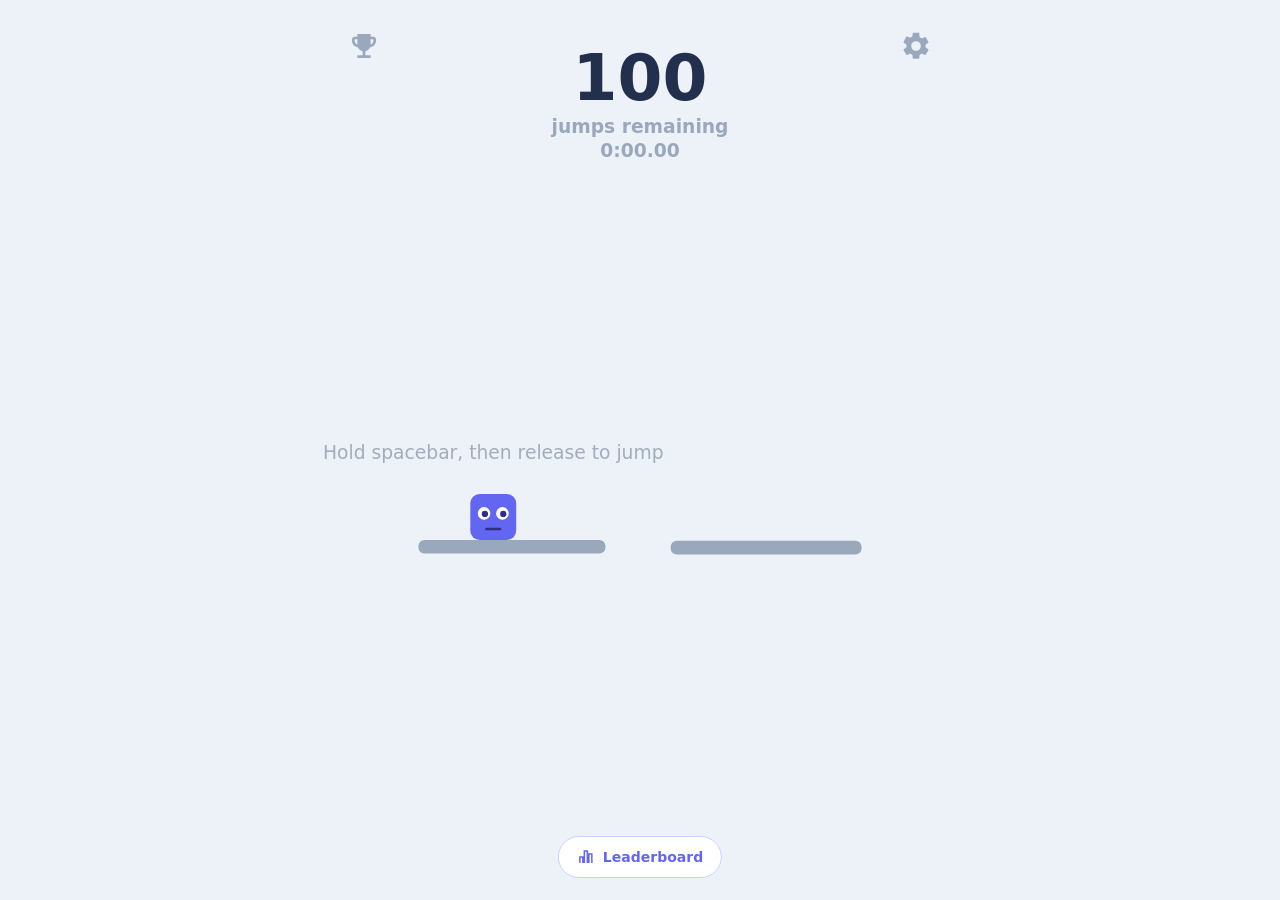
<file: public/play.html>
<!DOCTYPE html>
<html lang="en">
<head>
    <meta charset="UTF-8">
    <meta name="viewport" content="width=device-width, initial-scale=1.0, maximum-scale=1.0, user-scalable=no, viewport-fit=cover">
    <title>100 Jumps</title>

    <!-- Open Graph -->
    <meta name="description" content="Hold to charge, release to jump. Land on 100 platforms to win — but one miss and it's over. How many attempts will it take you?">
    <meta property="og:title" content="100 Jumps">
    <meta property="og:description" content="Hold to charge, release to jump. Land on 100 platforms to win — but one miss and it's over. How many attempts will it take you?">
    <meta property="og:image" content="https://hundred-jumps-recreation.braveskink19.chatgpt.site/assets/og-image.png">
    <meta property="og:url" content="https://hundred-jumps-recreation.braveskink19.chatgpt.site/">
    <meta property="og:type" content="website">
    <meta property="og:site_name" content="100 Jumps">
    <meta name="twitter:card" content="summary_large_image">
    <meta name="twitter:title" content="100 Jumps">
    <meta name="twitter:description" content="Hold to charge, release to jump. Land on 100 platforms to win — but one miss and it's over. How many attempts will it take you?">
    <meta name="twitter:image" content="https://hundred-jumps-recreation.braveskink19.chatgpt.site/assets/og-image.png">
    <link rel="canonical" href="https://hundred-jumps-recreation.braveskink19.chatgpt.site/">

    <!-- PWA -->
    <link rel="manifest" href="manifest.json">
    <meta name="theme-color" content="#EDF2F8">
    <link rel="icon" href="assets/favicon.ico" sizes="any">

    <!-- iOS Safari full-screen / transparent status bar -->
    <meta name="apple-mobile-web-app-capable" content="yes">
    <meta name="apple-mobile-web-app-status-bar-style" content="black-translucent">
    <meta name="apple-mobile-web-app-title" content="100 Jumps">
    <link rel="apple-touch-icon" href="assets/apple-touch-icon.png">

    <!-- Longitude ad SDK — runs here in the parent, off the game's thread -->




    <style>
        * { margin: 0; padding: 0; box-sizing: border-box; }
        html, body {
            width: 100%; height: 100%;
            overflow: hidden;
            background: #EDF2F8;
        }

        #game-frame {
            position: fixed;
            top: 0; bottom: 0;
            left: 50%;
            transform: translateX(-50%);
            width: 100%;
            max-width: 700px;
            height: 100%;
            border: none;
            z-index: 1;
        }

        /* ── Display ad placements ── */
        #ad-adhesion-wrap {
            position: fixed;
            bottom: 0; left: 0; right: 0;
            height: 100px;
            background: #EDF2F8;
            z-index: 100;
            display: none;
            justify-content: center;
            align-items: center;
        }
        #ad-adhesion {
            width: 320px; height: 100px;
            contain: strict;
            content-visibility: auto;
        }
        #ad-rail-left,
        #ad-rail-right {
            position: fixed;
            top: 50%;
            transform: translateY(-50%);
            width: 300px; height: 600px;
            background: #EDF2F8;
            z-index: 100;
            contain: strict;
            content-visibility: auto;
        }
        #ad-rail-left {
            right: calc(50% + 350px + 40px);
        }
        #ad-rail-right {
            left: calc(50% + 350px + 40px);
        }
        body.dark {
            background: #111827;
        }
        body.dark #ad-adhesion-wrap,
        body.dark #ad-rail-left,
        body.dark #ad-rail-right {
            background: #111827;
        }

        @media (max-width: 1024px) {
            #ad-adhesion-wrap {
                display: flex;
            }
            #game-frame {
                max-width: 100%;
                height: calc(100% - 100px);
            }
            #ad-rail-left,
            #ad-rail-right {
                display: none;
            }
        }
        @media (min-width: 1025px) and (max-width: 1399px) {
            #ad-rail-left,
            #ad-rail-right {
                display: none;
            }
        }
    </style>
</head>
<body>

<!-- Display ad slots -->
<div id="ad-adhesion-wrap"><div id="ad-adhesion"><div class='lngtd-adhesion' style="min-height:100px; align-items: center; justify-content: center; display: flex;"></div></div></div>
<div id="ad-rail-left"><div class='lngtd-leftrail' style="min-height:90px; align-items: center; justify-content: center; display: flex;"></div></div>
<div id="ad-rail-right"><div class='lngtd-rightrail' style="min-height:90px; align-items: center; justify-content: center; display: flex;"></div></div>

<!-- Game runs in a cross-origin iframe for thread isolation -->
<iframe id="game-frame" src="game.html" allow="autoplay; fullscreen"></iframe>

<script>
var gameFrame = document.getElementById('game-frame');

window.addEventListener('message', function(e) {
    var data = e.data;
    if (!data || data.channel !== 'game-ad-request') return;

    var id = data.id;
    var source = e.source;

    if (typeof lngtd === 'undefined' || !lngtd || typeof lngtd.triggerInterstitial !== 'function') {
        console.log('[AD-PARENT] SDK not available, granting reward');
        source.postMessage({ channel: 'game-ad-response', id: id, result: 'no-sdk' }, '*');
        return;
    }

    console.log('[AD-PARENT] Rewarded ad request received');

    var done = false;
    function respond(result) {
        if (done) return;
        done = true;
        console.log('[AD-PARENT] Ad result:', result);
        source.postMessage({ channel: 'game-ad-response', id: id, result: result }, '*');
    }

    lngtd.triggerInterstitial({
        type: 'reward',
        name: 'reward',
        beforeAd: function() {},
        adBreakDone: function() { respond('viewed'); },
        minViewTime: 10000,
        maxAdLength: 35000,
        maxAdBreak: 35000,
        rewardText: 'Revive in',
        rewardCloseWarningText: 'You will not be able to continue'
    }, 'reward');
});

window.addEventListener('message', function(e) {
    if (e.data && e.data.channel === 'game-theme') {
        if (e.data.background && /^#[0-9a-f]{6}$/i.test(e.data.background)) document.body.style.background = e.data.background;
        if (e.data.dark) document.body.classList.add('dark');
        else document.body.classList.remove('dark');
    }
});

gameFrame.addEventListener('load', function() { gameFrame.focus(); });
document.addEventListener('click', function() { gameFrame.focus(); });

document.addEventListener('keydown', function(e) {
    if (e.code === 'Space') {
        e.preventDefault();
        gameFrame.contentWindow.postMessage({ channel: 'key', type: 'keydown', code: 'Space' }, '*');
    }
});
document.addEventListener('keyup', function(e) {
    if (e.code === 'Space') {
        e.preventDefault();
        gameFrame.contentWindow.postMessage({ channel: 'key', type: 'keyup', code: 'Space' }, '*');
    }
});
</script>
</body>
</html>
</file>
<file: leaderboard.css>
#leaderboard-btn {
  position: absolute; bottom: 22px; left: 50%; transform: translateX(-50%);
  display: flex; align-items: center; gap: 8px; padding: 11px 18px;
  background: #fff; color: #6366f1; border: 1px solid #c7d2fe; border-radius: 24px;
  font: 700 14px -apple-system, system-ui, sans-serif; cursor: pointer; z-index: 6;
}
#leaderboard-btn svg { width: 18px; height: 18px; }
#leaderboard-overlay {
  position: absolute; inset: 0; z-index: 40; display: flex;
  align-items: center; justify-content: center; padding: 16px;
  background: rgba(15,23,42,.4); opacity: 0; pointer-events: none; transition: opacity .2s;
}
#leaderboard-overlay.show { opacity: 1; pointer-events: auto; }
#leaderboard-overlay .card { width: 100%; max-width: 430px; padding: 26px 22px 20px; max-height: calc(100% - 16px); overflow-y: auto; }
#leaderboard-overlay.show .card { transform: none; }
#leaderboard-overlay .card *, #leaderboard-overlay .card { touch-action: pan-y; }
#leaderboard-overlay .lb-subtitle { font-size: 13px; line-height: 1.5; font-weight: 500; margin-bottom: 18px; }
.lb-heading { display: flex; justify-content: space-between; align-items: center; margin-bottom: 6px; }
.lb-heading h2 { margin: 0; }
.lb-refresh { border: 0; background: transparent; color: #6366f1; font-size: 13px; font-weight: 700; padding: 8px; cursor: pointer; }
.lb-columns, .lb-row { display: grid; grid-template-columns: 32px minmax(0,1fr) 90px; align-items: center; gap: 8px; text-align: left; }
.lb-columns { color: #64748b; font-size: 11px; font-weight: 700; text-transform: uppercase; letter-spacing: .7px; padding: 0 0 9px; }
.lb-columns span:last-child, .lb-time { text-align: right; font-variant-numeric: tabular-nums; }
.lb-row { padding: 13px 0; border-top: 1px solid #e2e8f0; font-size: 14px; color: #334155; }
.lb-rank { color: #94a3b8; font-weight: 700; }
.lb-row:nth-child(-n+3) .lb-rank { color: #d97706; }
.lb-name { font-weight: 700; overflow-wrap: anywhere; }
.lb-date { display: block; color: #94a3b8; font-size: 11px; font-weight: 500; margin-top: 3px; }
.lb-time { color: #6366f1; font-weight: 800; }
#leaderboard-status { font-size: 13px; color: #64748b; line-height: 1.5; padding: 14px 0; }
#leaderboard-status:empty { display: none; }
#leaderboard-overlay .lb-rule { font-size: 11px; line-height: 1.5; margin: 14px 0; font-weight: 500; }
#leaderboard-overlay .btn-ghost { margin-top: 8px; }
#ranked-finish { margin: 0 0 18px; }
#ranked-finish[hidden], #ranked-name-fields[hidden] { display: none; }
#ranked-finish p { font-size: 12px; line-height: 1.5; font-weight: 500; margin: 8px 0 12px; }
#ranked-finish label { display: block; text-align: left; font-size: 13px; color: #64748b; font-weight: 600; margin-bottom: 7px; }
#leaderboard-name { width: 100%; border: 1px solid #cbd5e1; border-radius: 12px; padding: 12px; font: 16px -apple-system, system-ui, sans-serif; background: #f8fafc; color: #334155; user-select: text; touch-action: auto; }
#leaderboard-name:focus { outline: 2px solid #6366f1; outline-offset: 2px; }
#ranked-submit { margin-top: 10px; }
#ranked-submit:disabled { opacity: .55; cursor: default; }
#modal .card { max-height: calc(100% - 32px); overflow-y: auto; }
#modal .card .modal-avatar { margin-top: 0; }
#modal .card *, #modal .card { touch-action: pan-y; }
#modal input { touch-action: auto; }
.dark #leaderboard-btn { background: #1e293b; border-color: #334155; color: #a5b4fc; }
.dark .lb-row { border-color: #334155; color: #e2e8f0; }
.dark .lb-time, .dark .lb-refresh { color: #a5b4fc; }
.dark #leaderboard-name { background: #111827; border-color: #475569; color: #f1f5f9; }
</file>
<file: settings.css>
/* Settings studio: a stable interface around the player's custom palette. */
#settings-overlay { z-index: 45; background: rgb(3 7 18 / .58); backdrop-filter: blur(12px); padding: 16px; }
#settings-overlay[inert] { visibility: hidden; }
#studio-shell { position:relative; --studio-bg:#101725; --studio-raised:#182233; --studio-input:#111a2a; --studio-line:#2a3547; --studio-text:#eef2fa; --studio-muted:#91a0b7; --studio-accent:#a5a1ff; color:var(--studio-text); background:var(--studio-bg); width:min(720px,100%); height:min(760px,100%); display:flex; flex-direction:column; border:1px solid var(--studio-line); border-radius:24px; box-shadow:0 28px 100px #0007; overflow:hidden; text-align:left; font-family:-apple-system,BlinkMacSystemFont,'Segoe UI',sans-serif; }
#studio-shell[data-theme=light] { --studio-bg:#fff; --studio-raised:#f6f7fb; --studio-input:#fff; --studio-line:#e4e7ee; --studio-text:#1d2739; --studio-muted:#788397; --studio-accent:#6358df; }
#settings-overlay #studio-shell * { box-sizing:border-box; touch-action:pan-y; }
#settings-overlay #studio-shell input { touch-action:auto; }
#studio-shell button,#studio-shell input { font:inherit; }
#studio-shell button { cursor:pointer; }
#studio-shell button:focus-visible,#studio-shell input:focus-visible { outline:2px solid var(--studio-accent); outline-offset:3px; }
.studio-header { padding:23px 26px 20px; display:flex; align-items:center; justify-content:space-between; border-bottom:1px solid var(--studio-line); flex-shrink:0; gap:12px; }
.studio-eyebrow { font-size:9px; letter-spacing:2px; font-weight:800; color:var(--studio-accent); margin-bottom:5px; }
#studio-shell h2 { font-size:25px; letter-spacing:-.8px; font-weight:750; line-height:1.1; margin:0; }
.studio-header-meta { display:flex; gap:16px; align-items:center; }
#studio-save-state { color:var(--studio-muted); font-size:11px; }
#studio-close { border:1px solid var(--studio-line); border-radius:10px; width:34px; height:34px; background:transparent; color:var(--studio-muted); font-size:21px; line-height:1; }
.studio-body { display:grid; grid-template-columns:155px minmax(0,1fr); min-height:0; flex:1; }
.studio-sidebar { border-right:1px solid var(--studio-line); padding:20px 12px; display:flex; flex-direction:column; gap:10px; }
#studio-navigation { display:flex; flex-direction:column; gap:6px; }
#studio-navigation button { display:flex; align-items:center; gap:10px; padding:12px 10px; border:0; border-radius:10px; color:var(--studio-muted); background:transparent; text-align:left; font-size:12px; font-weight:600; white-space:nowrap; }
#studio-navigation svg { width:18px; height:18px; flex-shrink:0; }
#studio-navigation button[aria-selected=true] { background:rgb(125 113 246 / .12); color:var(--studio-accent); }
#studio-navigation button:hover { background:rgb(125 113 246 / .08); }
.studio-sidebar-foot { margin-top:auto; padding:16px 8px 2px; font-size:10px; color:var(--studio-muted); line-height:1.6; }
.studio-sidebar-foot strong { color:var(--studio-text); font-size:10px; letter-spacing:1px; }
#studio-panels { padding:24px; overflow-y:auto; overscroll-behavior:contain; min-height:0; scrollbar-width:thin; scrollbar-color:var(--studio-line) transparent; }
#studio-panels section[hidden] { display:none; }
.studio-page-heading { margin-bottom:20px; }
#studio-shell h3 { font-size:19px; font-weight:700; letter-spacing:-.4px; margin:0 0 5px; }
.studio-page-heading p { font-size:12px; line-height:1.5; color:var(--studio-muted); margin:0; }
.studio-preview { position:relative; height:158px; border-radius:14px; background:var(--preview-background); overflow:hidden; border:1px solid rgb(128 128 128 / .18); margin-bottom:22px; }
.studio-preview-top { position:absolute; top:12px; left:14px; right:14px; display:flex; justify-content:space-between; font-size:8px; letter-spacing:1px; font-weight:800; color:var(--preview-hint); }
.studio-preview-score { position:absolute; top:27px; left:0; right:0; text-align:center; font-weight:800; font-size:34px; letter-spacing:-1.4px; line-height:1.15; color:var(--preview-score); }
.studio-preview-score small { display:block; font-size:8px; letter-spacing:0; color:var(--preview-secondary); font-weight:600; }
.studio-preview-character { position:absolute; bottom:34px; left:26%; width:var(--preview-size); height:var(--preview-size); border-radius:var(--preview-radius); background:var(--preview-character); display:flex; justify-content:center; gap:6px; padding-top:12px; }
.studio-preview-character i { width:calc(var(--preview-eye) * 2); height:calc(var(--preview-eye) * 2); max-width:15px; max-height:15px; border-radius:50%; background:var(--preview-eyeWhite); position:relative; }
.studio-preview-character i:after { content:''; width:50%; height:50%; position:absolute; top:28%; left:30%; background:var(--preview-pupil); border-radius:50%; }
.studio-preview-character b { position:absolute; bottom:9px; width:12px; height:2px; border-radius:2px; background:var(--preview-pupil); }
.studio-preview-platform { position:absolute; height:var(--preview-thickness); border-radius:var(--preview-platform-radius); background:var(--preview-platform); }
.studio-preview-platform.one { bottom:26px; left:13%; width:39%; }
.studio-preview-platform.two { bottom:31px; left:65%; width:30%; }
.studio-section-heading { display:flex; justify-content:space-between; align-items:baseline; gap:10px; margin-bottom:12px; }
#studio-shell h4 { font-size:11px; font-weight:700; margin:0; letter-spacing:.15px; }
.studio-section-heading>span { font-size:9px; color:var(--studio-muted); }
.studio-presets { display:grid; grid-template-columns:repeat(5,minmax(0,1fr)); gap:8px; margin-bottom:25px; }
.studio-presets button { padding:4px 4px 8px; border:1px solid var(--studio-line); background:transparent; border-radius:10px; color:var(--studio-muted); font-size:9px!important; }
.studio-presets button[aria-pressed=true] { border-color:var(--studio-accent); color:var(--studio-text); box-shadow:0 0 0 1px var(--studio-accent); }
.studio-preset-art { display:block; position:relative; height:35px; border-radius:6px; margin-bottom:7px; overflow:hidden; }
.studio-preset-art i { position:absolute; width:14px; height:14px; border-radius:4px; left:35%; bottom:10px; }
.studio-preset-art b { position:absolute; width:68%; height:3px; left:16%; bottom:7px; border-radius:2px; }
.studio-colors { display:grid; grid-template-columns:1fr 1fr; gap:8px; margin-bottom:24px; }
.studio-color { display:flex; align-items:center; gap:10px; border:1px solid var(--studio-line); border-radius:10px; padding:10px; min-width:0; background:var(--studio-raised); }
.studio-swatch { flex-shrink:0; position:relative; display:block; width:30px; height:30px; border-radius:9px; background:var(--swatch); border:1px solid rgb(128 128 128 / .3); overflow:hidden; cursor:pointer; }
.studio-swatch input { width:100%; height:100%; opacity:0; position:absolute; inset:0; cursor:pointer; }
.studio-color>div { min-width:0; flex:1; }
.studio-color>div>label { display:block; font-size:10px; font-weight:600; white-space:nowrap; color:var(--studio-text); }
.studio-color input[data-hex] { background:transparent; border:0; font-size:10px!important; color:var(--studio-muted); width:100%; padding:4px 0 0; font-family:ui-monospace,SFMono-Regular,monospace!important; user-select:text; }
.studio-color input:invalid { color:#f87171; }
.studio-group { margin-top:24px; }
.studio-group-body { border:1px solid var(--studio-line); border-radius:13px; overflow:hidden; background:var(--studio-raised); }
.studio-range-row { padding:14px; }
.studio-range-row+.studio-range-row,.studio-toggle-row+.studio-toggle-row,.studio-range-row+.studio-toggle-row,.studio-toggle-row+.studio-range-row { border-top:1px solid var(--studio-line); }
.studio-range-heading { display:flex; justify-content:space-between; align-items:center; gap:10px; margin-bottom:12px; }
.studio-range-heading>label { font-size:11px; font-weight:600; color:var(--studio-text); }
.studio-number { border:1px solid var(--studio-line); background:var(--studio-input); border-radius:7px; padding:6px 8px; display:flex; align-items:center; gap:4px; }
.studio-number input { min-width:0; width:46px; padding:0; border:0; background:transparent; color:var(--studio-text); font-size:11px!important; font-weight:600!important; text-align:right; -moz-appearance:textfield; appearance:textfield; user-select:text; }
.studio-number input::-webkit-inner-spin-button { appearance:none; }
.studio-number span { font-size:9px; color:var(--studio-muted); }
#studio-shell input[type=range] { display:block; width:100%; height:4px; border-radius:5px; appearance:none; background:var(--studio-line); accent-color:var(--studio-accent); cursor:pointer; }
#studio-shell input[type=range]::-webkit-slider-thumb { appearance:none; width:12px; height:12px; border-radius:50%; background:var(--studio-accent); border:2px solid var(--studio-bg); box-shadow:0 0 0 1px var(--studio-accent); }
#studio-shell input[type=range]::-moz-range-thumb { width:10px; height:10px; border:0; border-radius:50%; background:var(--studio-accent); }
#studio-shell .studio-field-help { font-size:10px; line-height:1.5; color:var(--studio-muted); margin:0; }
.studio-toggle-row { display:flex; align-items:center; justify-content:space-between; gap:14px; padding:14px; }
.studio-toggle-row label { font-size:11px; font-weight:600; }
.studio-toggle-row p { margin:4px 0 0; font-size:10px; line-height:1.5; color:var(--studio-muted); max-width:240px; }
.studio-switch { width:34px; height:20px; padding:3px; border:0; border-radius:12px; background:var(--studio-line); flex-shrink:0; }
.studio-switch span { display:block; width:14px; height:14px; border-radius:50%; background:#fff; transition:transform .15s; box-shadow:0 1px 3px #0002; }
.studio-switch[aria-checked=true] { background:#7569ee; }
.studio-switch[aria-checked=true] span { transform:translateX(14px); }
.studio-footer { flex-shrink:0; padding:16px 22px; border-top:1px solid var(--studio-line); display:flex; align-items:center; gap:16px; background:var(--studio-bg); }
.studio-footer-meta { flex:1; min-width:0; }
#studio-rule-status { display:inline-flex; align-items:center; gap:5px; font-size:10px; font-weight:600; color:var(--studio-muted); }
#studio-rule-status:before { content:''; width:5px; height:5px; background:#fbbf24; border-radius:50%; }
#studio-rule-status[data-ranked=true]:before { background:#34d399; }
#studio-save-hint { font-size:9px; color:var(--studio-muted); line-height:1.5; margin:4px 0 0; max-width:275px; }
.studio-footer-actions { display:flex; gap:8px; align-items:center; }
#studio-shell .studio-secondary,#studio-shell .studio-primary { border-radius:9px; padding:10px 15px; font-size:11px; font-weight:650; white-space:nowrap; }
#studio-shell .studio-secondary { background:transparent; border:1px solid var(--studio-line); color:var(--studio-muted); }
#studio-shell .studio-primary { border:1px solid #8c80ff; background:#7569ee; color:#fff; box-shadow:0 2px 8px #7569ee22; }
.studio-text-button { background:transparent; border:0; color:var(--studio-muted); font-size:10px!important; padding:12px 8px; text-align:left; }
.studio-text-button:hover { color:var(--studio-text); }
#studio-reset { margin-top:8px; }
body .btn-main { background:var(--game-accent,#6366f1); color:var(--game-accent-ink,#fff); }
body .btn-ghost { color:var(--game-accent,#6366f1); }
@media(max-width:580px) {
  #settings-overlay { padding:10px; }
  #studio-shell { border-radius:18px; }
  .studio-header { padding:18px; }
  #studio-save-state { display:none; }
  .studio-body { display:flex; flex-direction:column; }
  .studio-sidebar { border-right:0; border-bottom:1px solid var(--studio-line); padding:8px; }
  #studio-navigation { flex-direction:row; gap:3px; }
  #studio-navigation button { flex:1; justify-content:center; flex-direction:column; gap:5px; padding:9px 4px; font-size:9px; border-radius:8px; }
  #studio-navigation svg { width:17px; height:17px; }
  .studio-sidebar-foot { display:none; }
  #studio-reset { position:absolute; right:63px; top:24px; margin:0; font-size:9px!important; }
  #studio-panels { padding:18px; flex:1; }
  .studio-footer { padding:12px 15px; gap:8px; }
  #studio-save-hint { font-size:8px; max-width:175px; }
  #studio-shell .studio-secondary,#studio-shell .studio-primary { font-size:10px; padding:10px; }
  .studio-section-heading>span { font-size:8px; }
}
@media(prefers-reduced-motion:reduce) { .studio-switch span { transition:none; } }

.studio-preview-feedback { position:absolute; left:0; right:0; top:82px; display:flex; justify-content:center; align-items:center; gap:7px; font-size:9px; }
.studio-preview-feedback span { color:var(--preview-perfect); }
.studio-preview-feedback i { color:var(--preview-streak); font-style:normal; }
.studio-preview-feedback b { color:var(--preview-life); font-weight:normal; }
#studio-preview-mode { color:var(--preview-accent); }
@media(max-width:580px) { #studio-reset { position:static; padding:6px 8px; text-align:right; margin:0; } }
@media(max-width:380px) { .studio-colors { grid-template-columns:1fr; } .studio-eyebrow { font-size:8px; letter-spacing:1.2px; } }

#studio-shell .studio-primary { background:var(--studio-accent); color:var(--studio-accent-ink,#fff); border-color:color-mix(in srgb,var(--studio-accent),var(--studio-text) 20%); box-shadow:none; }
#studio-navigation button[aria-selected=true] { color:color-mix(in srgb,var(--studio-accent),var(--studio-text) 25%); background:color-mix(in srgb,var(--studio-accent) 12%,transparent); }
.studio-switch[aria-checked=true] { background:var(--studio-accent); }
.studio-switch[aria-checked=true] span { background:var(--studio-accent-ink,#fff); }
#leaderboard-btn,.dark #leaderboard-btn,.lb-time,.dark .lb-time,.lb-refresh,.dark .lb-refresh { color:var(--game-accent,#a5b4fc); }
.ls-dot.active,.dark .ls-dot.active { background:var(--game-accent,#6366f1); }

.studio-goal-mode { margin-bottom:22px; }
.studio-mode-buttons { display:grid; grid-template-columns:1fr 1fr; gap:8px; }
.studio-mode-buttons button { border:1px solid var(--studio-line); border-radius:11px; padding:13px; background:var(--studio-raised); color:var(--studio-muted); text-align:left; }
.studio-mode-buttons button[aria-pressed=true] { border-color:var(--studio-accent); background:color-mix(in srgb,var(--studio-accent) 9%,var(--studio-raised)); color:var(--studio-text); }
.studio-mode-buttons strong { display:block; font-size:12px; font-weight:650; margin-bottom:4px; }
.studio-mode-buttons span { font-size:10px; line-height:1.4; }
.studio-mystery-range { background:var(--studio-raised); border:1px solid var(--studio-line); border-radius:12px; padding:14px; margin-top:10px; }
.studio-mystery-range[hidden],.studio-range-row[hidden] { display:none; }
.studio-mystery-range>p { font-size:11px; line-height:1.6; color:var(--studio-muted); margin:0 0 14px; }
.studio-range-inputs { display:grid; grid-template-columns:minmax(0,1fr) 20px minmax(0,1fr); align-items:end; gap:10px; }
.studio-range-inputs label { font-size:10px; font-weight:600; color:var(--studio-muted); }
.studio-range-inputs input { display:block; width:100%; border:1px solid var(--studio-line); border-radius:8px; background:var(--studio-input); color:var(--studio-text); padding:10px; font-size:14px!important; font-weight:650!important; margin-top:7px; user-select:text; }
.studio-range-inputs>span { padding-bottom:12px; text-align:center; color:var(--studio-muted); }
#mystery-range-error { color:#f87171; font-size:10px; line-height:1.5; margin-top:10px; }
#mystery-range-error:empty { display:none; }
</file>
